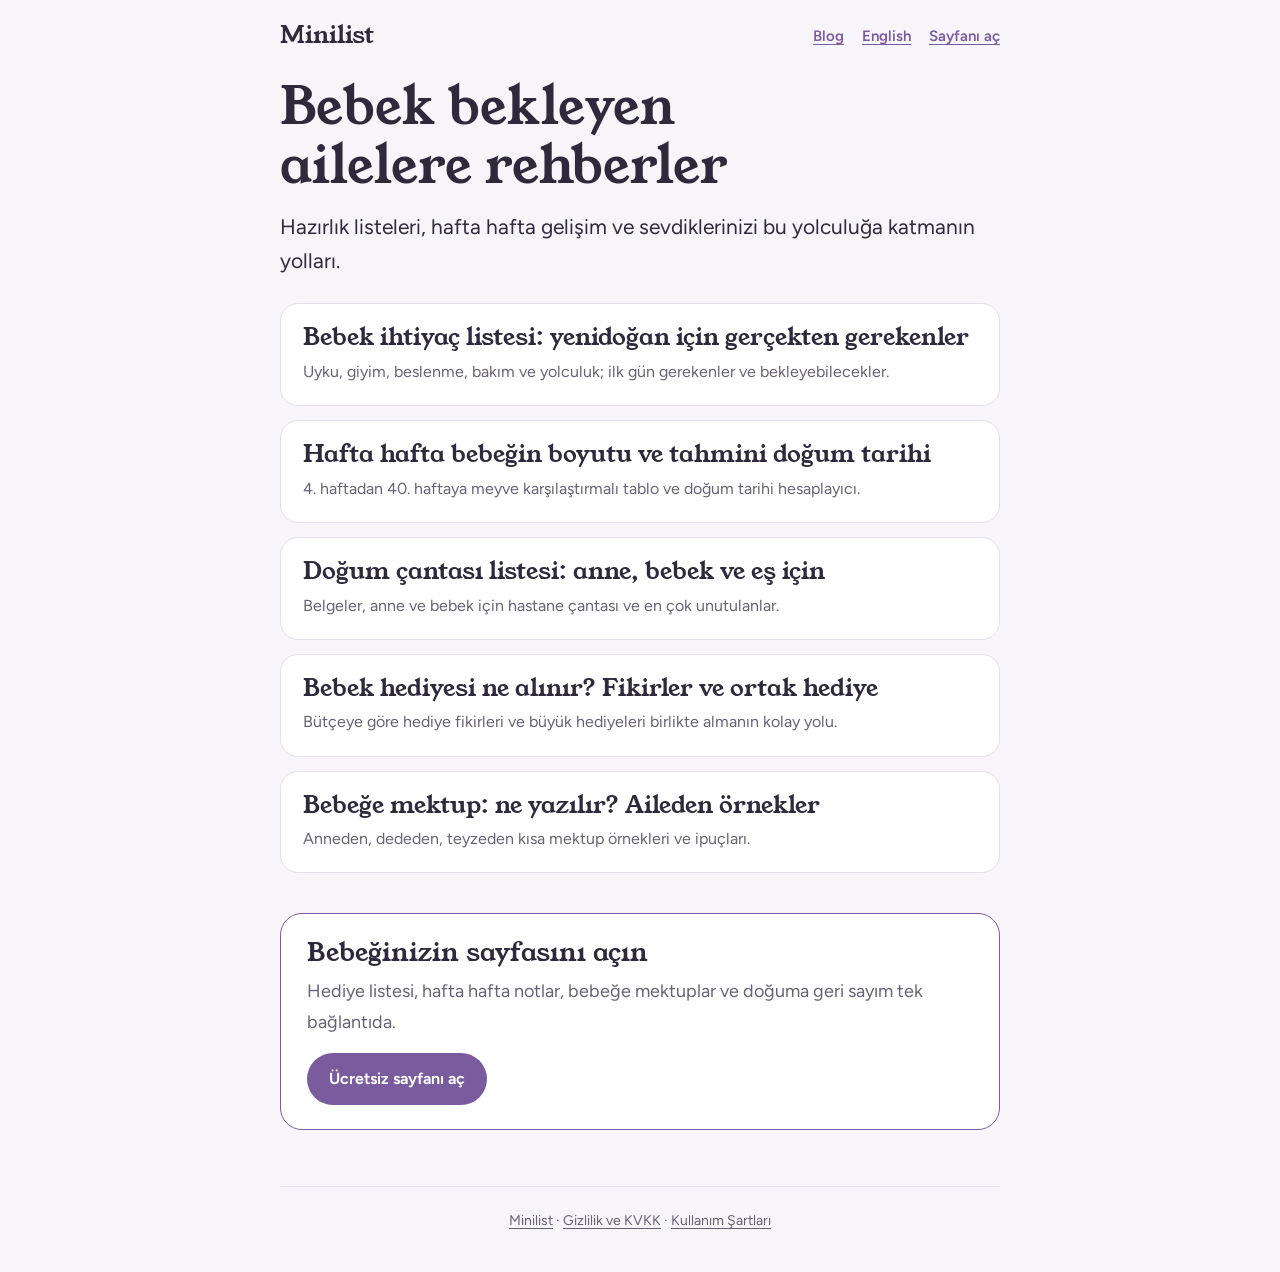
<file: blog/index.html>
<!DOCTYPE html>
<html lang="tr"><head><meta charset="UTF-8"><meta name="viewport" content="width=device-width,initial-scale=1">
<title>Blog: Hamilelik, Bebek Hazırlığı ve Aile Rehberleri | Minilist</title>
<meta name="description" content="Bebek ihtiyaç listesi, doğum çantası, hafta hafta bebeğin boyutu, bebek hediyesi fikirleri ve bebeğe mektup örnekleri. Bebek bekleyen ailelere pratik rehberler.">
<link rel="canonical" href="https://minilist-flame.vercel.app/blog">
<link rel="alternate" hreflang="tr" href="https://minilist-flame.vercel.app/blog"><link rel="alternate" hreflang="en" href="https://minilist-flame.vercel.app/en/blog"><link rel="alternate" hreflang="x-default" href="https://minilist-flame.vercel.app/blog">
<meta property="og:type" content="website"><meta property="og:title" content="Minilist Blog: Bebek bekleyen ailelere rehberler"><meta property="og:url" content="https://minilist-flame.vercel.app/blog"><meta property="og:locale" content="tr_TR">
<meta name="theme-color" content="#F7F5F9">
<link rel="stylesheet" href="/blog/blog.css">
</head><body>
<header class="top"><a class="logo" href="/">Minilist</a><nav><a href="/blog">Blog</a><a href="/en/blog" hreflang="en" lang="en">English</a><a href="/#/">Sayfanı aç</a></nav></header>
<main>
<h1>Bebek bekleyen ailelere rehberler</h1>
<p class="lead">Hazırlık listeleri, hafta hafta gelişim ve sevdiklerinizi bu yolculuğa katmanın yolları.</p>
<ul class="cards">
<li><a href="/blog/bebek-ihtiyac-listesi"><h2>Bebek ihtiyaç listesi: yenidoğan için gerçekten gerekenler</h2><p>Uyku, giyim, beslenme, bakım ve yolculuk; ilk gün gerekenler ve bekleyebilecekler.</p></a></li>
<li><a href="/blog/hafta-hafta-bebek-boyutu"><h2>Hafta hafta bebeğin boyutu ve tahmini doğum tarihi</h2><p>4. haftadan 40. haftaya meyve karşılaştırmalı tablo ve doğum tarihi hesaplayıcı.</p></a></li>
<li><a href="/blog/dogum-cantasi-listesi"><h2>Doğum çantası listesi: anne, bebek ve eş için</h2><p>Belgeler, anne ve bebek için hastane çantası ve en çok unutulanlar.</p></a></li>
<li><a href="/blog/bebek-hediyesi-ne-alinir"><h2>Bebek hediyesi ne alınır? Fikirler ve ortak hediye</h2><p>Bütçeye göre hediye fikirleri ve büyük hediyeleri birlikte almanın kolay yolu.</p></a></li>
<li><a href="/blog/bebege-mektup-ornekleri"><h2>Bebeğe mektup: ne yazılır? Aileden örnekler</h2><p>Anneden, dededen, teyzeden kısa mektup örnekleri ve ipuçları.</p></a></li>
</ul>
<section class="cta"><h2>Bebeğinizin sayfasını açın</h2><p>Hediye listesi, hafta hafta notlar, bebeğe mektuplar ve doğuma geri sayım tek bağlantıda.</p><a class="btn" href="/#/">Ücretsiz sayfanı aç</a></section>
</main>
<footer class="foot"><a href="/">Minilist</a> · <a href="/#/privacy">Gizlilik ve KVKK</a> · <a href="/#/terms">Kullanım Şartları</a></footer>
</body></html>
</file>
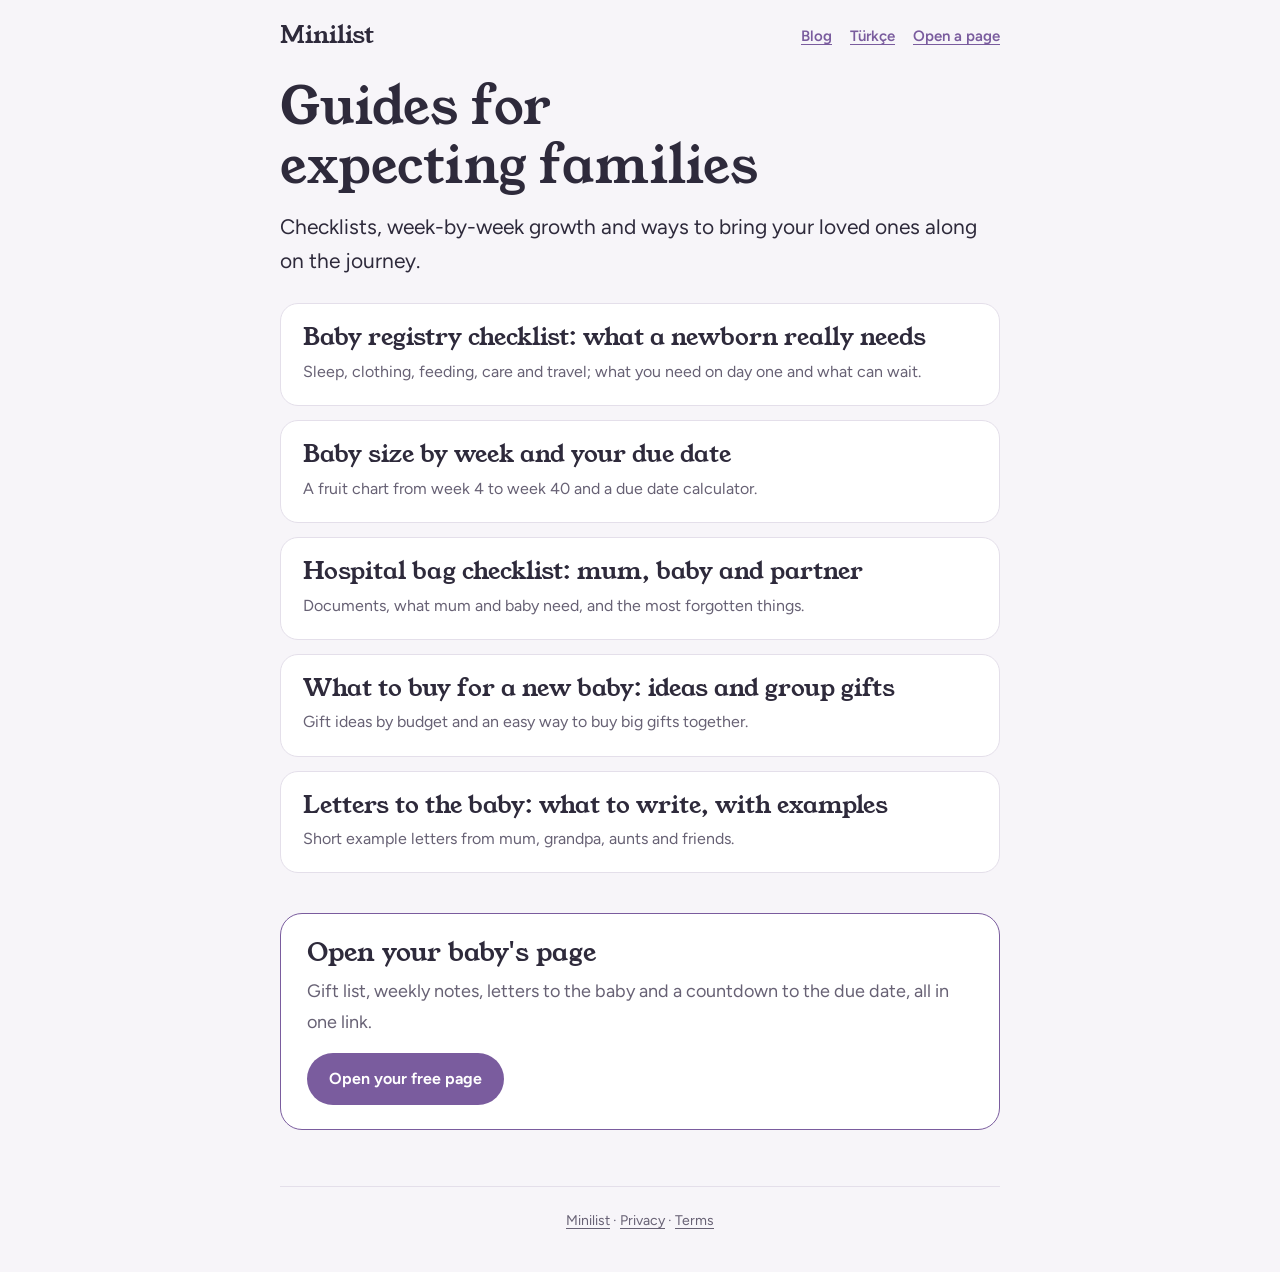
<file: en/blog/index.html>
<!DOCTYPE html>
<html lang="en"><head><meta charset="UTF-8"><meta name="viewport" content="width=device-width,initial-scale=1">
<title>Blog: Pregnancy, Getting Ready for Baby and Family Guides | Minilist</title>
<meta name="description" content="Baby registry checklist, hospital bag list, baby size by week, baby gift ideas and letters to baby. Practical guides for expecting families.">
<link rel="canonical" href="https://minilist-flame.vercel.app/en/blog">
<link rel="alternate" hreflang="en" href="https://minilist-flame.vercel.app/en/blog"><link rel="alternate" hreflang="tr" href="https://minilist-flame.vercel.app/blog"><link rel="alternate" hreflang="x-default" href="https://minilist-flame.vercel.app/blog">
<meta property="og:type" content="website"><meta property="og:title" content="Minilist Blog: Guides for expecting families"><meta property="og:url" content="https://minilist-flame.vercel.app/en/blog"><meta property="og:locale" content="en_US">
<meta name="theme-color" content="#F7F5F9">
<link rel="stylesheet" href="/blog/blog.css">
</head><body>
<header class="top"><a class="logo" href="/">Minilist</a><nav><a href="/en/blog">Blog</a><a href="/blog" hreflang="tr" lang="tr">Türkçe</a><a href="/#/">Open a page</a></nav></header>
<main>
<h1>Guides for expecting families</h1>
<p class="lead">Checklists, week-by-week growth and ways to bring your loved ones along on the journey.</p>
<ul class="cards">
<li><a href="/en/blog/baby-registry-checklist"><h2>Baby registry checklist: what a newborn really needs</h2><p>Sleep, clothing, feeding, care and travel; what you need on day one and what can wait.</p></a></li>
<li><a href="/en/blog/baby-size-by-week"><h2>Baby size by week and your due date</h2><p>A fruit chart from week 4 to week 40 and a due date calculator.</p></a></li>
<li><a href="/en/blog/hospital-bag-checklist"><h2>Hospital bag checklist: mum, baby and partner</h2><p>Documents, what mum and baby need, and the most forgotten things.</p></a></li>
<li><a href="/en/blog/baby-gift-ideas"><h2>What to buy for a new baby: ideas and group gifts</h2><p>Gift ideas by budget and an easy way to buy big gifts together.</p></a></li>
<li><a href="/en/blog/letters-to-baby"><h2>Letters to the baby: what to write, with examples</h2><p>Short example letters from mum, grandpa, aunts and friends.</p></a></li>
</ul>
<section class="cta"><h2>Open your baby's page</h2><p>Gift list, weekly notes, letters to the baby and a countdown to the due date, all in one link.</p><a class="btn" href="/#/">Open your free page</a></section>
</main>
<footer class="foot"><a href="/">Minilist</a> · <a href="/#/privacy">Privacy</a> · <a href="/#/terms">Terms</a></footer>
</body></html>
</file>
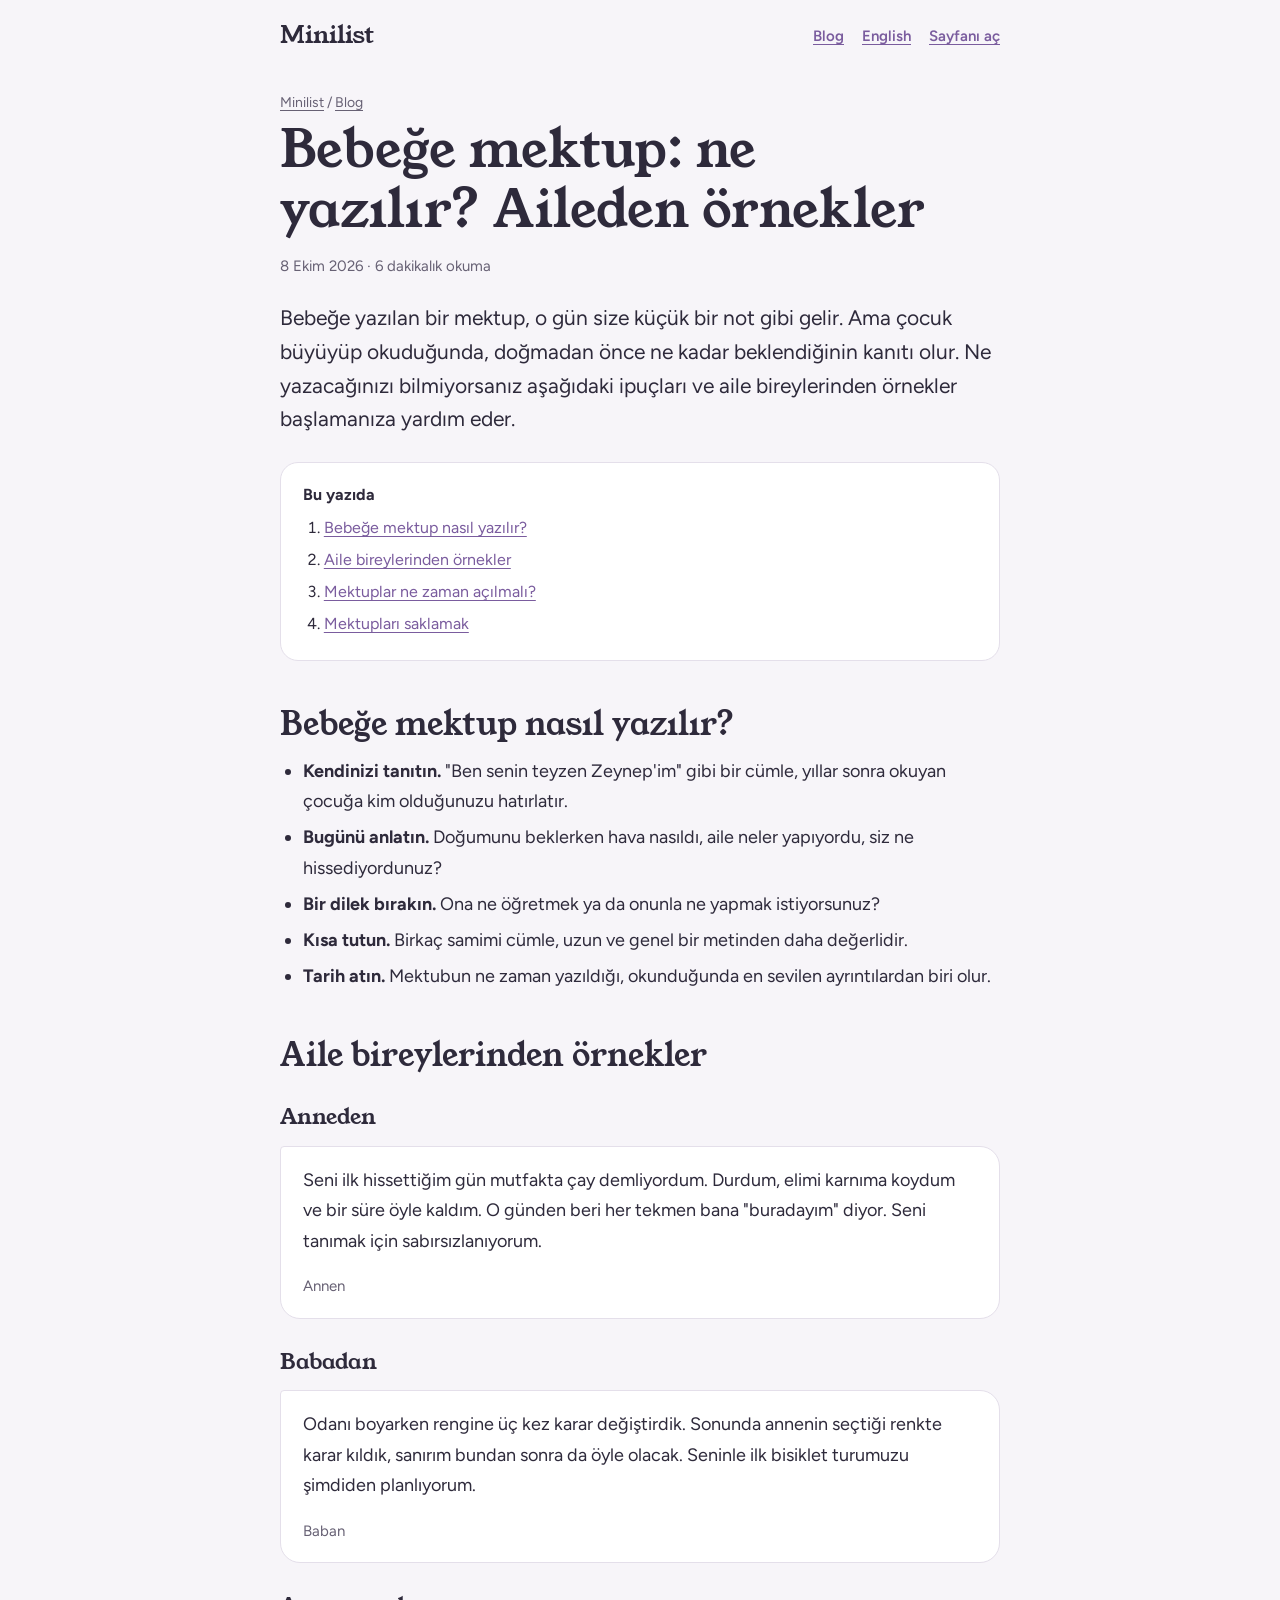
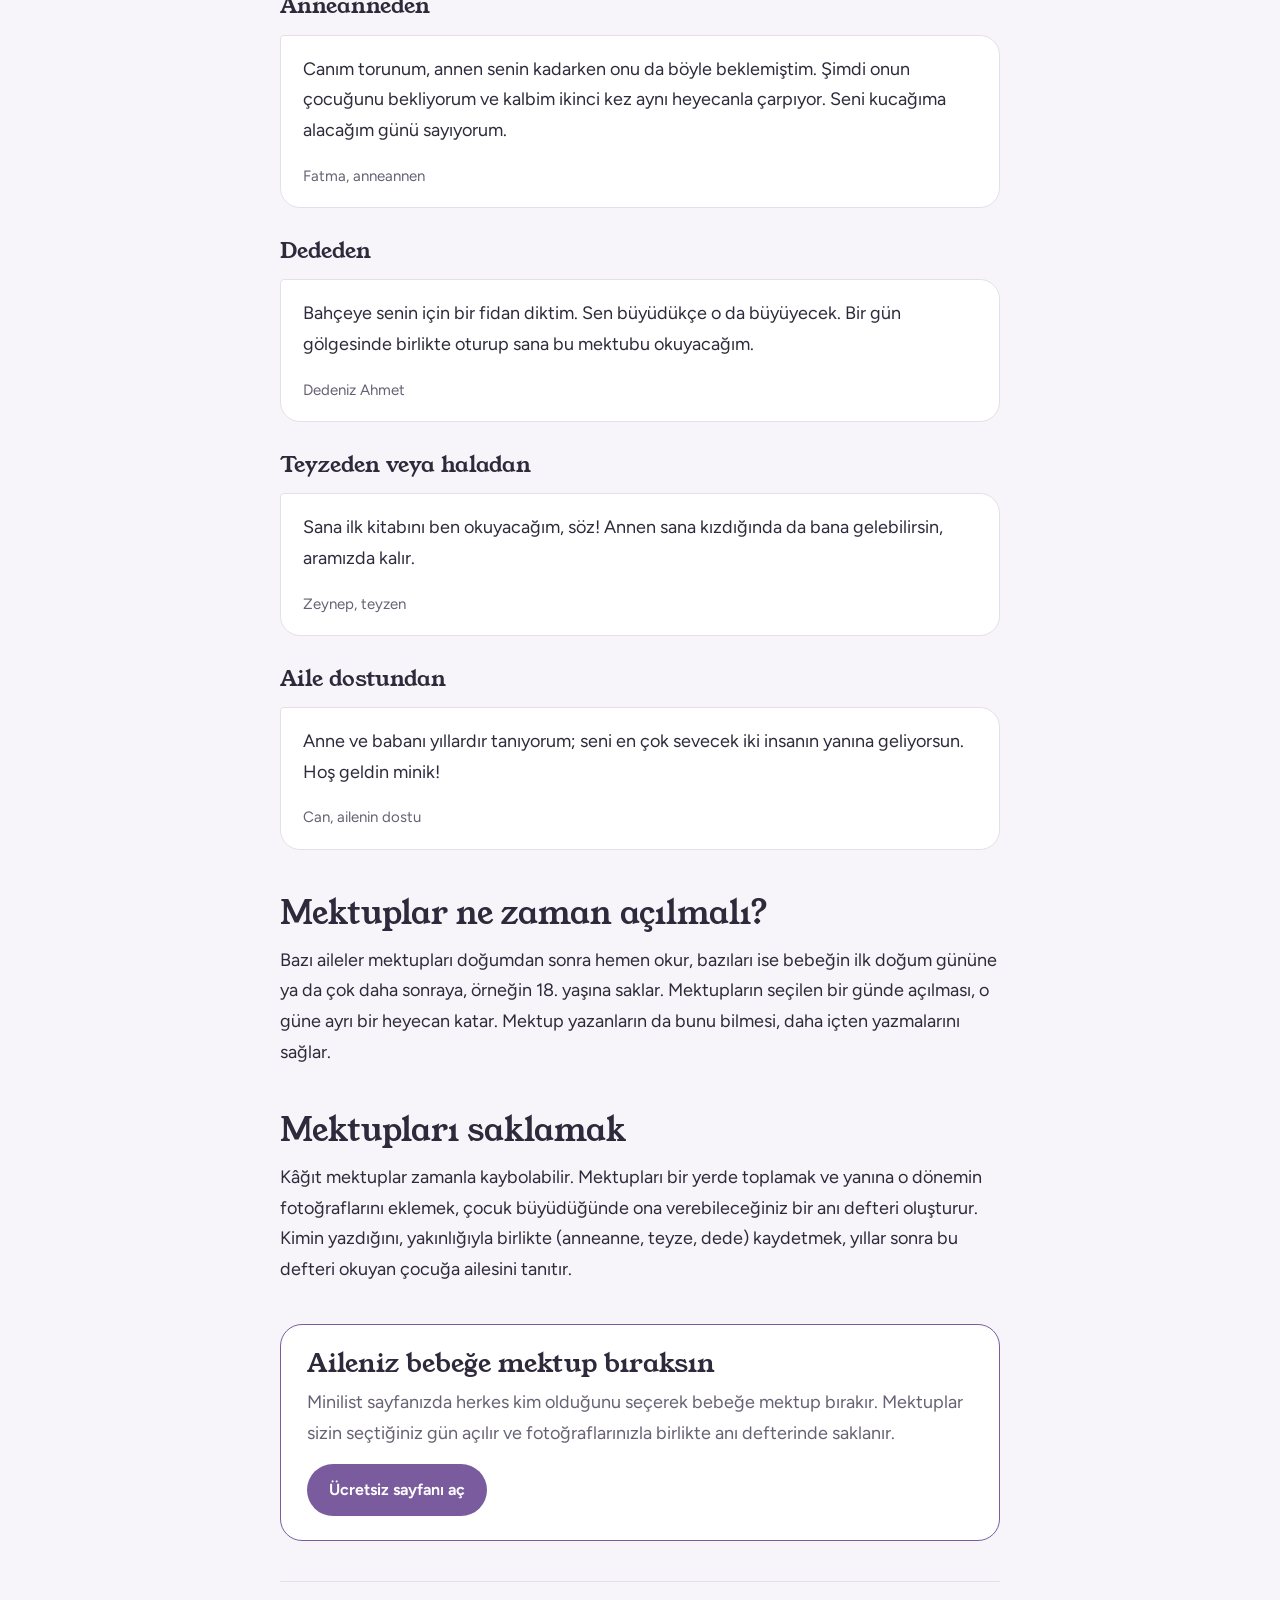
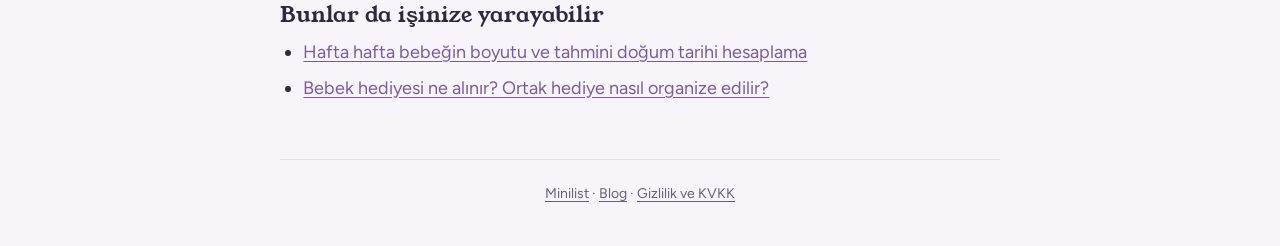
<file: blog/bebege-mektup-ornekleri.html>
<!DOCTYPE html>
<html lang="tr"><head><meta charset="UTF-8"><meta name="viewport" content="width=device-width,initial-scale=1">
<title>Bebeğe Mektup Örnekleri: Anneden, Anneanneden, Teyzeden Ne Yazılır? | Minilist</title>
<meta name="description" content="Doğmamış ya da yeni doğan bebeğe mektup nasıl yazılır? Anne, baba, anneanne, dede, teyze ve aile dostları için kısa bebeğe mektup örnekleri ve ipuçları.">
<link rel="canonical" href="https://minilist-flame.vercel.app/blog/bebege-mektup-ornekleri">
<link rel="alternate" hreflang="tr" href="https://minilist-flame.vercel.app/blog/bebege-mektup-ornekleri"><link rel="alternate" hreflang="en" href="https://minilist-flame.vercel.app/en/blog/letters-to-baby"><link rel="alternate" hreflang="x-default" href="https://minilist-flame.vercel.app/blog/bebege-mektup-ornekleri">
<meta property="og:type" content="article"><meta property="og:title" content="Bebeğe Mektup Örnekleri ve Ne Yazılır?"><meta property="og:description" content="Anneden, anneanneden, teyzeden bebeğe kısa mektup örnekleri."><meta property="og:url" content="https://minilist-flame.vercel.app/blog/bebege-mektup-ornekleri"><meta property="og:locale" content="tr_TR">
<meta name="theme-color" content="#F7F5F9">
<link rel="stylesheet" href="/blog/blog.css">
<script type="application/ld+json">{"@context":"https://schema.org","@graph":[{"@type":"Article","headline":"Bebeğe Mektup Örnekleri: Anneden, Anneanneden, Teyzeden Ne Yazılır?","description":"Bebeğe mektup nasıl yazılır? Aile bireyleri için kısa mektup örnekleri.","datePublished":"2026-10-08","dateModified":"2026-10-08","inLanguage":"tr","author":{"@type":"Organization","name":"Minilist"},"publisher":{"@type":"Organization","name":"Minilist","url":"https://minilist-flame.vercel.app/"},"mainEntityOfPage":"https://minilist-flame.vercel.app/blog/bebege-mektup-ornekleri"},{"@type":"BreadcrumbList","itemListElement":[{"@type":"ListItem","position":1,"name":"Minilist","item":"https://minilist-flame.vercel.app/"},{"@type":"ListItem","position":2,"name":"Blog","item":"https://minilist-flame.vercel.app/blog"},{"@type":"ListItem","position":3,"name":"Bebeğe mektup örnekleri"}]}]}</script>
</head><body>
<header class="top"><a class="logo" href="/">Minilist</a><nav><a href="/blog">Blog</a><a href="/en/blog/letters-to-baby" hreflang="en" lang="en">English</a><a href="/#/">Sayfanı aç</a></nav></header>
<main>
<p class="crumb"><a href="/">Minilist</a> / <a href="/blog">Blog</a></p>
<article>
<h1>Bebeğe mektup: ne yazılır? Aileden örnekler</h1>
<p class="meta">8 Ekim 2026 · 6 dakikalık okuma</p>
<p class="lead">Bebeğe yazılan bir mektup, o gün size küçük bir not gibi gelir. Ama çocuk büyüyüp okuduğunda, doğmadan önce ne kadar beklendiğinin kanıtı olur. Ne yazacağınızı bilmiyorsanız aşağıdaki ipuçları ve aile bireylerinden örnekler başlamanıza yardım eder.</p>
<nav class="toc" aria-label="İçindekiler"><b>Bu yazıda</b><ol><li><a href="#nasil">Bebeğe mektup nasıl yazılır?</a></li><li><a href="#ornekler">Aile bireylerinden örnekler</a></li><li><a href="#acilis">Mektuplar ne zaman açılmalı?</a></li><li><a href="#saklama">Mektupları saklamak</a></li></ol></nav>

<h2 id="nasil">Bebeğe mektup nasıl yazılır?</h2>
<ul>
<li><b>Kendinizi tanıtın.</b> "Ben senin teyzen Zeynep'im" gibi bir cümle, yıllar sonra okuyan çocuğa kim olduğunuzu hatırlatır.</li>
<li><b>Bugünü anlatın.</b> Doğumunu beklerken hava nasıldı, aile neler yapıyordu, siz ne hissediyordunuz?</li>
<li><b>Bir dilek bırakın.</b> Ona ne öğretmek ya da onunla ne yapmak istiyorsunuz?</li>
<li><b>Kısa tutun.</b> Birkaç samimi cümle, uzun ve genel bir metinden daha değerlidir.</li>
<li><b>Tarih atın.</b> Mektubun ne zaman yazıldığı, okunduğunda en sevilen ayrıntılardan biri olur.</li>
</ul>

<h2 id="ornekler">Aile bireylerinden örnekler</h2>
<h3>Anneden</h3>
<div class="letter"><p>Seni ilk hissettiğim gün mutfakta çay demliyordum. Durdum, elimi karnıma koydum ve bir süre öyle kaldım. O günden beri her tekmen bana "buradayım" diyor. Seni tanımak için sabırsızlanıyorum.</p><p>Annen</p></div>
<h3>Babadan</h3>
<div class="letter"><p>Odanı boyarken rengine üç kez karar değiştirdik. Sonunda annenin seçtiği renkte karar kıldık, sanırım bundan sonra da öyle olacak. Seninle ilk bisiklet turumuzu şimdiden planlıyorum.</p><p>Baban</p></div>
<h3>Anneanneden</h3>
<div class="letter"><p>Canım torunum, annen senin kadarken onu da böyle beklemiştim. Şimdi onun çocuğunu bekliyorum ve kalbim ikinci kez aynı heyecanla çarpıyor. Seni kucağıma alacağım günü sayıyorum.</p><p>Fatma, anneannen</p></div>
<h3>Dededen</h3>
<div class="letter"><p>Bahçeye senin için bir fidan diktim. Sen büyüdükçe o da büyüyecek. Bir gün gölgesinde birlikte oturup sana bu mektubu okuyacağım.</p><p>Dedeniz Ahmet</p></div>
<h3>Teyzeden veya haladan</h3>
<div class="letter"><p>Sana ilk kitabını ben okuyacağım, söz! Annen sana kızdığında da bana gelebilirsin, aramızda kalır.</p><p>Zeynep, teyzen</p></div>
<h3>Aile dostundan</h3>
<div class="letter"><p>Anne ve babanı yıllardır tanıyorum; seni en çok sevecek iki insanın yanına geliyorsun. Hoş geldin minik!</p><p>Can, ailenin dostu</p></div>

<h2 id="acilis">Mektuplar ne zaman açılmalı?</h2>
<p>Bazı aileler mektupları doğumdan sonra hemen okur, bazıları ise bebeğin ilk doğum gününe ya da çok daha sonraya, örneğin 18. yaşına saklar. Mektupların seçilen bir günde açılması, o güne ayrı bir heyecan katar. Mektup yazanların da bunu bilmesi, daha içten yazmalarını sağlar.</p>

<h2 id="saklama">Mektupları saklamak</h2>
<p>Kâğıt mektuplar zamanla kaybolabilir. Mektupları bir yerde toplamak ve yanına o dönemin fotoğraflarını eklemek, çocuk büyüdüğünde ona verebileceğiniz bir anı defteri oluşturur. Kimin yazdığını, yakınlığıyla birlikte (anneanne, teyze, dede) kaydetmek, yıllar sonra bu defteri okuyan çocuğa ailesini tanıtır.</p>
</article>

<section class="cta"><h2>Aileniz bebeğe mektup bıraksın</h2><p>Minilist sayfanızda herkes kim olduğunu seçerek bebeğe mektup bırakır. Mektuplar sizin seçtiğiniz gün açılır ve fotoğraflarınızla birlikte anı defterinde saklanır.</p><a class="btn" href="/#/">Ücretsiz sayfanı aç</a></section>

<section class="rel"><h2>Bunlar da işinize yarayabilir</h2><ul><li><a href="/blog/hafta-hafta-bebek-boyutu">Hafta hafta bebeğin boyutu ve tahmini doğum tarihi hesaplama</a></li><li><a href="/blog/bebek-hediyesi-ne-alinir">Bebek hediyesi ne alınır? Ortak hediye nasıl organize edilir?</a></li></ul></section>
</main>
<footer class="foot"><a href="/">Minilist</a> · <a href="/blog">Blog</a> · <a href="/#/privacy">Gizlilik ve KVKK</a></footer>
</body></html>
</file>
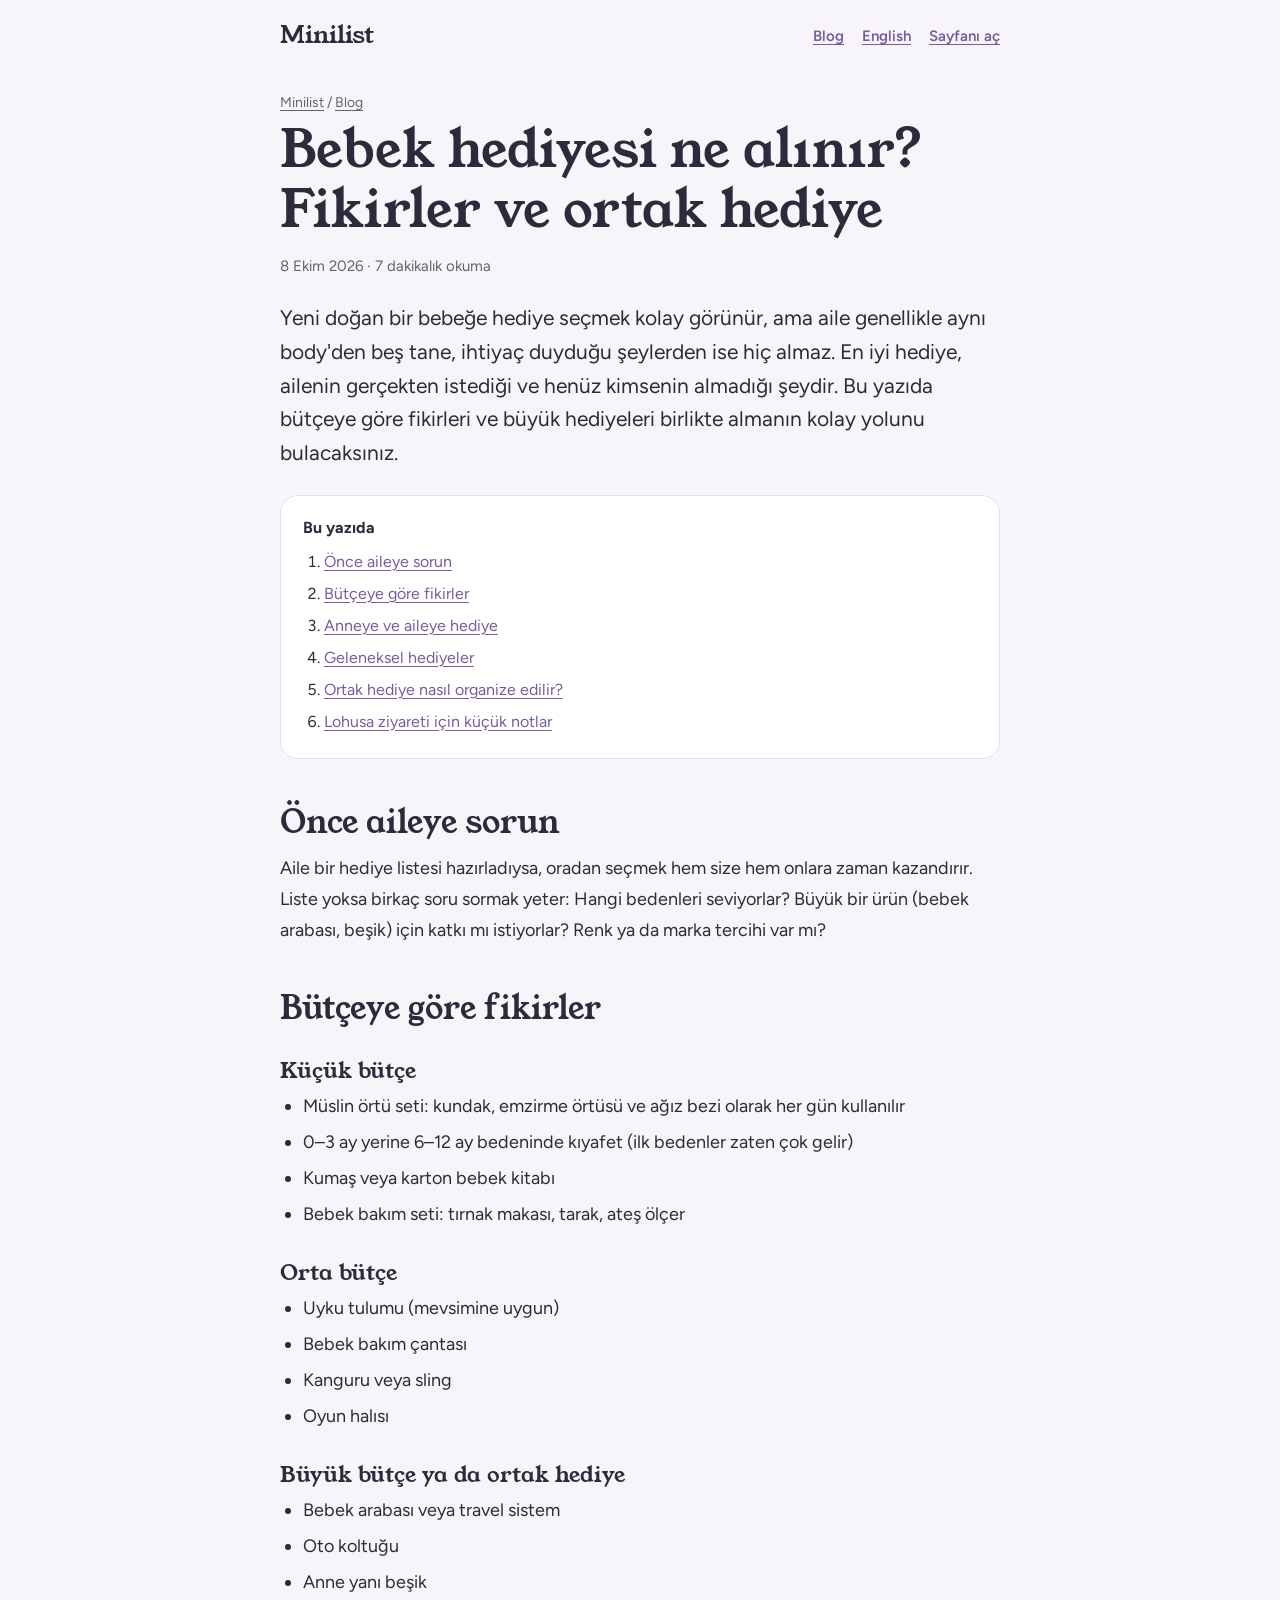
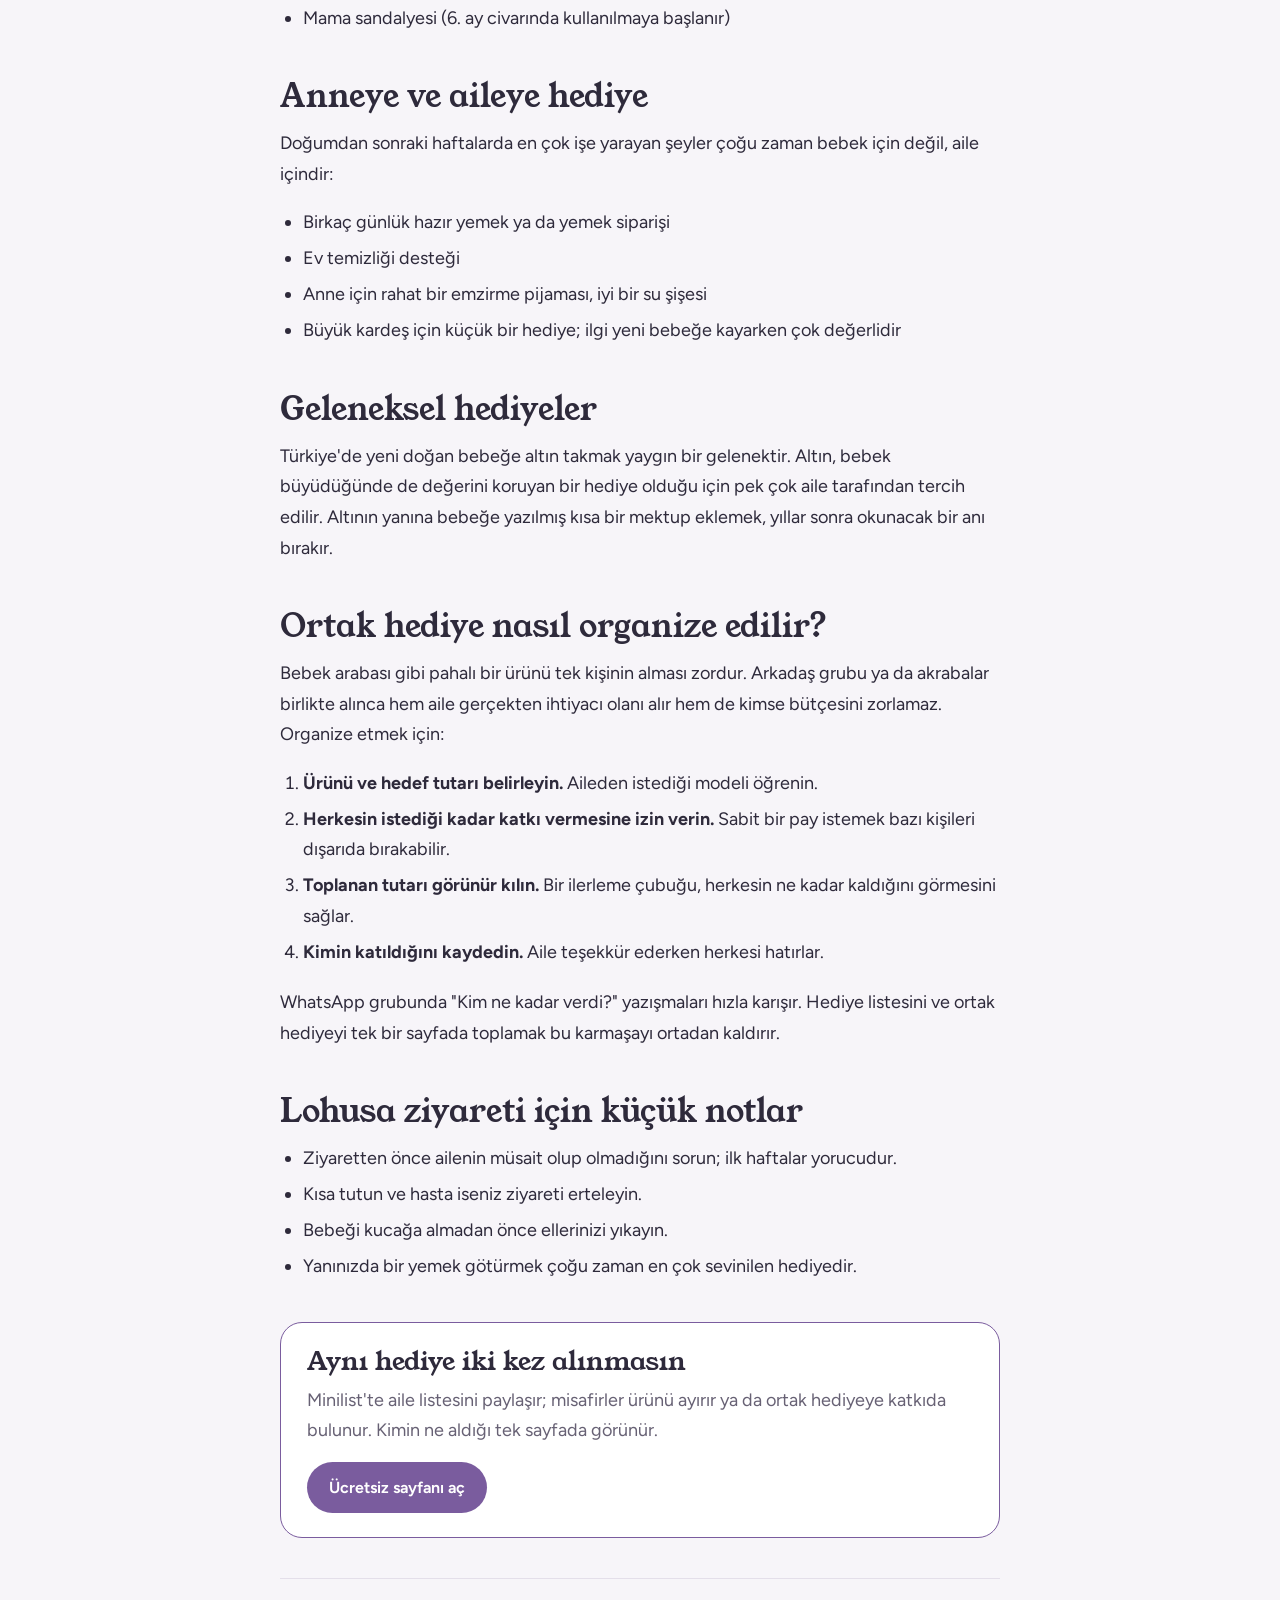
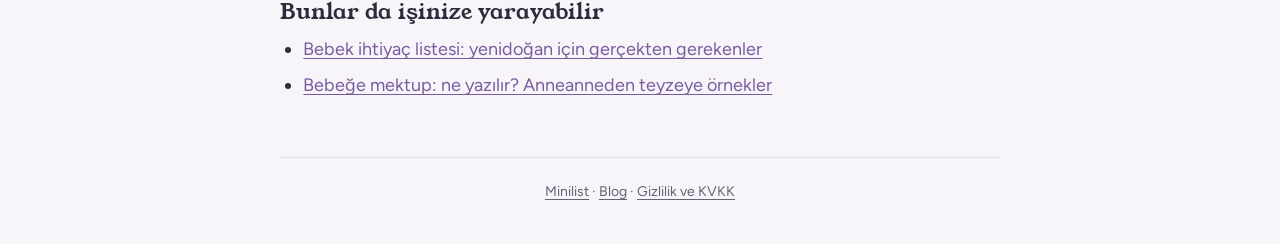
<file: blog/bebek-hediyesi-ne-alinir.html>
<!DOCTYPE html>
<html lang="tr"><head><meta charset="UTF-8"><meta name="viewport" content="width=device-width,initial-scale=1">
<title>Bebek Hediyesi Ne Alınır? Yeni Doğan Hediye Fikirleri ve Ortak Hediye | Minilist</title>
<meta name="description" content="Yeni doğan bebeğe ve aileye ne hediye alınır? Bütçeye göre fikirler, baby shower ve lohusa ziyareti için öneriler, ortak hediye organize etmenin kolay yolu.">
<link rel="canonical" href="https://minilist-flame.vercel.app/blog/bebek-hediyesi-ne-alinir">
<link rel="alternate" hreflang="tr" href="https://minilist-flame.vercel.app/blog/bebek-hediyesi-ne-alinir"><link rel="alternate" hreflang="en" href="https://minilist-flame.vercel.app/en/blog/baby-gift-ideas"><link rel="alternate" hreflang="x-default" href="https://minilist-flame.vercel.app/blog/bebek-hediyesi-ne-alinir">
<meta property="og:type" content="article"><meta property="og:title" content="Bebek Hediyesi Ne Alınır? Fikirler ve Ortak Hediye"><meta property="og:description" content="Bütçeye göre bebek hediyesi fikirleri ve aynı hediyenin iki kez alınmasını önlemenin yolu."><meta property="og:url" content="https://minilist-flame.vercel.app/blog/bebek-hediyesi-ne-alinir"><meta property="og:locale" content="tr_TR">
<meta name="theme-color" content="#F7F5F9">
<link rel="stylesheet" href="/blog/blog.css">
<script type="application/ld+json">{"@context":"https://schema.org","@graph":[{"@type":"Article","headline":"Bebek Hediyesi Ne Alınır? Yeni Doğan Hediye Fikirleri ve Ortak Hediye","description":"Yeni doğan bebeğe ve aileye ne hediye alınır? Bütçeye göre fikirler ve ortak hediye.","datePublished":"2026-10-08","dateModified":"2026-10-08","inLanguage":"tr","author":{"@type":"Organization","name":"Minilist"},"publisher":{"@type":"Organization","name":"Minilist","url":"https://minilist-flame.vercel.app/"},"mainEntityOfPage":"https://minilist-flame.vercel.app/blog/bebek-hediyesi-ne-alinir"},{"@type":"BreadcrumbList","itemListElement":[{"@type":"ListItem","position":1,"name":"Minilist","item":"https://minilist-flame.vercel.app/"},{"@type":"ListItem","position":2,"name":"Blog","item":"https://minilist-flame.vercel.app/blog"},{"@type":"ListItem","position":3,"name":"Bebek hediyesi ne alınır"}]}]}</script>
</head><body>
<header class="top"><a class="logo" href="/">Minilist</a><nav><a href="/blog">Blog</a><a href="/en/blog/baby-gift-ideas" hreflang="en" lang="en">English</a><a href="/#/">Sayfanı aç</a></nav></header>
<main>
<p class="crumb"><a href="/">Minilist</a> / <a href="/blog">Blog</a></p>
<article>
<h1>Bebek hediyesi ne alınır? Fikirler ve ortak hediye</h1>
<p class="meta">8 Ekim 2026 · 7 dakikalık okuma</p>
<p class="lead">Yeni doğan bir bebeğe hediye seçmek kolay görünür, ama aile genellikle aynı body'den beş tane, ihtiyaç duyduğu şeylerden ise hiç almaz. En iyi hediye, ailenin gerçekten istediği ve henüz kimsenin almadığı şeydir. Bu yazıda bütçeye göre fikirleri ve büyük hediyeleri birlikte almanın kolay yolunu bulacaksınız.</p>
<nav class="toc" aria-label="İçindekiler"><b>Bu yazıda</b><ol><li><a href="#once-sor">Önce aileye sorun</a></li><li><a href="#butce">Bütçeye göre fikirler</a></li><li><a href="#anneye">Anneye ve aileye hediye</a></li><li><a href="#gelenek">Geleneksel hediyeler</a></li><li><a href="#ortak">Ortak hediye nasıl organize edilir?</a></li><li><a href="#ziyaret">Lohusa ziyareti için küçük notlar</a></li></ol></nav>

<h2 id="once-sor">Önce aileye sorun</h2>
<p>Aile bir hediye listesi hazırladıysa, oradan seçmek hem size hem onlara zaman kazandırır. Liste yoksa birkaç soru sormak yeter: Hangi bedenleri seviyorlar? Büyük bir ürün (bebek arabası, beşik) için katkı mı istiyorlar? Renk ya da marka tercihi var mı?</p>

<h2 id="butce">Bütçeye göre fikirler</h2>
<h3>Küçük bütçe</h3>
<ul>
<li>Müslin örtü seti: kundak, emzirme örtüsü ve ağız bezi olarak her gün kullanılır</li>
<li>0–3 ay yerine 6–12 ay bedeninde kıyafet (ilk bedenler zaten çok gelir)</li>
<li>Kumaş veya karton bebek kitabı</li>
<li>Bebek bakım seti: tırnak makası, tarak, ateş ölçer</li>
</ul>
<h3>Orta bütçe</h3>
<ul>
<li>Uyku tulumu (mevsimine uygun)</li>
<li>Bebek bakım çantası</li>
<li>Kanguru veya sling</li>
<li>Oyun halısı</li>
</ul>
<h3>Büyük bütçe ya da ortak hediye</h3>
<ul>
<li>Bebek arabası veya travel sistem</li>
<li>Oto koltuğu</li>
<li>Anne yanı beşik</li>
<li>Mama sandalyesi (6. ay civarında kullanılmaya başlanır)</li>
</ul>

<h2 id="anneye">Anneye ve aileye hediye</h2>
<p>Doğumdan sonraki haftalarda en çok işe yarayan şeyler çoğu zaman bebek için değil, aile içindir:</p>
<ul>
<li>Birkaç günlük hazır yemek ya da yemek siparişi</li>
<li>Ev temizliği desteği</li>
<li>Anne için rahat bir emzirme pijaması, iyi bir su şişesi</li>
<li>Büyük kardeş için küçük bir hediye; ilgi yeni bebeğe kayarken çok değerlidir</li>
</ul>

<h2 id="gelenek">Geleneksel hediyeler</h2>
<p>Türkiye'de yeni doğan bebeğe altın takmak yaygın bir gelenektir. Altın, bebek büyüdüğünde de değerini koruyan bir hediye olduğu için pek çok aile tarafından tercih edilir. Altının yanına bebeğe yazılmış kısa bir mektup eklemek, yıllar sonra okunacak bir anı bırakır.</p>

<h2 id="ortak">Ortak hediye nasıl organize edilir?</h2>
<p>Bebek arabası gibi pahalı bir ürünü tek kişinin alması zordur. Arkadaş grubu ya da akrabalar birlikte alınca hem aile gerçekten ihtiyacı olanı alır hem de kimse bütçesini zorlamaz. Organize etmek için:</p>
<ol>
<li><b>Ürünü ve hedef tutarı belirleyin.</b> Aileden istediği modeli öğrenin.</li>
<li><b>Herkesin istediği kadar katkı vermesine izin verin.</b> Sabit bir pay istemek bazı kişileri dışarıda bırakabilir.</li>
<li><b>Toplanan tutarı görünür kılın.</b> Bir ilerleme çubuğu, herkesin ne kadar kaldığını görmesini sağlar.</li>
<li><b>Kimin katıldığını kaydedin.</b> Aile teşekkür ederken herkesi hatırlar.</li>
</ol>
<p>WhatsApp grubunda "Kim ne kadar verdi?" yazışmaları hızla karışır. Hediye listesini ve ortak hediyeyi tek bir sayfada toplamak bu karmaşayı ortadan kaldırır.</p>

<h2 id="ziyaret">Lohusa ziyareti için küçük notlar</h2>
<ul>
<li>Ziyaretten önce ailenin müsait olup olmadığını sorun; ilk haftalar yorucudur.</li>
<li>Kısa tutun ve hasta iseniz ziyareti erteleyin.</li>
<li>Bebeği kucağa almadan önce ellerinizi yıkayın.</li>
<li>Yanınızda bir yemek götürmek çoğu zaman en çok sevinilen hediyedir.</li>
</ul>
</article>

<section class="cta"><h2>Aynı hediye iki kez alınmasın</h2><p>Minilist'te aile listesini paylaşır; misafirler ürünü ayırır ya da ortak hediyeye katkıda bulunur. Kimin ne aldığı tek sayfada görünür.</p><a class="btn" href="/#/">Ücretsiz sayfanı aç</a></section>

<section class="rel"><h2>Bunlar da işinize yarayabilir</h2><ul><li><a href="/blog/bebek-ihtiyac-listesi">Bebek ihtiyaç listesi: yenidoğan için gerçekten gerekenler</a></li><li><a href="/blog/bebege-mektup-ornekleri">Bebeğe mektup: ne yazılır? Anneanneden teyzeye örnekler</a></li></ul></section>
</main>
<footer class="foot"><a href="/">Minilist</a> · <a href="/blog">Blog</a> · <a href="/#/privacy">Gizlilik ve KVKK</a></footer>
</body></html>
</file>
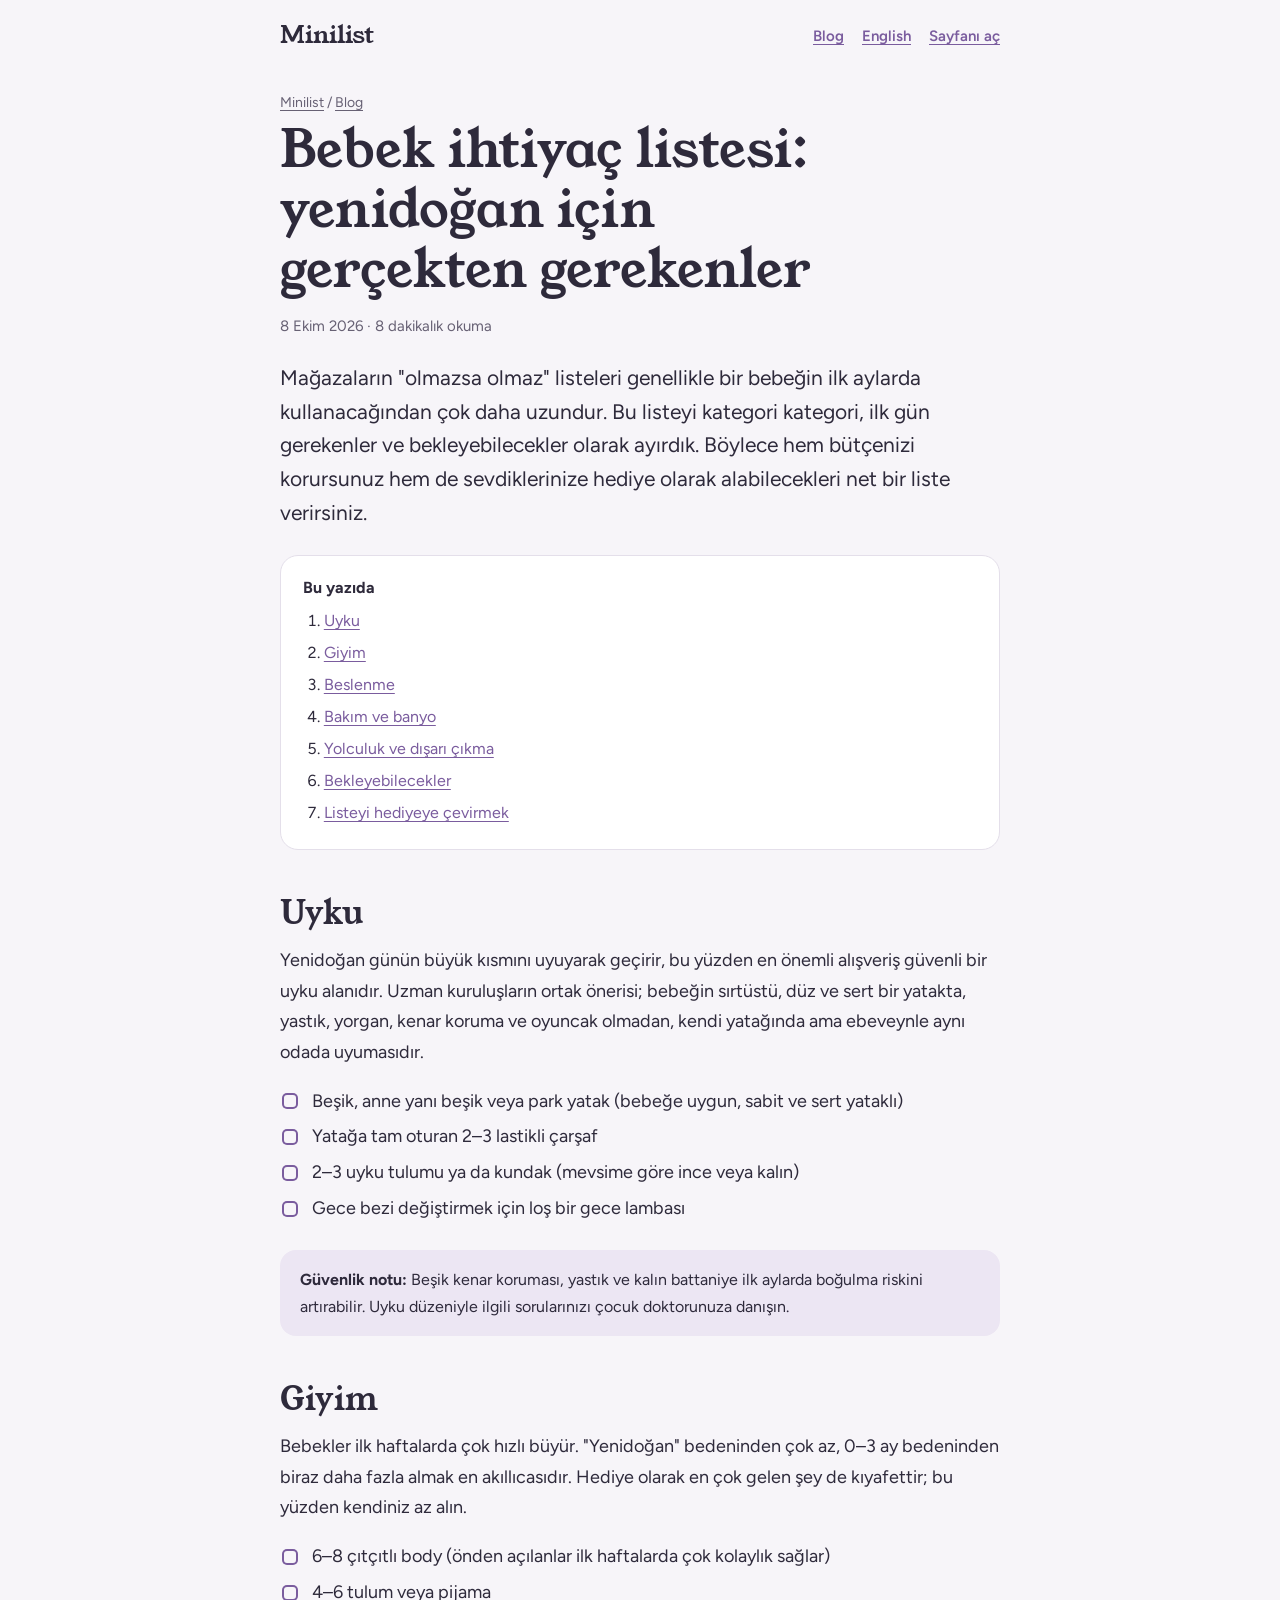
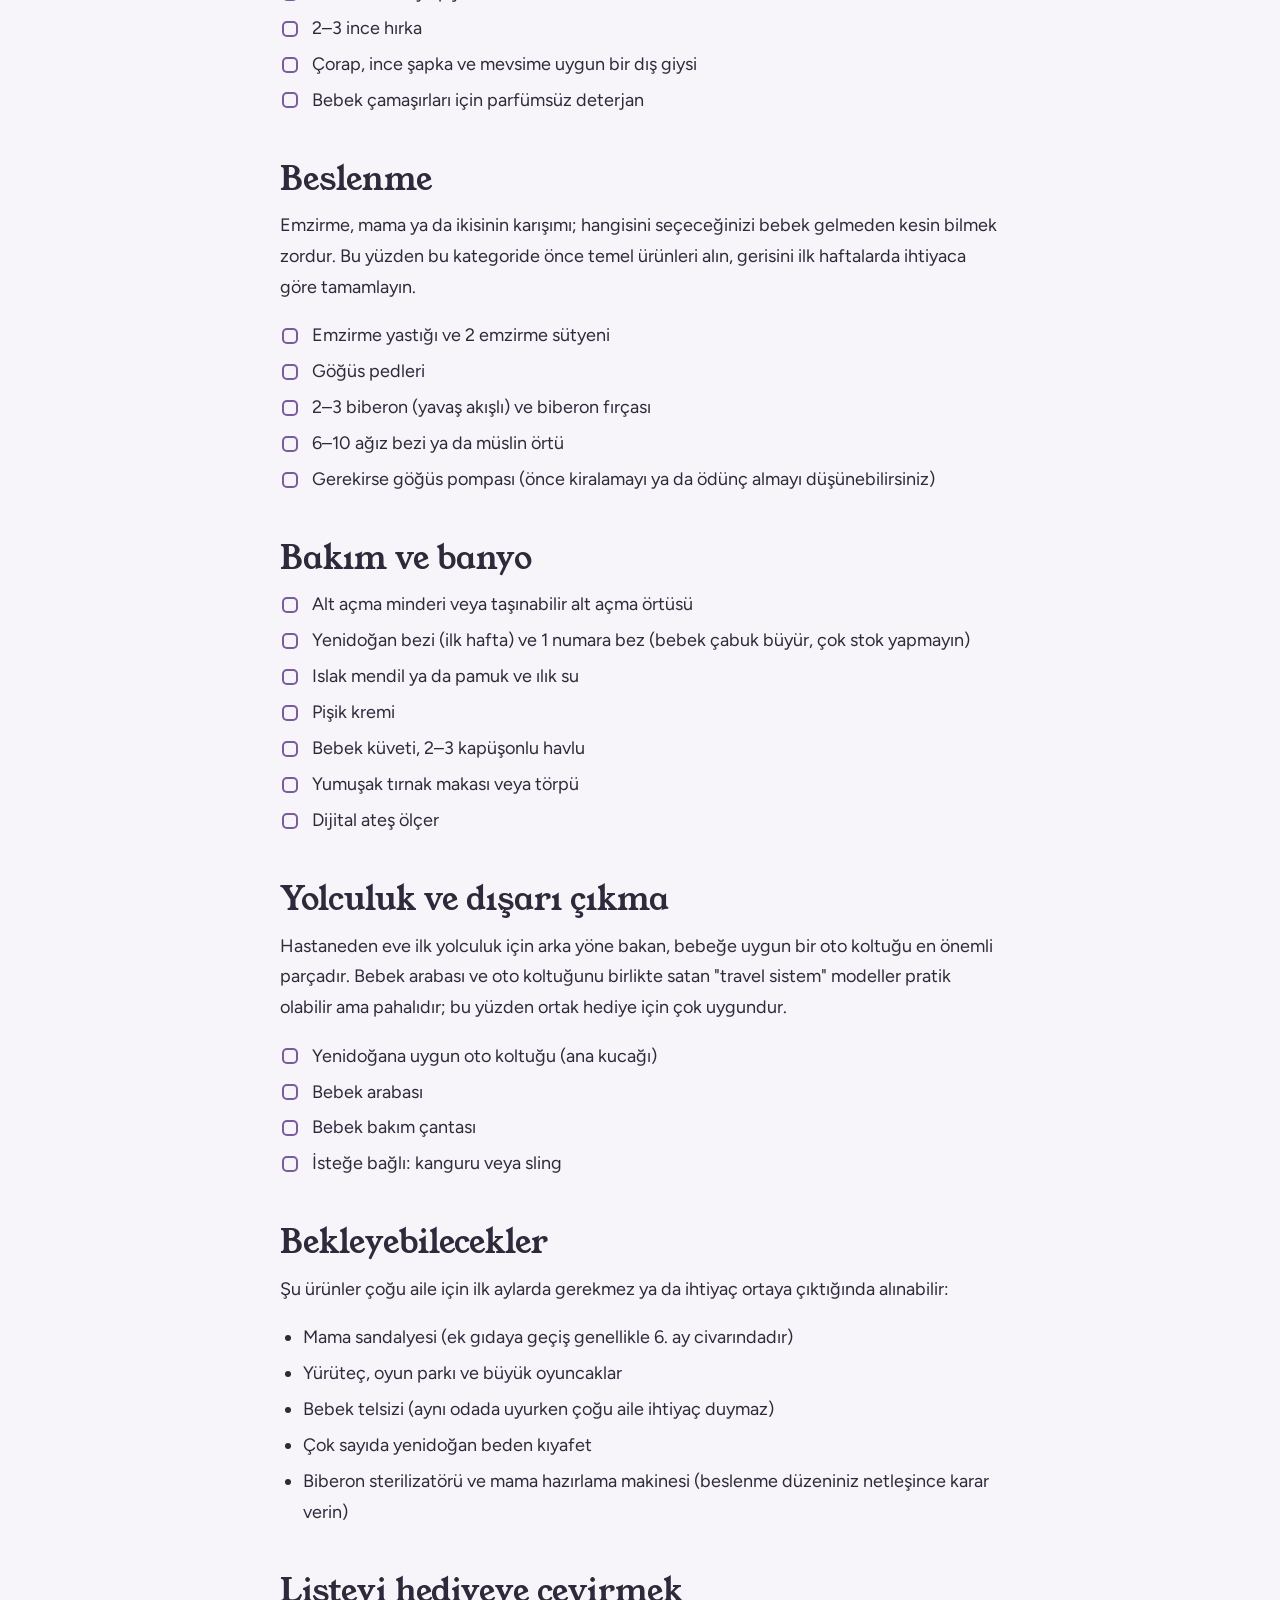
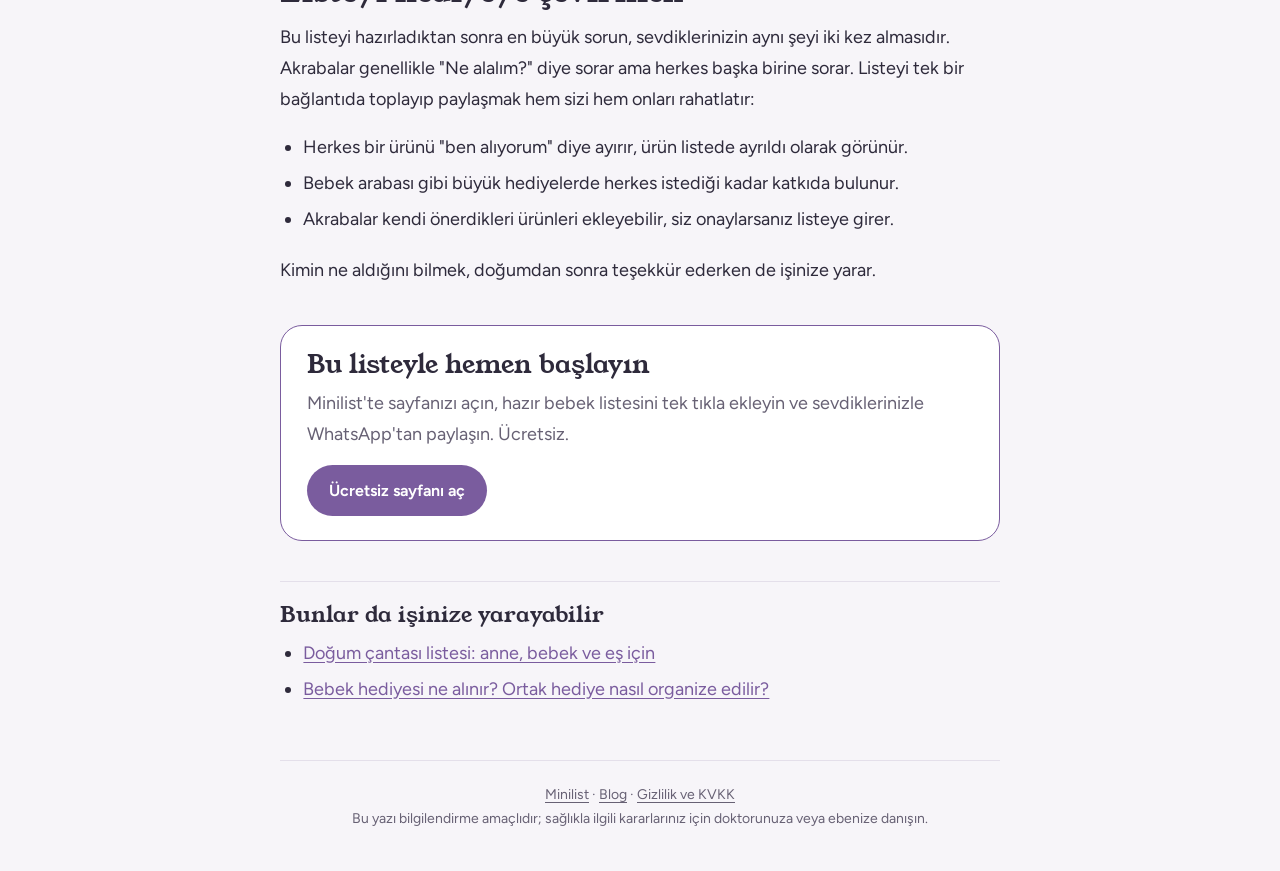
<file: blog/bebek-ihtiyac-listesi.html>
<!DOCTYPE html>
<html lang="tr"><head><meta charset="UTF-8"><meta name="viewport" content="width=device-width,initial-scale=1">
<title>Bebek İhtiyaç Listesi 2026: Yenidoğan İçin Gerçekten Gerekenler | Minilist</title>
<meta name="description" content="Yenidoğan bebek ihtiyaç listesi: uyku, giyim, beslenme, bakım ve yolculuk için gerçekten gerekenler, ilk aylarda beklenebilecekler ve ailenin alabileceği hediyeler.">
<link rel="canonical" href="https://minilist-flame.vercel.app/blog/bebek-ihtiyac-listesi">
<link rel="alternate" hreflang="tr" href="https://minilist-flame.vercel.app/blog/bebek-ihtiyac-listesi"><link rel="alternate" hreflang="en" href="https://minilist-flame.vercel.app/en/blog/baby-registry-checklist"><link rel="alternate" hreflang="x-default" href="https://minilist-flame.vercel.app/blog/bebek-ihtiyac-listesi">
<meta property="og:type" content="article"><meta property="og:title" content="Bebek İhtiyaç Listesi: Yenidoğan İçin Gerçekten Gerekenler"><meta property="og:description" content="Kategori kategori yenidoğan ihtiyaç listesi ve neyi ertelemeniz gerektiği."><meta property="og:url" content="https://minilist-flame.vercel.app/blog/bebek-ihtiyac-listesi"><meta property="og:locale" content="tr_TR">
<meta name="theme-color" content="#F7F5F9">
<link rel="stylesheet" href="/blog/blog.css">
<script type="application/ld+json">{"@context":"https://schema.org","@graph":[{"@type":"Article","headline":"Bebek İhtiyaç Listesi 2026: Yenidoğan İçin Gerçekten Gerekenler","description":"Yenidoğan bebek ihtiyaç listesi: uyku, giyim, beslenme, bakım ve yolculuk için gerçekten gerekenler.","datePublished":"2026-10-08","dateModified":"2026-10-08","inLanguage":"tr","author":{"@type":"Organization","name":"Minilist"},"publisher":{"@type":"Organization","name":"Minilist","url":"https://minilist-flame.vercel.app/"},"mainEntityOfPage":"https://minilist-flame.vercel.app/blog/bebek-ihtiyac-listesi"},{"@type":"BreadcrumbList","itemListElement":[{"@type":"ListItem","position":1,"name":"Minilist","item":"https://minilist-flame.vercel.app/"},{"@type":"ListItem","position":2,"name":"Blog","item":"https://minilist-flame.vercel.app/blog"},{"@type":"ListItem","position":3,"name":"Bebek ihtiyaç listesi"}]}]}</script>
</head><body>
<header class="top"><a class="logo" href="/">Minilist</a><nav><a href="/blog">Blog</a><a href="/en/blog/baby-registry-checklist" hreflang="en" lang="en">English</a><a href="/#/">Sayfanı aç</a></nav></header>
<main>
<p class="crumb"><a href="/">Minilist</a> / <a href="/blog">Blog</a></p>
<article>
<h1>Bebek ihtiyaç listesi: yenidoğan için gerçekten gerekenler</h1>
<p class="meta">8 Ekim 2026 · 8 dakikalık okuma</p>
<p class="lead">Mağazaların "olmazsa olmaz" listeleri genellikle bir bebeğin ilk aylarda kullanacağından çok daha uzundur. Bu listeyi kategori kategori, ilk gün gerekenler ve bekleyebilecekler olarak ayırdık. Böylece hem bütçenizi korursunuz hem de sevdiklerinize hediye olarak alabilecekleri net bir liste verirsiniz.</p>
<nav class="toc" aria-label="İçindekiler"><b>Bu yazıda</b><ol><li><a href="#uyku">Uyku</a></li><li><a href="#giyim">Giyim</a></li><li><a href="#beslenme">Beslenme</a></li><li><a href="#bakim">Bakım ve banyo</a></li><li><a href="#yolculuk">Yolculuk ve dışarı çıkma</a></li><li><a href="#bekleyebilir">Bekleyebilecekler</a></li><li><a href="#hediye">Listeyi hediyeye çevirmek</a></li></ol></nav>

<h2 id="uyku">Uyku</h2>
<p>Yenidoğan günün büyük kısmını uyuyarak geçirir, bu yüzden en önemli alışveriş güvenli bir uyku alanıdır. Uzman kuruluşların ortak önerisi; bebeğin sırtüstü, düz ve sert bir yatakta, yastık, yorgan, kenar koruma ve oyuncak olmadan, kendi yatağında ama ebeveynle aynı odada uyumasıdır.</p>
<ul class="check">
<li>Beşik, anne yanı beşik veya park yatak (bebeğe uygun, sabit ve sert yataklı)</li>
<li>Yatağa tam oturan 2–3 lastikli çarşaf</li>
<li>2–3 uyku tulumu ya da kundak (mevsime göre ince veya kalın)</li>
<li>Gece bezi değiştirmek için loş bir gece lambası</li>
</ul>
<div class="note"><b>Güvenlik notu:</b> Beşik kenar koruması, yastık ve kalın battaniye ilk aylarda boğulma riskini artırabilir. Uyku düzeniyle ilgili sorularınızı çocuk doktorunuza danışın.</div>

<h2 id="giyim">Giyim</h2>
<p>Bebekler ilk haftalarda çok hızlı büyür. "Yenidoğan" bedeninden çok az, 0–3 ay bedeninden biraz daha fazla almak en akıllıcasıdır. Hediye olarak en çok gelen şey de kıyafettir; bu yüzden kendiniz az alın.</p>
<ul class="check">
<li>6–8 çıtçıtlı body (önden açılanlar ilk haftalarda çok kolaylık sağlar)</li>
<li>4–6 tulum veya pijama</li>
<li>2–3 ince hırka</li>
<li>Çorap, ince şapka ve mevsime uygun bir dış giysi</li>
<li>Bebek çamaşırları için parfümsüz deterjan</li>
</ul>

<h2 id="beslenme">Beslenme</h2>
<p>Emzirme, mama ya da ikisinin karışımı; hangisini seçeceğinizi bebek gelmeden kesin bilmek zordur. Bu yüzden bu kategoride önce temel ürünleri alın, gerisini ilk haftalarda ihtiyaca göre tamamlayın.</p>
<ul class="check">
<li>Emzirme yastığı ve 2 emzirme sütyeni</li>
<li>Göğüs pedleri</li>
<li>2–3 biberon (yavaş akışlı) ve biberon fırçası</li>
<li>6–10 ağız bezi ya da müslin örtü</li>
<li>Gerekirse göğüs pompası (önce kiralamayı ya da ödünç almayı düşünebilirsiniz)</li>
</ul>

<h2 id="bakim">Bakım ve banyo</h2>
<ul class="check">
<li>Alt açma minderi veya taşınabilir alt açma örtüsü</li>
<li>Yenidoğan bezi (ilk hafta) ve 1 numara bez (bebek çabuk büyür, çok stok yapmayın)</li>
<li>Islak mendil ya da pamuk ve ılık su</li>
<li>Pişik kremi</li>
<li>Bebek küveti, 2–3 kapüşonlu havlu</li>
<li>Yumuşak tırnak makası veya törpü</li>
<li>Dijital ateş ölçer</li>
</ul>

<h2 id="yolculuk">Yolculuk ve dışarı çıkma</h2>
<p>Hastaneden eve ilk yolculuk için arka yöne bakan, bebeğe uygun bir oto koltuğu en önemli parçadır. Bebek arabası ve oto koltuğunu birlikte satan "travel sistem" modeller pratik olabilir ama pahalıdır; bu yüzden ortak hediye için çok uygundur.</p>
<ul class="check">
<li>Yenidoğana uygun oto koltuğu (ana kucağı)</li>
<li>Bebek arabası</li>
<li>Bebek bakım çantası</li>
<li>İsteğe bağlı: kanguru veya sling</li>
</ul>

<h2 id="bekleyebilir">Bekleyebilecekler</h2>
<p>Şu ürünler çoğu aile için ilk aylarda gerekmez ya da ihtiyaç ortaya çıktığında alınabilir:</p>
<ul>
<li>Mama sandalyesi (ek gıdaya geçiş genellikle 6. ay civarındadır)</li>
<li>Yürüteç, oyun parkı ve büyük oyuncaklar</li>
<li>Bebek telsizi (aynı odada uyurken çoğu aile ihtiyaç duymaz)</li>
<li>Çok sayıda yenidoğan beden kıyafet</li>
<li>Biberon sterilizatörü ve mama hazırlama makinesi (beslenme düzeniniz netleşince karar verin)</li>
</ul>

<h2 id="hediye">Listeyi hediyeye çevirmek</h2>
<p>Bu listeyi hazırladıktan sonra en büyük sorun, sevdiklerinizin aynı şeyi iki kez almasıdır. Akrabalar genellikle "Ne alalım?" diye sorar ama herkes başka birine sorar. Listeyi tek bir bağlantıda toplayıp paylaşmak hem sizi hem onları rahatlatır:</p>
<ul>
<li>Herkes bir ürünü "ben alıyorum" diye ayırır, ürün listede ayrıldı olarak görünür.</li>
<li>Bebek arabası gibi büyük hediyelerde herkes istediği kadar katkıda bulunur.</li>
<li>Akrabalar kendi önerdikleri ürünleri ekleyebilir, siz onaylarsanız listeye girer.</li>
</ul>
<p>Kimin ne aldığını bilmek, doğumdan sonra teşekkür ederken de işinize yarar.</p>
</article>

<section class="cta"><h2>Bu listeyle hemen başlayın</h2><p>Minilist'te sayfanızı açın, hazır bebek listesini tek tıkla ekleyin ve sevdiklerinizle WhatsApp'tan paylaşın. Ücretsiz.</p><a class="btn" href="/#/">Ücretsiz sayfanı aç</a></section>

<section class="rel"><h2>Bunlar da işinize yarayabilir</h2><ul><li><a href="/blog/dogum-cantasi-listesi">Doğum çantası listesi: anne, bebek ve eş için</a></li><li><a href="/blog/bebek-hediyesi-ne-alinir">Bebek hediyesi ne alınır? Ortak hediye nasıl organize edilir?</a></li></ul></section>
</main>
<footer class="foot"><a href="/">Minilist</a> · <a href="/blog">Blog</a> · <a href="/#/privacy">Gizlilik ve KVKK</a><br>Bu yazı bilgilendirme amaçlıdır; sağlıkla ilgili kararlarınız için doktorunuza veya ebenize danışın.</footer>
</body></html>
</file>
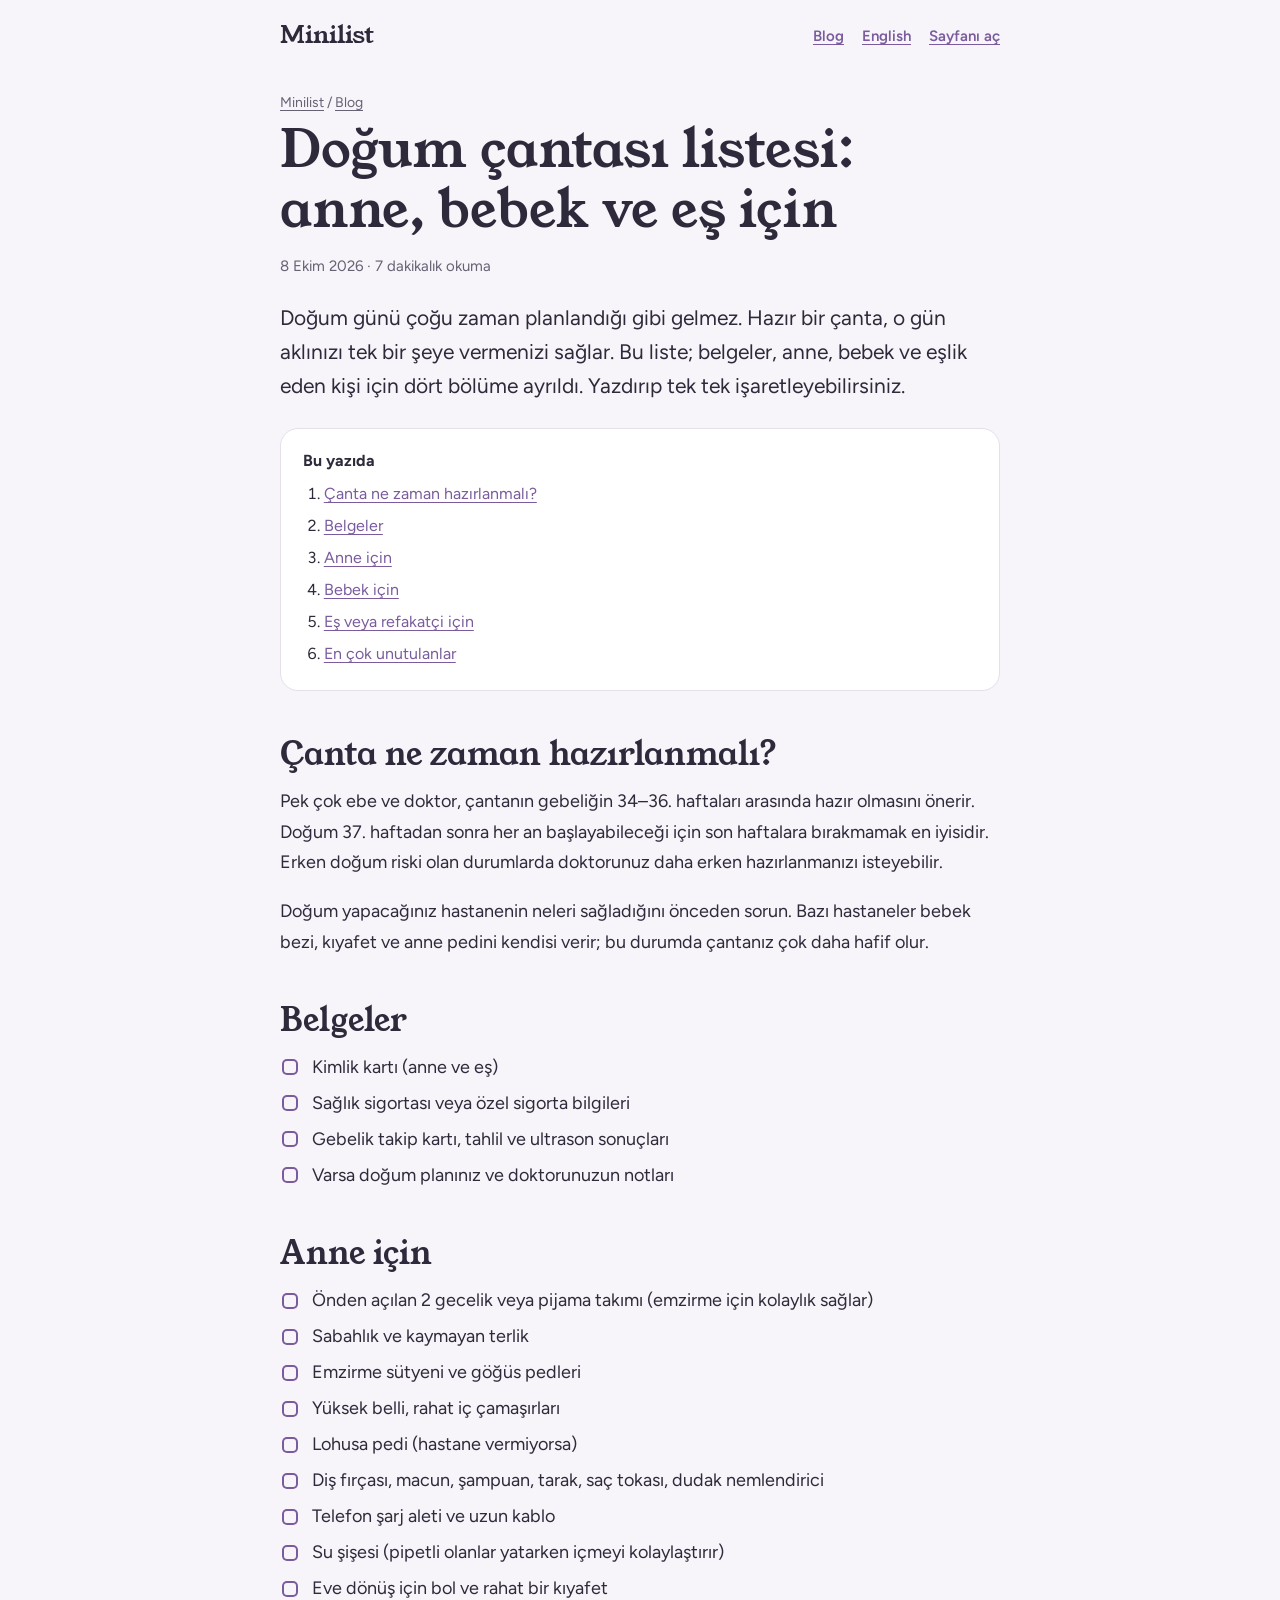
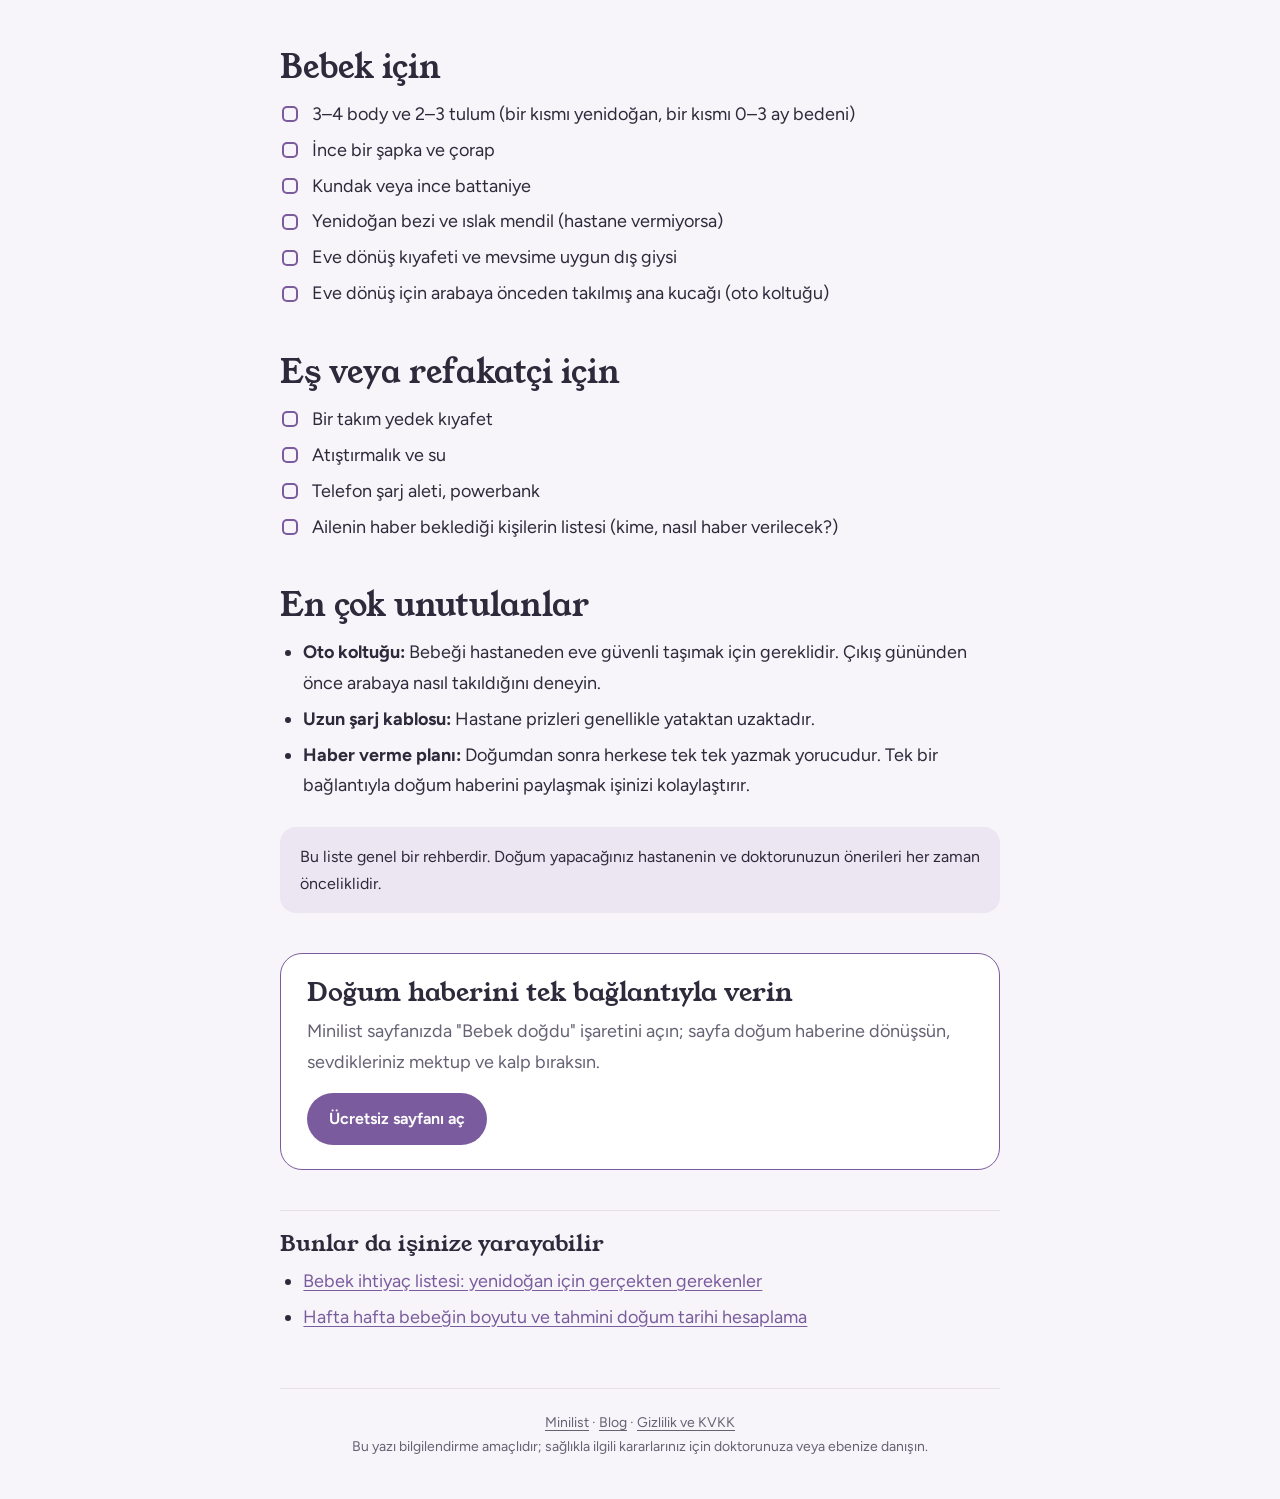
<file: blog/dogum-cantasi-listesi.html>
<!DOCTYPE html>
<html lang="tr"><head><meta charset="UTF-8"><meta name="viewport" content="width=device-width,initial-scale=1">
<title>Doğum Çantası Listesi: Anne, Bebek ve Eş İçin Hastane Çantası | Minilist</title>
<meta name="description" content="Doğum çantası ne zaman hazırlanır, içine neler konur? Anne, bebek ve eş için hastane çantası listesi, belgeler ve unutulan küçük ama önemli şeyler.">
<link rel="canonical" href="https://minilist-flame.vercel.app/blog/dogum-cantasi-listesi">
<link rel="alternate" hreflang="tr" href="https://minilist-flame.vercel.app/blog/dogum-cantasi-listesi"><link rel="alternate" hreflang="en" href="https://minilist-flame.vercel.app/en/blog/hospital-bag-checklist"><link rel="alternate" hreflang="x-default" href="https://minilist-flame.vercel.app/blog/dogum-cantasi-listesi">
<meta property="og:type" content="article"><meta property="og:title" content="Doğum Çantası Listesi: Anne, Bebek ve Eş İçin"><meta property="og:description" content="Hastane çantası için eksiksiz ve sade bir liste."><meta property="og:url" content="https://minilist-flame.vercel.app/blog/dogum-cantasi-listesi"><meta property="og:locale" content="tr_TR">
<meta name="theme-color" content="#F7F5F9">
<link rel="stylesheet" href="/blog/blog.css">
<script type="application/ld+json">{"@context":"https://schema.org","@graph":[{"@type":"Article","headline":"Doğum Çantası Listesi: Anne, Bebek ve Eş İçin Hastane Çantası","description":"Doğum çantası ne zaman hazırlanır, içine neler konur?","datePublished":"2026-10-08","dateModified":"2026-10-08","inLanguage":"tr","author":{"@type":"Organization","name":"Minilist"},"publisher":{"@type":"Organization","name":"Minilist","url":"https://minilist-flame.vercel.app/"},"mainEntityOfPage":"https://minilist-flame.vercel.app/blog/dogum-cantasi-listesi"},{"@type":"BreadcrumbList","itemListElement":[{"@type":"ListItem","position":1,"name":"Minilist","item":"https://minilist-flame.vercel.app/"},{"@type":"ListItem","position":2,"name":"Blog","item":"https://minilist-flame.vercel.app/blog"},{"@type":"ListItem","position":3,"name":"Doğum çantası listesi"}]}]}</script>
</head><body>
<header class="top"><a class="logo" href="/">Minilist</a><nav><a href="/blog">Blog</a><a href="/en/blog/hospital-bag-checklist" hreflang="en" lang="en">English</a><a href="/#/">Sayfanı aç</a></nav></header>
<main>
<p class="crumb"><a href="/">Minilist</a> / <a href="/blog">Blog</a></p>
<article>
<h1>Doğum çantası listesi: anne, bebek ve eş için</h1>
<p class="meta">8 Ekim 2026 · 7 dakikalık okuma</p>
<p class="lead">Doğum günü çoğu zaman planlandığı gibi gelmez. Hazır bir çanta, o gün aklınızı tek bir şeye vermenizi sağlar. Bu liste; belgeler, anne, bebek ve eşlik eden kişi için dört bölüme ayrıldı. Yazdırıp tek tek işaretleyebilirsiniz.</p>
<nav class="toc" aria-label="İçindekiler"><b>Bu yazıda</b><ol><li><a href="#ne-zaman">Çanta ne zaman hazırlanmalı?</a></li><li><a href="#belgeler">Belgeler</a></li><li><a href="#anne">Anne için</a></li><li><a href="#bebek">Bebek için</a></li><li><a href="#es">Eş veya refakatçi için</a></li><li><a href="#unutulan">En çok unutulanlar</a></li></ol></nav>

<h2 id="ne-zaman">Çanta ne zaman hazırlanmalı?</h2>
<p>Pek çok ebe ve doktor, çantanın gebeliğin 34–36. haftaları arasında hazır olmasını önerir. Doğum 37. haftadan sonra her an başlayabileceği için son haftalara bırakmamak en iyisidir. Erken doğum riski olan durumlarda doktorunuz daha erken hazırlanmanızı isteyebilir.</p>
<p>Doğum yapacağınız hastanenin neleri sağladığını önceden sorun. Bazı hastaneler bebek bezi, kıyafet ve anne pedini kendisi verir; bu durumda çantanız çok daha hafif olur.</p>

<h2 id="belgeler">Belgeler</h2>
<ul class="check">
<li>Kimlik kartı (anne ve eş)</li>
<li>Sağlık sigortası veya özel sigorta bilgileri</li>
<li>Gebelik takip kartı, tahlil ve ultrason sonuçları</li>
<li>Varsa doğum planınız ve doktorunuzun notları</li>
</ul>

<h2 id="anne">Anne için</h2>
<ul class="check">
<li>Önden açılan 2 gecelik veya pijama takımı (emzirme için kolaylık sağlar)</li>
<li>Sabahlık ve kaymayan terlik</li>
<li>Emzirme sütyeni ve göğüs pedleri</li>
<li>Yüksek belli, rahat iç çamaşırları</li>
<li>Lohusa pedi (hastane vermiyorsa)</li>
<li>Diş fırçası, macun, şampuan, tarak, saç tokası, dudak nemlendirici</li>
<li>Telefon şarj aleti ve uzun kablo</li>
<li>Su şişesi (pipetli olanlar yatarken içmeyi kolaylaştırır)</li>
<li>Eve dönüş için bol ve rahat bir kıyafet</li>
</ul>

<h2 id="bebek">Bebek için</h2>
<ul class="check">
<li>3–4 body ve 2–3 tulum (bir kısmı yenidoğan, bir kısmı 0–3 ay bedeni)</li>
<li>İnce bir şapka ve çorap</li>
<li>Kundak veya ince battaniye</li>
<li>Yenidoğan bezi ve ıslak mendil (hastane vermiyorsa)</li>
<li>Eve dönüş kıyafeti ve mevsime uygun dış giysi</li>
<li>Eve dönüş için arabaya önceden takılmış ana kucağı (oto koltuğu)</li>
</ul>

<h2 id="es">Eş veya refakatçi için</h2>
<ul class="check">
<li>Bir takım yedek kıyafet</li>
<li>Atıştırmalık ve su</li>
<li>Telefon şarj aleti, powerbank</li>
<li>Ailenin haber beklediği kişilerin listesi (kime, nasıl haber verilecek?)</li>
</ul>

<h2 id="unutulan">En çok unutulanlar</h2>
<ul>
<li><b>Oto koltuğu:</b> Bebeği hastaneden eve güvenli taşımak için gereklidir. Çıkış gününden önce arabaya nasıl takıldığını deneyin.</li>
<li><b>Uzun şarj kablosu:</b> Hastane prizleri genellikle yataktan uzaktadır.</li>
<li><b>Haber verme planı:</b> Doğumdan sonra herkese tek tek yazmak yorucudur. Tek bir bağlantıyla doğum haberini paylaşmak işinizi kolaylaştırır.</li>
</ul>
<div class="note">Bu liste genel bir rehberdir. Doğum yapacağınız hastanenin ve doktorunuzun önerileri her zaman önceliklidir.</div>
</article>

<section class="cta"><h2>Doğum haberini tek bağlantıyla verin</h2><p>Minilist sayfanızda "Bebek doğdu" işaretini açın; sayfa doğum haberine dönüşsün, sevdikleriniz mektup ve kalp bıraksın.</p><a class="btn" href="/#/">Ücretsiz sayfanı aç</a></section>

<section class="rel"><h2>Bunlar da işinize yarayabilir</h2><ul><li><a href="/blog/bebek-ihtiyac-listesi">Bebek ihtiyaç listesi: yenidoğan için gerçekten gerekenler</a></li><li><a href="/blog/hafta-hafta-bebek-boyutu">Hafta hafta bebeğin boyutu ve tahmini doğum tarihi hesaplama</a></li></ul></section>
</main>
<footer class="foot"><a href="/">Minilist</a> · <a href="/blog">Blog</a> · <a href="/#/privacy">Gizlilik ve KVKK</a><br>Bu yazı bilgilendirme amaçlıdır; sağlıkla ilgili kararlarınız için doktorunuza veya ebenize danışın.</footer>
</body></html>
</file>
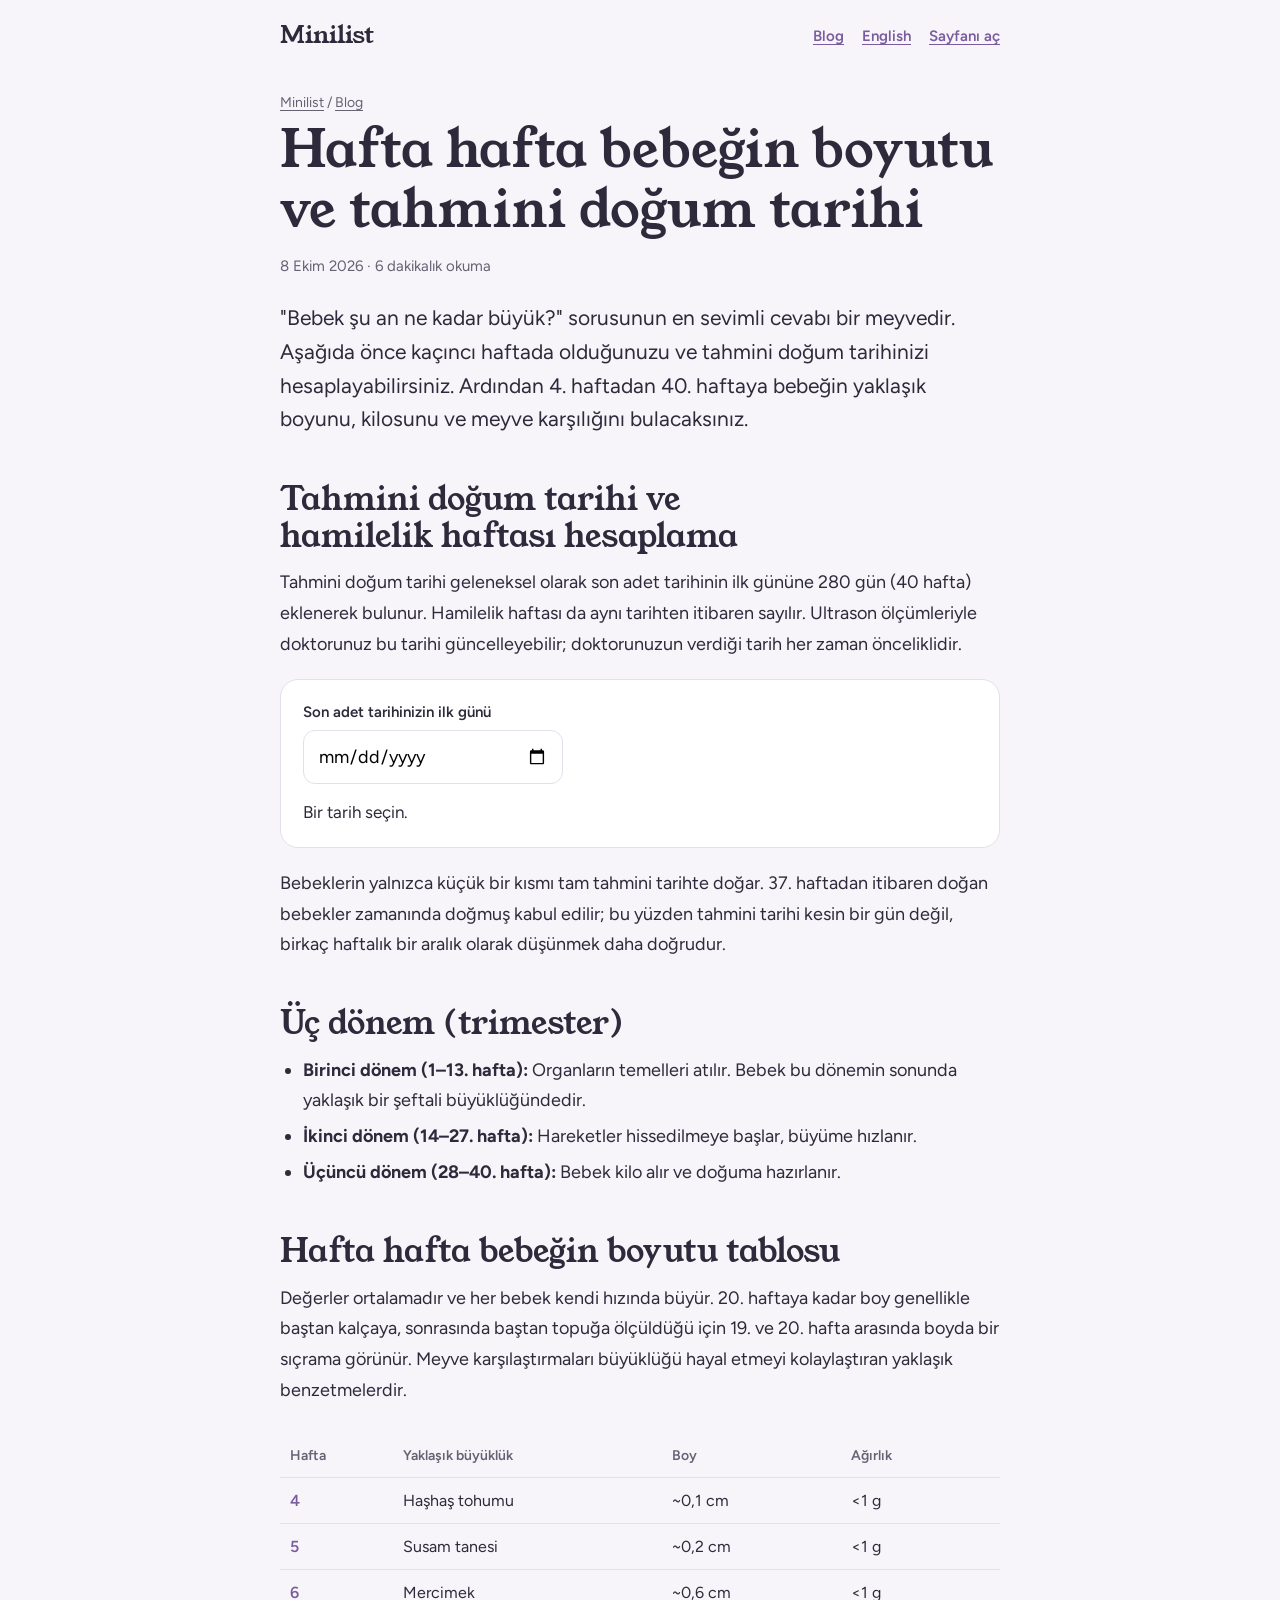
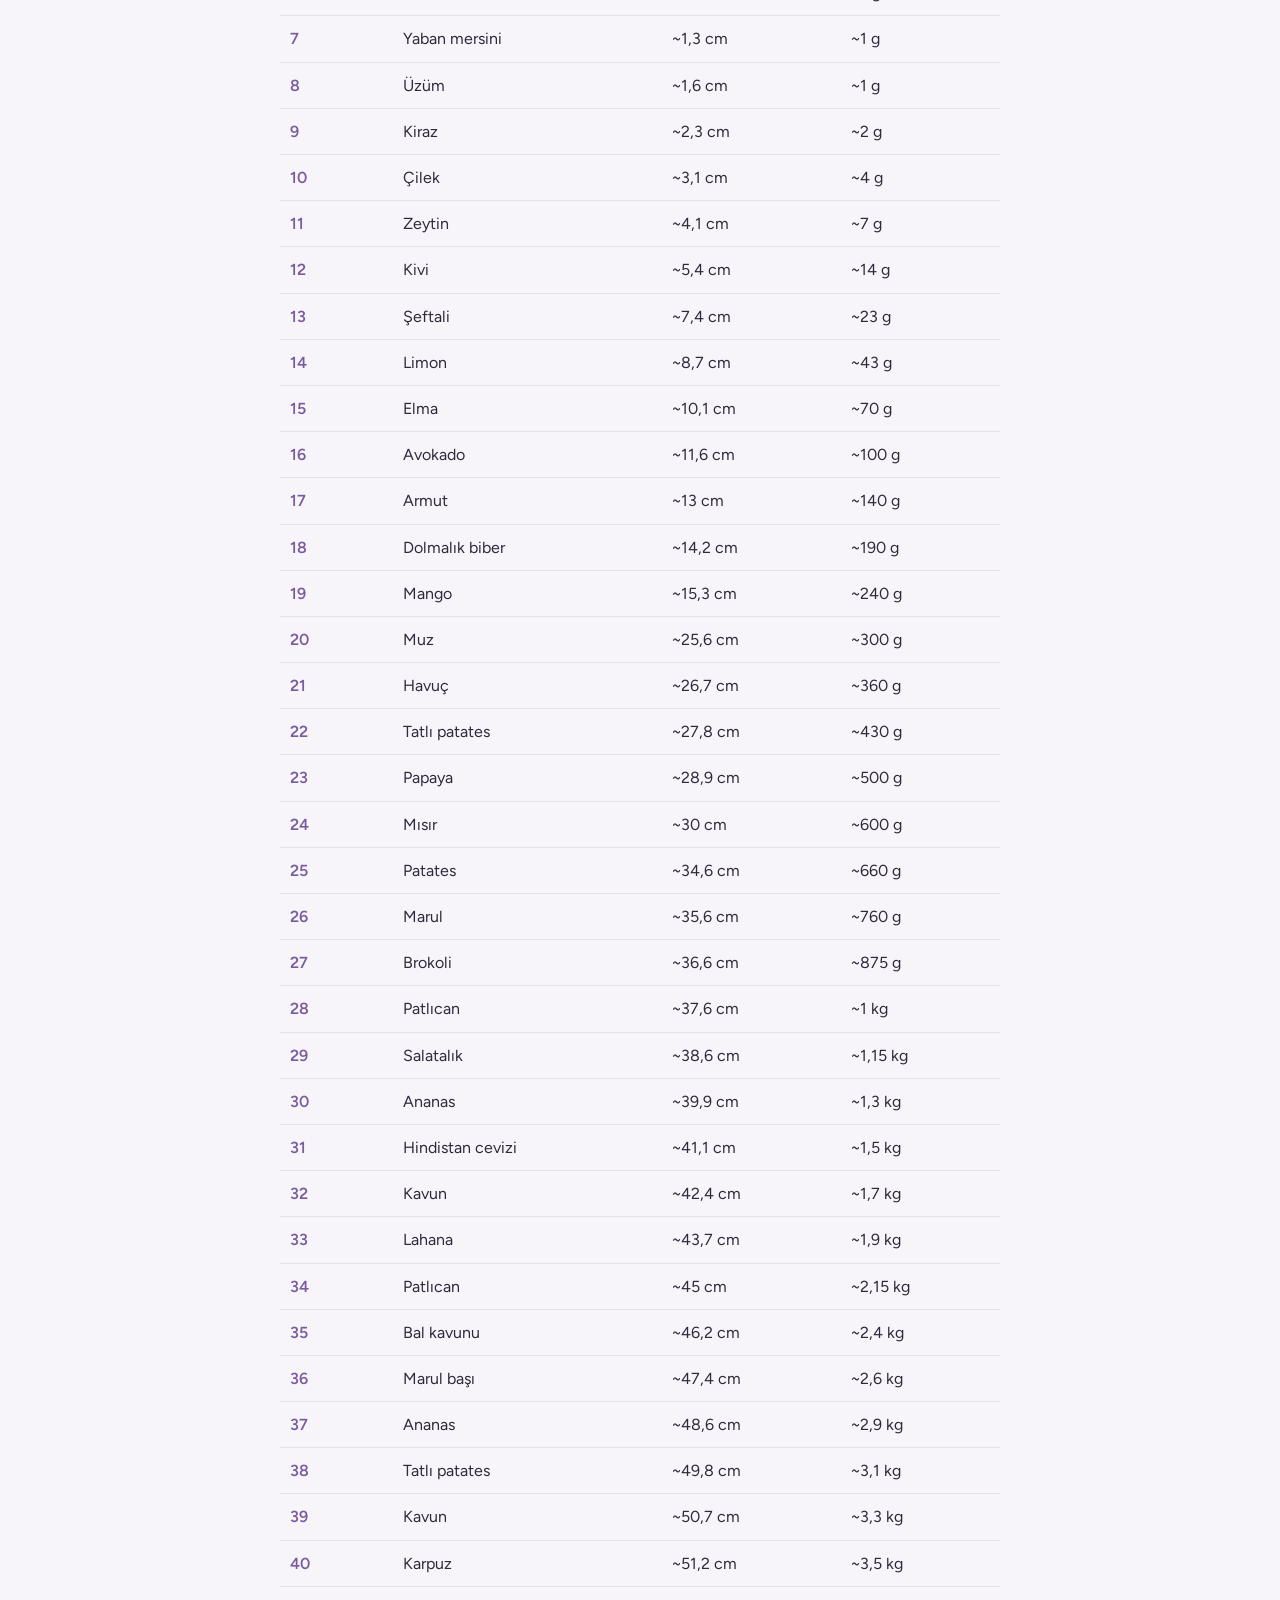
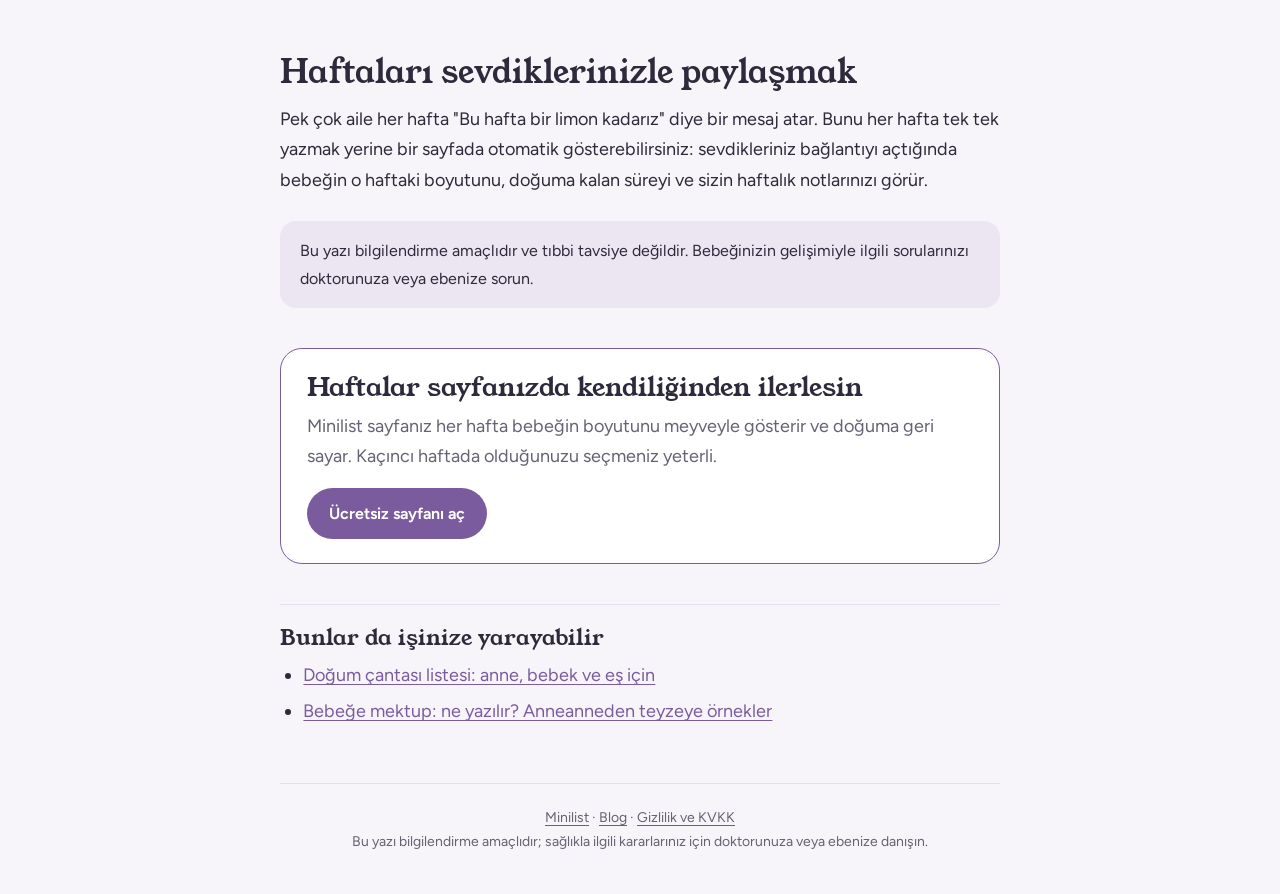
<file: blog/hafta-hafta-bebek-boyutu.html>
<!DOCTYPE html>
<html lang="tr"><head><meta charset="UTF-8"><meta name="viewport" content="width=device-width,initial-scale=1">
<title>Hafta Hafta Bebeğin Boyutu (Meyve Tablosu) ve Doğum Tarihi Hesaplama | Minilist</title>
<meta name="description" content="Hamilelikte hafta hafta bebeğin boyu ve kilosu, meyve karşılaştırmalı tablo. Son adet tarihinden tahmini doğum tarihi ve kaçıncı haftada olduğunuzu hesaplayın.">
<link rel="canonical" href="https://minilist-flame.vercel.app/blog/hafta-hafta-bebek-boyutu">
<link rel="alternate" hreflang="tr" href="https://minilist-flame.vercel.app/blog/hafta-hafta-bebek-boyutu"><link rel="alternate" hreflang="en" href="https://minilist-flame.vercel.app/en/blog/baby-size-by-week"><link rel="alternate" hreflang="x-default" href="https://minilist-flame.vercel.app/blog/hafta-hafta-bebek-boyutu">
<meta property="og:type" content="article"><meta property="og:title" content="Hafta Hafta Bebeğin Boyutu ve Doğum Tarihi Hesaplama"><meta property="og:description" content="4. haftadan 40. haftaya meyve karşılaştırmalı tablo ve hesaplayıcı."><meta property="og:url" content="https://minilist-flame.vercel.app/blog/hafta-hafta-bebek-boyutu"><meta property="og:locale" content="tr_TR">
<meta name="theme-color" content="#F7F5F9">
<link rel="stylesheet" href="/blog/blog.css">
<script type="application/ld+json">{"@context":"https://schema.org","@graph":[{"@type":"Article","headline":"Hafta Hafta Bebeğin Boyutu (Meyve Tablosu) ve Doğum Tarihi Hesaplama","description":"Hamilelikte hafta hafta bebeğin boyu ve kilosu, meyve karşılaştırmalı tablo ve tahmini doğum tarihi hesaplama.","datePublished":"2026-10-08","dateModified":"2026-10-08","inLanguage":"tr","author":{"@type":"Organization","name":"Minilist"},"publisher":{"@type":"Organization","name":"Minilist","url":"https://minilist-flame.vercel.app/"},"mainEntityOfPage":"https://minilist-flame.vercel.app/blog/hafta-hafta-bebek-boyutu"},{"@type":"BreadcrumbList","itemListElement":[{"@type":"ListItem","position":1,"name":"Minilist","item":"https://minilist-flame.vercel.app/"},{"@type":"ListItem","position":2,"name":"Blog","item":"https://minilist-flame.vercel.app/blog"},{"@type":"ListItem","position":3,"name":"Hafta hafta bebeğin boyutu"}]}]}</script>
</head><body>
<header class="top"><a class="logo" href="/">Minilist</a><nav><a href="/blog">Blog</a><a href="/en/blog/baby-size-by-week" hreflang="en" lang="en">English</a><a href="/#/">Sayfanı aç</a></nav></header>
<main>
<p class="crumb"><a href="/">Minilist</a> / <a href="/blog">Blog</a></p>
<article>
<h1>Hafta hafta bebeğin boyutu ve tahmini doğum tarihi</h1>
<p class="meta">8 Ekim 2026 · 6 dakikalık okuma</p>
<p class="lead">"Bebek şu an ne kadar büyük?" sorusunun en sevimli cevabı bir meyvedir. Aşağıda önce kaçıncı haftada olduğunuzu ve tahmini doğum tarihinizi hesaplayabilirsiniz. Ardından 4. haftadan 40. haftaya bebeğin yaklaşık boyunu, kilosunu ve meyve karşılığını bulacaksınız.</p>

<h2 id="hesapla">Tahmini doğum tarihi ve hamilelik haftası hesaplama</h2>
<p>Tahmini doğum tarihi geleneksel olarak son adet tarihinin ilk gününe 280 gün (40 hafta) eklenerek bulunur. Hamilelik haftası da aynı tarihten itibaren sayılır. Ultrason ölçümleriyle doktorunuz bu tarihi güncelleyebilir; doktorunuzun verdiği tarih her zaman önceliklidir.</p>
<div class="calc"><label for="lmp">Son adet tarihinizin ilk günü</label><input id="lmp" type="date"><output id="out" for="lmp" aria-live="polite">Bir tarih seçin.</output></div>
<script>
(function(){var i=document.getElementById('lmp'),o=document.getElementById('out');
i.addEventListener('input',function(){if(!i.value){o.textContent='Bir tarih seçin.';return}
var p=i.value.split('-').map(Number),l=Date.UTC(p[0],p[1]-1,p[2]),n=new Date(),t=Date.UTC(n.getFullYear(),n.getMonth(),n.getDate()),d=Math.floor((t-l)/864e5);
var due=new Date(l+280*864e5).toLocaleDateString('tr-TR',{day:'numeric',month:'long',year:'numeric',timeZone:'UTC'});
o.textContent='';var b=document.createElement('b');b.textContent=due;o.append('Tahmini doğum tarihiniz: ',b);
var s=document.createElement('span');s.style.display='block';
if(d<0)s.textContent='Seçtiğiniz tarih gelecekte görünüyor.';else if(d>300)s.textContent='Bu tarih 42 haftadan daha eski görünüyor.';else s.textContent='Bugün '+Math.floor(d/7)+'. haftanın '+(d%7)+'. günündesiniz.';
o.append(s)})})();
</script>
<p>Bebeklerin yalnızca küçük bir kısmı tam tahmini tarihte doğar. 37. haftadan itibaren doğan bebekler zamanında doğmuş kabul edilir; bu yüzden tahmini tarihi kesin bir gün değil, birkaç haftalık bir aralık olarak düşünmek daha doğrudur.</p>

<h2 id="trimester">Üç dönem (trimester)</h2>
<ul>
<li><b>Birinci dönem (1–13. hafta):</b> Organların temelleri atılır. Bebek bu dönemin sonunda yaklaşık bir şeftali büyüklüğündedir.</li>
<li><b>İkinci dönem (14–27. hafta):</b> Hareketler hissedilmeye başlar, büyüme hızlanır.</li>
<li><b>Üçüncü dönem (28–40. hafta):</b> Bebek kilo alır ve doğuma hazırlanır.</li>
</ul>

<h2 id="tablo">Hafta hafta bebeğin boyutu tablosu</h2>
<p>Değerler ortalamadır ve her bebek kendi hızında büyür. 20. haftaya kadar boy genellikle baştan kalçaya, sonrasında baştan topuğa ölçüldüğü için 19. ve 20. hafta arasında boyda bir sıçrama görünür. Meyve karşılaştırmaları büyüklüğü hayal etmeyi kolaylaştıran yaklaşık benzetmelerdir.</p>
<div class="tw"><table>
<thead><tr><th>Hafta</th><th>Yaklaşık büyüklük</th><th>Boy</th><th>Ağırlık</th></tr></thead>
<tbody>
<tr><td>4</td><td>Haşhaş tohumu</td><td>~0,1 cm</td><td>&lt;1 g</td></tr>
<tr><td>5</td><td>Susam tanesi</td><td>~0,2 cm</td><td>&lt;1 g</td></tr>
<tr><td>6</td><td>Mercimek</td><td>~0,6 cm</td><td>&lt;1 g</td></tr>
<tr><td>7</td><td>Yaban mersini</td><td>~1,3 cm</td><td>~1 g</td></tr>
<tr><td>8</td><td>Üzüm</td><td>~1,6 cm</td><td>~1 g</td></tr>
<tr><td>9</td><td>Kiraz</td><td>~2,3 cm</td><td>~2 g</td></tr>
<tr><td>10</td><td>Çilek</td><td>~3,1 cm</td><td>~4 g</td></tr>
<tr><td>11</td><td>Zeytin</td><td>~4,1 cm</td><td>~7 g</td></tr>
<tr><td>12</td><td>Kivi</td><td>~5,4 cm</td><td>~14 g</td></tr>
<tr><td>13</td><td>Şeftali</td><td>~7,4 cm</td><td>~23 g</td></tr>
<tr><td>14</td><td>Limon</td><td>~8,7 cm</td><td>~43 g</td></tr>
<tr><td>15</td><td>Elma</td><td>~10,1 cm</td><td>~70 g</td></tr>
<tr><td>16</td><td>Avokado</td><td>~11,6 cm</td><td>~100 g</td></tr>
<tr><td>17</td><td>Armut</td><td>~13 cm</td><td>~140 g</td></tr>
<tr><td>18</td><td>Dolmalık biber</td><td>~14,2 cm</td><td>~190 g</td></tr>
<tr><td>19</td><td>Mango</td><td>~15,3 cm</td><td>~240 g</td></tr>
<tr><td>20</td><td>Muz</td><td>~25,6 cm</td><td>~300 g</td></tr>
<tr><td>21</td><td>Havuç</td><td>~26,7 cm</td><td>~360 g</td></tr>
<tr><td>22</td><td>Tatlı patates</td><td>~27,8 cm</td><td>~430 g</td></tr>
<tr><td>23</td><td>Papaya</td><td>~28,9 cm</td><td>~500 g</td></tr>
<tr><td>24</td><td>Mısır</td><td>~30 cm</td><td>~600 g</td></tr>
<tr><td>25</td><td>Patates</td><td>~34,6 cm</td><td>~660 g</td></tr>
<tr><td>26</td><td>Marul</td><td>~35,6 cm</td><td>~760 g</td></tr>
<tr><td>27</td><td>Brokoli</td><td>~36,6 cm</td><td>~875 g</td></tr>
<tr><td>28</td><td>Patlıcan</td><td>~37,6 cm</td><td>~1 kg</td></tr>
<tr><td>29</td><td>Salatalık</td><td>~38,6 cm</td><td>~1,15 kg</td></tr>
<tr><td>30</td><td>Ananas</td><td>~39,9 cm</td><td>~1,3 kg</td></tr>
<tr><td>31</td><td>Hindistan cevizi</td><td>~41,1 cm</td><td>~1,5 kg</td></tr>
<tr><td>32</td><td>Kavun</td><td>~42,4 cm</td><td>~1,7 kg</td></tr>
<tr><td>33</td><td>Lahana</td><td>~43,7 cm</td><td>~1,9 kg</td></tr>
<tr><td>34</td><td>Patlıcan</td><td>~45 cm</td><td>~2,15 kg</td></tr>
<tr><td>35</td><td>Bal kavunu</td><td>~46,2 cm</td><td>~2,4 kg</td></tr>
<tr><td>36</td><td>Marul başı</td><td>~47,4 cm</td><td>~2,6 kg</td></tr>
<tr><td>37</td><td>Ananas</td><td>~48,6 cm</td><td>~2,9 kg</td></tr>
<tr><td>38</td><td>Tatlı patates</td><td>~49,8 cm</td><td>~3,1 kg</td></tr>
<tr><td>39</td><td>Kavun</td><td>~50,7 cm</td><td>~3,3 kg</td></tr>
<tr><td>40</td><td>Karpuz</td><td>~51,2 cm</td><td>~3,5 kg</td></tr>
</tbody></table></div>

<h2 id="paylasim">Haftaları sevdiklerinizle paylaşmak</h2>
<p>Pek çok aile her hafta "Bu hafta bir limon kadarız" diye bir mesaj atar. Bunu her hafta tek tek yazmak yerine bir sayfada otomatik gösterebilirsiniz: sevdikleriniz bağlantıyı açtığında bebeğin o haftaki boyutunu, doğuma kalan süreyi ve sizin haftalık notlarınızı görür.</p>
<div class="note">Bu yazı bilgilendirme amaçlıdır ve tıbbi tavsiye değildir. Bebeğinizin gelişimiyle ilgili sorularınızı doktorunuza veya ebenize sorun.</div>
</article>

<section class="cta"><h2>Haftalar sayfanızda kendiliğinden ilerlesin</h2><p>Minilist sayfanız her hafta bebeğin boyutunu meyveyle gösterir ve doğuma geri sayar. Kaçıncı haftada olduğunuzu seçmeniz yeterli.</p><a class="btn" href="/#/">Ücretsiz sayfanı aç</a></section>

<section class="rel"><h2>Bunlar da işinize yarayabilir</h2><ul><li><a href="/blog/dogum-cantasi-listesi">Doğum çantası listesi: anne, bebek ve eş için</a></li><li><a href="/blog/bebege-mektup-ornekleri">Bebeğe mektup: ne yazılır? Anneanneden teyzeye örnekler</a></li></ul></section>
</main>
<footer class="foot"><a href="/">Minilist</a> · <a href="/blog">Blog</a> · <a href="/#/privacy">Gizlilik ve KVKK</a><br>Bu yazı bilgilendirme amaçlıdır; sağlıkla ilgili kararlarınız için doktorunuza veya ebenize danışın.</footer>
</body></html>
</file>
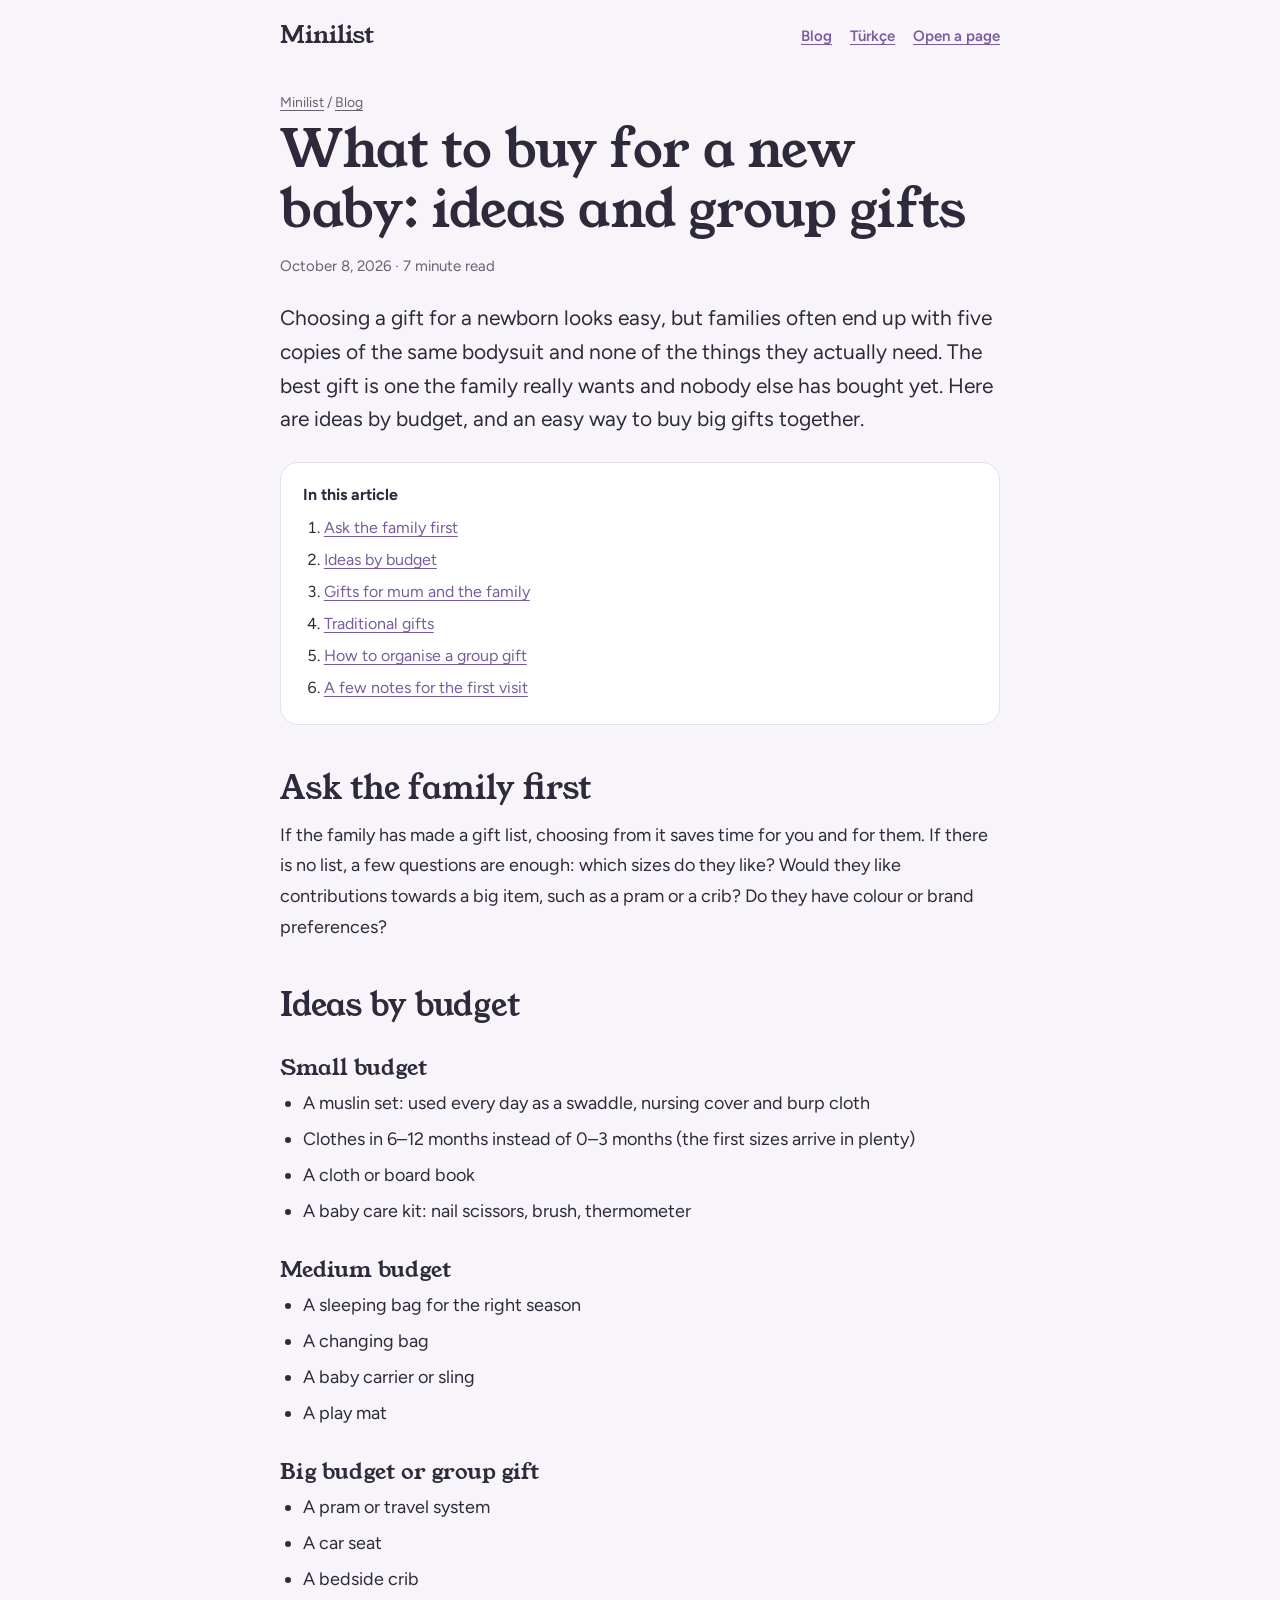
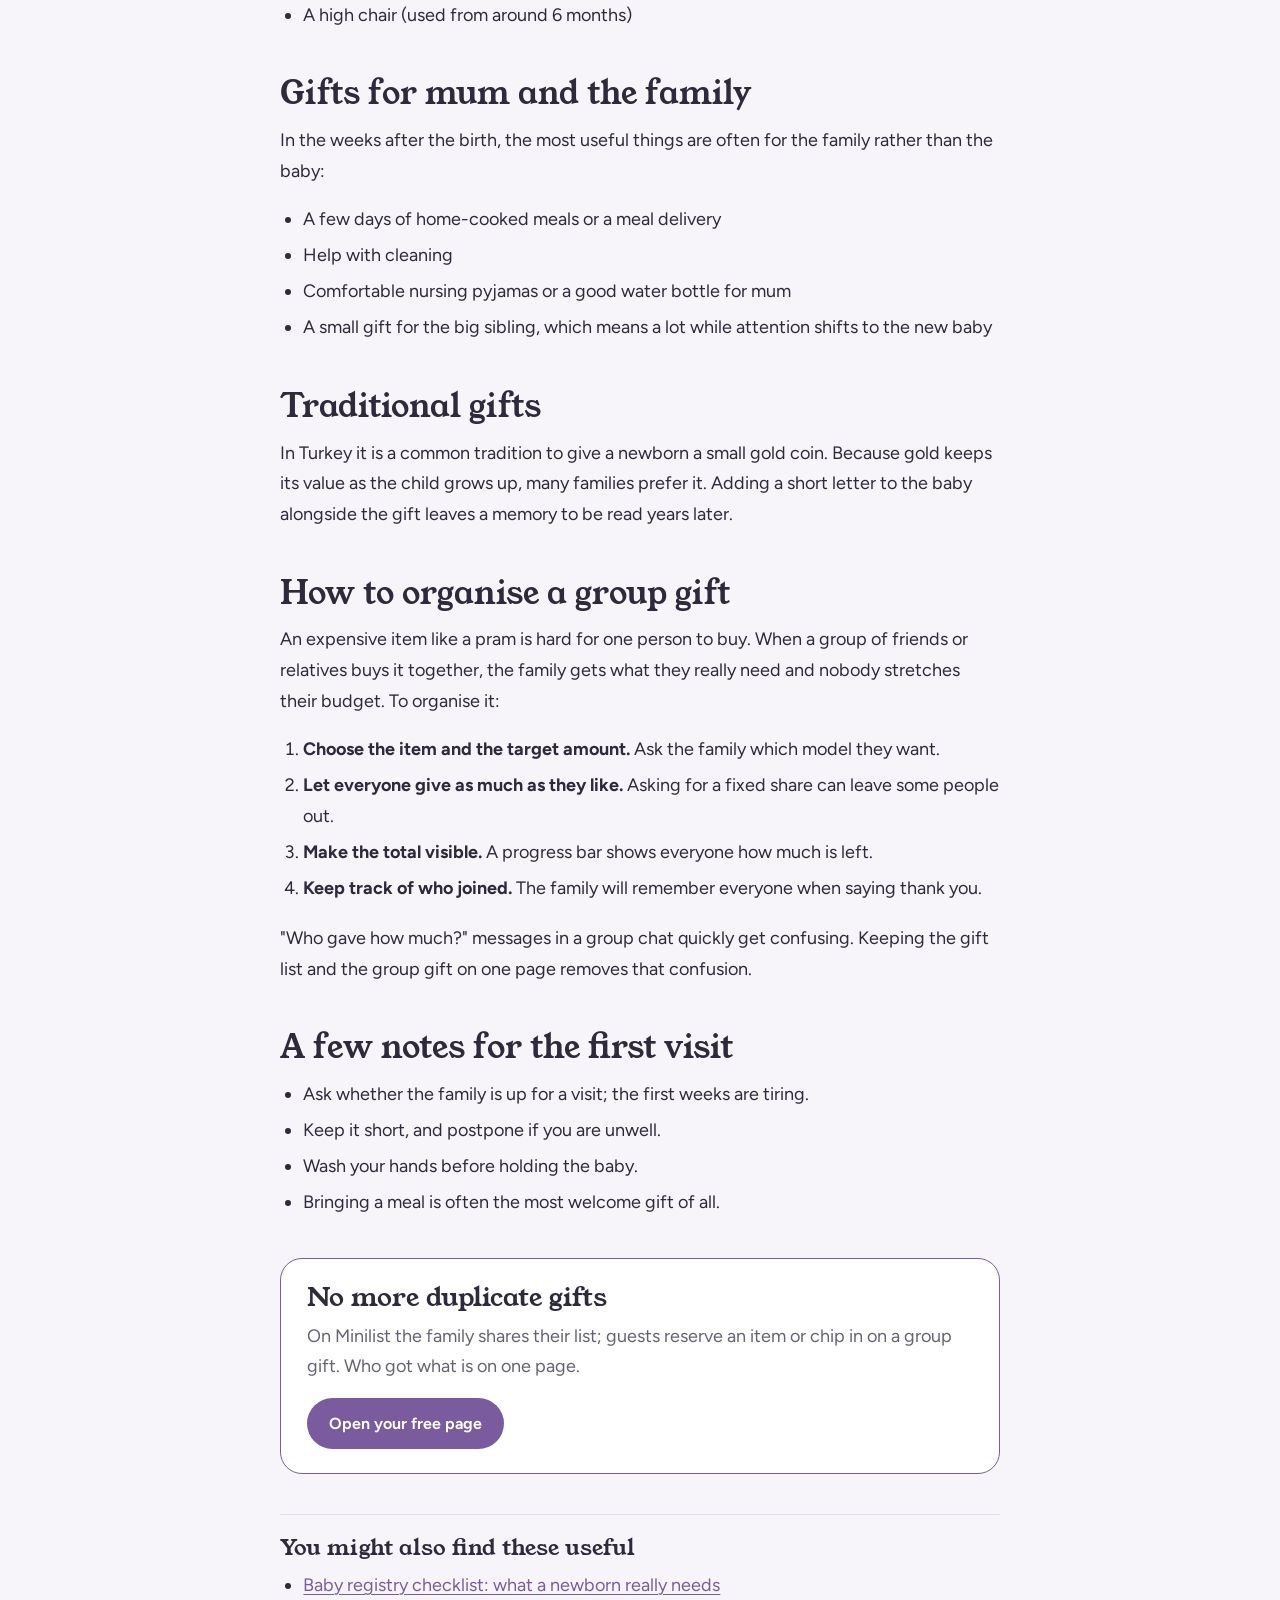
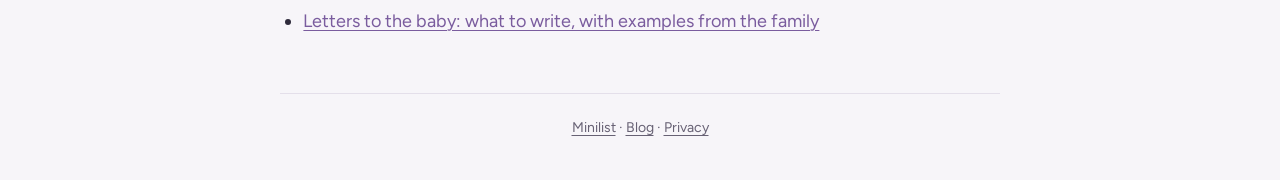
<file: en/blog/baby-gift-ideas.html>
<!DOCTYPE html>
<html lang="en"><head><meta charset="UTF-8"><meta name="viewport" content="width=device-width,initial-scale=1">
<title>What to Buy for a New Baby: Gift Ideas and Group Gifts | Minilist</title>
<meta name="description" content="What should you buy for a newborn and the family? Gift ideas by budget, tips for baby showers and first visits, and an easy way to organise a group gift.">
<link rel="canonical" href="https://minilist-flame.vercel.app/en/blog/baby-gift-ideas">
<link rel="alternate" hreflang="en" href="https://minilist-flame.vercel.app/en/blog/baby-gift-ideas"><link rel="alternate" hreflang="tr" href="https://minilist-flame.vercel.app/blog/bebek-hediyesi-ne-alinir"><link rel="alternate" hreflang="x-default" href="https://minilist-flame.vercel.app/blog/bebek-hediyesi-ne-alinir">
<meta property="og:type" content="article"><meta property="og:title" content="What to Buy for a New Baby: Ideas and Group Gifts"><meta property="og:description" content="Baby gift ideas by budget, and how to avoid the same gift twice."><meta property="og:url" content="https://minilist-flame.vercel.app/en/blog/baby-gift-ideas"><meta property="og:locale" content="en_US">
<meta name="theme-color" content="#F7F5F9">
<link rel="stylesheet" href="/blog/blog.css">
<script type="application/ld+json">{"@context":"https://schema.org","@graph":[{"@type":"Article","headline":"What to Buy for a New Baby: Gift Ideas and Group Gifts","description":"Gift ideas by budget and an easy way to organise a group gift.","datePublished":"2026-10-08","dateModified":"2026-10-08","inLanguage":"en","author":{"@type":"Organization","name":"Minilist"},"publisher":{"@type":"Organization","name":"Minilist","url":"https://minilist-flame.vercel.app/"},"mainEntityOfPage":"https://minilist-flame.vercel.app/en/blog/baby-gift-ideas"},{"@type":"BreadcrumbList","itemListElement":[{"@type":"ListItem","position":1,"name":"Minilist","item":"https://minilist-flame.vercel.app/"},{"@type":"ListItem","position":2,"name":"Blog","item":"https://minilist-flame.vercel.app/en/blog"},{"@type":"ListItem","position":3,"name":"Baby gift ideas"}]}]}</script>
</head><body>
<header class="top"><a class="logo" href="/">Minilist</a><nav><a href="/en/blog">Blog</a><a href="/blog/bebek-hediyesi-ne-alinir" hreflang="tr" lang="tr">Türkçe</a><a href="/#/">Open a page</a></nav></header>
<main>
<p class="crumb"><a href="/">Minilist</a> / <a href="/en/blog">Blog</a></p>
<article>
<h1>What to buy for a new baby: ideas and group gifts</h1>
<p class="meta">October 8, 2026 · 7 minute read</p>
<p class="lead">Choosing a gift for a newborn looks easy, but families often end up with five copies of the same bodysuit and none of the things they actually need. The best gift is one the family really wants and nobody else has bought yet. Here are ideas by budget, and an easy way to buy big gifts together.</p>
<nav class="toc" aria-label="Contents"><b>In this article</b><ol><li><a href="#ask">Ask the family first</a></li><li><a href="#budget">Ideas by budget</a></li><li><a href="#parents">Gifts for mum and the family</a></li><li><a href="#tradition">Traditional gifts</a></li><li><a href="#group">How to organise a group gift</a></li><li><a href="#visit">A few notes for the first visit</a></li></ol></nav>

<h2 id="ask">Ask the family first</h2>
<p>If the family has made a gift list, choosing from it saves time for you and for them. If there is no list, a few questions are enough: which sizes do they like? Would they like contributions towards a big item, such as a pram or a crib? Do they have colour or brand preferences?</p>

<h2 id="budget">Ideas by budget</h2>
<h3>Small budget</h3>
<ul>
<li>A muslin set: used every day as a swaddle, nursing cover and burp cloth</li>
<li>Clothes in 6–12 months instead of 0–3 months (the first sizes arrive in plenty)</li>
<li>A cloth or board book</li>
<li>A baby care kit: nail scissors, brush, thermometer</li>
</ul>
<h3>Medium budget</h3>
<ul>
<li>A sleeping bag for the right season</li>
<li>A changing bag</li>
<li>A baby carrier or sling</li>
<li>A play mat</li>
</ul>
<h3>Big budget or group gift</h3>
<ul>
<li>A pram or travel system</li>
<li>A car seat</li>
<li>A bedside crib</li>
<li>A high chair (used from around 6 months)</li>
</ul>

<h2 id="parents">Gifts for mum and the family</h2>
<p>In the weeks after the birth, the most useful things are often for the family rather than the baby:</p>
<ul>
<li>A few days of home-cooked meals or a meal delivery</li>
<li>Help with cleaning</li>
<li>Comfortable nursing pyjamas or a good water bottle for mum</li>
<li>A small gift for the big sibling, which means a lot while attention shifts to the new baby</li>
</ul>

<h2 id="tradition">Traditional gifts</h2>
<p>In Turkey it is a common tradition to give a newborn a small gold coin. Because gold keeps its value as the child grows up, many families prefer it. Adding a short letter to the baby alongside the gift leaves a memory to be read years later.</p>

<h2 id="group">How to organise a group gift</h2>
<p>An expensive item like a pram is hard for one person to buy. When a group of friends or relatives buys it together, the family gets what they really need and nobody stretches their budget. To organise it:</p>
<ol>
<li><b>Choose the item and the target amount.</b> Ask the family which model they want.</li>
<li><b>Let everyone give as much as they like.</b> Asking for a fixed share can leave some people out.</li>
<li><b>Make the total visible.</b> A progress bar shows everyone how much is left.</li>
<li><b>Keep track of who joined.</b> The family will remember everyone when saying thank you.</li>
</ol>
<p>"Who gave how much?" messages in a group chat quickly get confusing. Keeping the gift list and the group gift on one page removes that confusion.</p>

<h2 id="visit">A few notes for the first visit</h2>
<ul>
<li>Ask whether the family is up for a visit; the first weeks are tiring.</li>
<li>Keep it short, and postpone if you are unwell.</li>
<li>Wash your hands before holding the baby.</li>
<li>Bringing a meal is often the most welcome gift of all.</li>
</ul>
</article>

<section class="cta"><h2>No more duplicate gifts</h2><p>On Minilist the family shares their list; guests reserve an item or chip in on a group gift. Who got what is on one page.</p><a class="btn" href="/#/">Open your free page</a></section>

<section class="rel"><h2>You might also find these useful</h2><ul><li><a href="/en/blog/baby-registry-checklist">Baby registry checklist: what a newborn really needs</a></li><li><a href="/en/blog/letters-to-baby">Letters to the baby: what to write, with examples from the family</a></li></ul></section>
</main>
<footer class="foot"><a href="/">Minilist</a> · <a href="/en/blog">Blog</a> · <a href="/#/privacy">Privacy</a></footer>
</body></html>
</file>
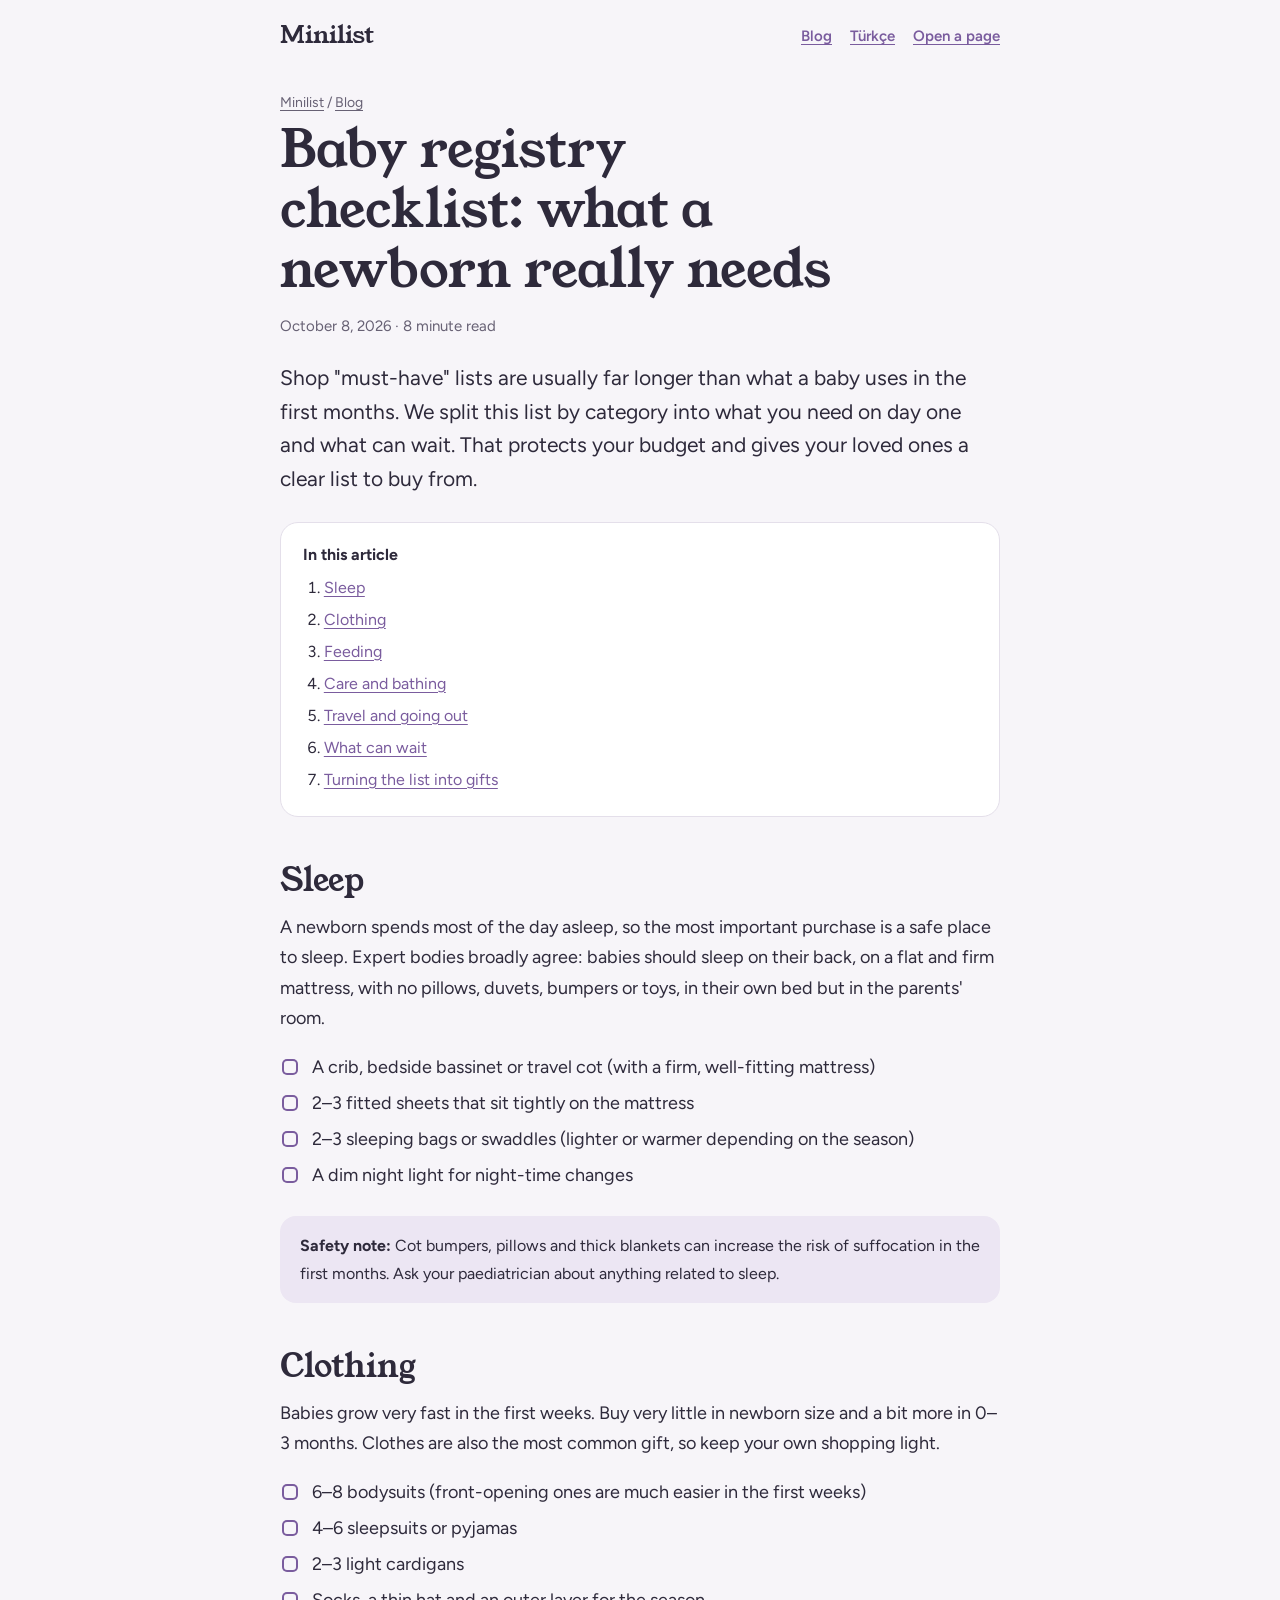
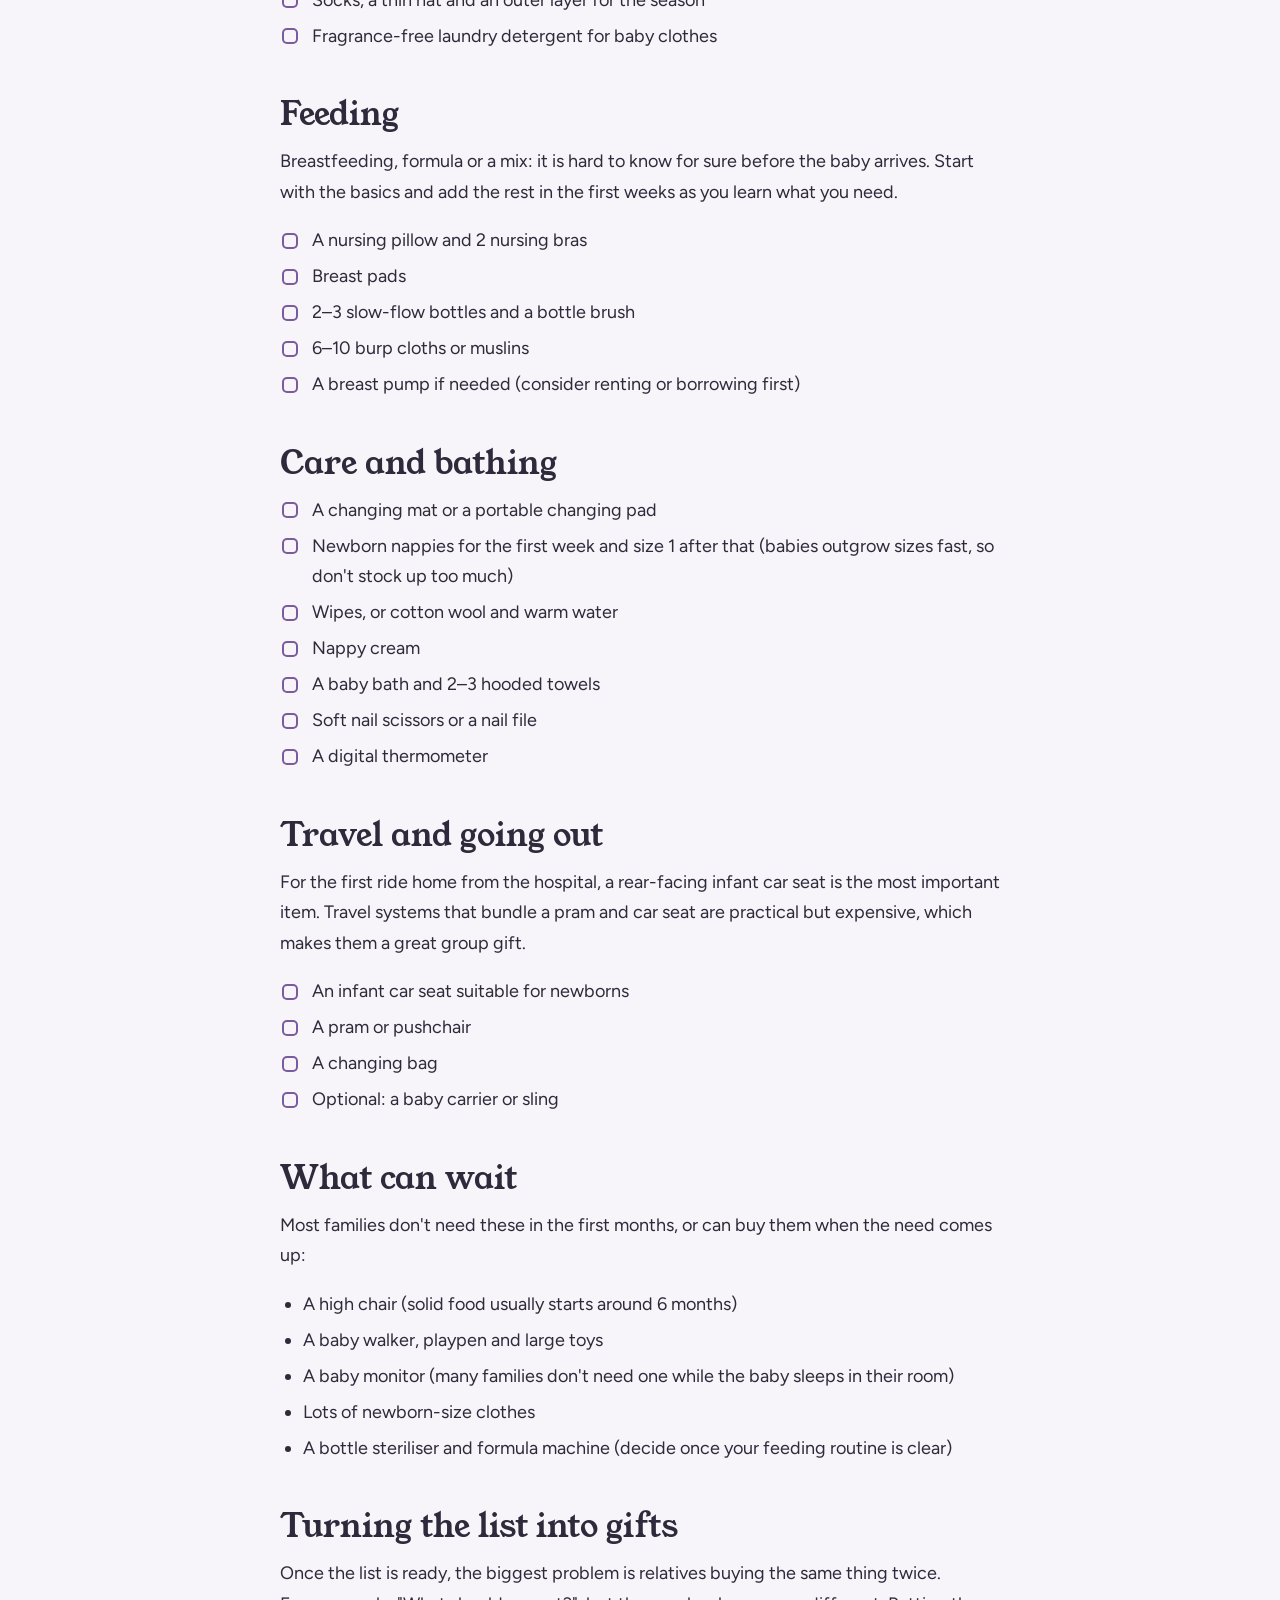
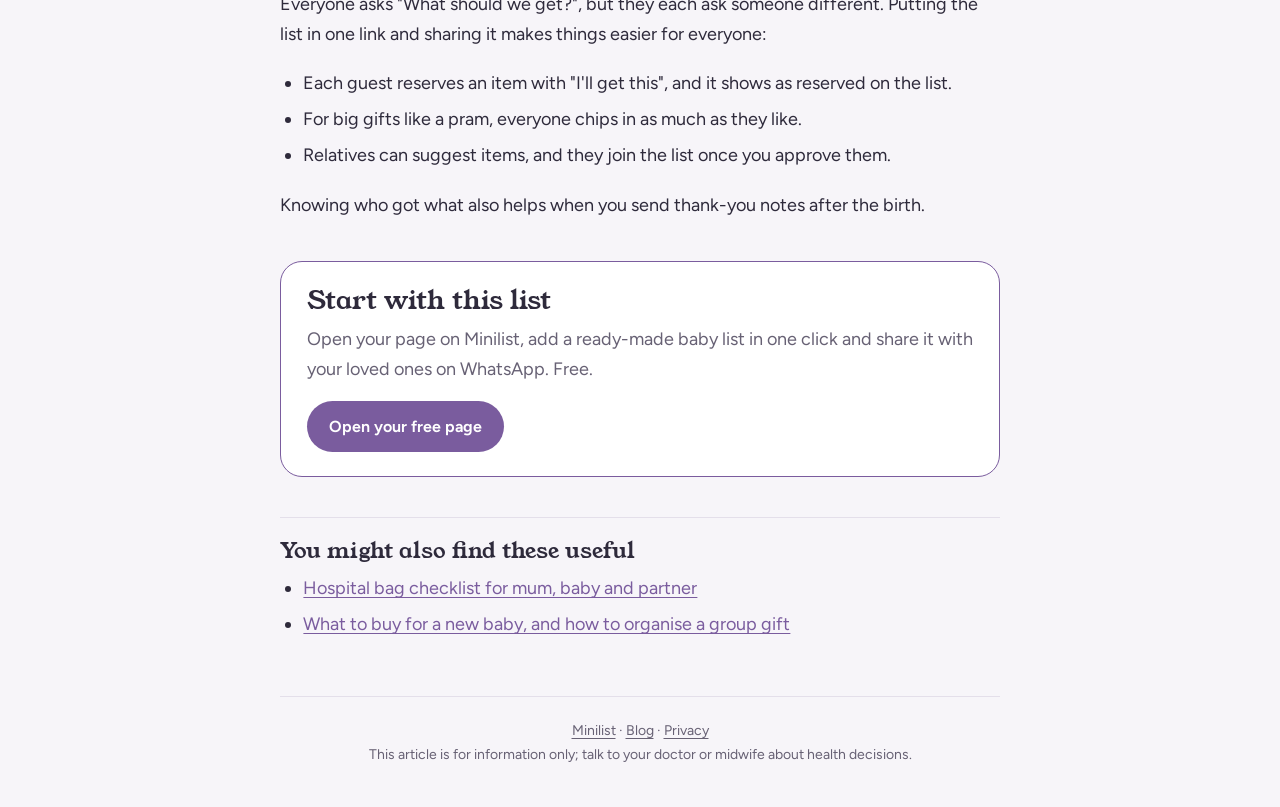
<file: en/blog/baby-registry-checklist.html>
<!DOCTYPE html>
<html lang="en"><head><meta charset="UTF-8"><meta name="viewport" content="width=device-width,initial-scale=1">
<title>Baby Registry Checklist 2026: What a Newborn Really Needs | Minilist</title>
<meta name="description" content="A newborn essentials checklist by category: sleep, clothing, feeding, care and travel. What you need on day one, what can wait, and how to turn it into a gift list.">
<link rel="canonical" href="https://minilist-flame.vercel.app/en/blog/baby-registry-checklist">
<link rel="alternate" hreflang="en" href="https://minilist-flame.vercel.app/en/blog/baby-registry-checklist"><link rel="alternate" hreflang="tr" href="https://minilist-flame.vercel.app/blog/bebek-ihtiyac-listesi"><link rel="alternate" hreflang="x-default" href="https://minilist-flame.vercel.app/blog/bebek-ihtiyac-listesi">
<meta property="og:type" content="article"><meta property="og:title" content="Baby Registry Checklist: What a Newborn Really Needs"><meta property="og:description" content="Newborn essentials by category, and what you can skip for now."><meta property="og:url" content="https://minilist-flame.vercel.app/en/blog/baby-registry-checklist"><meta property="og:locale" content="en_US">
<meta name="theme-color" content="#F7F5F9">
<link rel="stylesheet" href="/blog/blog.css">
<script type="application/ld+json">{"@context":"https://schema.org","@graph":[{"@type":"Article","headline":"Baby Registry Checklist 2026: What a Newborn Really Needs","description":"A newborn essentials checklist by category: sleep, clothing, feeding, care and travel.","datePublished":"2026-10-08","dateModified":"2026-10-08","inLanguage":"en","author":{"@type":"Organization","name":"Minilist"},"publisher":{"@type":"Organization","name":"Minilist","url":"https://minilist-flame.vercel.app/"},"mainEntityOfPage":"https://minilist-flame.vercel.app/en/blog/baby-registry-checklist"},{"@type":"BreadcrumbList","itemListElement":[{"@type":"ListItem","position":1,"name":"Minilist","item":"https://minilist-flame.vercel.app/"},{"@type":"ListItem","position":2,"name":"Blog","item":"https://minilist-flame.vercel.app/en/blog"},{"@type":"ListItem","position":3,"name":"Baby registry checklist"}]}]}</script>
</head><body>
<header class="top"><a class="logo" href="/">Minilist</a><nav><a href="/en/blog">Blog</a><a href="/blog/bebek-ihtiyac-listesi" hreflang="tr" lang="tr">Türkçe</a><a href="/#/">Open a page</a></nav></header>
<main>
<p class="crumb"><a href="/">Minilist</a> / <a href="/en/blog">Blog</a></p>
<article>
<h1>Baby registry checklist: what a newborn really needs</h1>
<p class="meta">October 8, 2026 · 8 minute read</p>
<p class="lead">Shop "must-have" lists are usually far longer than what a baby uses in the first months. We split this list by category into what you need on day one and what can wait. That protects your budget and gives your loved ones a clear list to buy from.</p>
<nav class="toc" aria-label="Contents"><b>In this article</b><ol><li><a href="#sleep">Sleep</a></li><li><a href="#clothing">Clothing</a></li><li><a href="#feeding">Feeding</a></li><li><a href="#care">Care and bathing</a></li><li><a href="#travel">Travel and going out</a></li><li><a href="#wait">What can wait</a></li><li><a href="#gifts">Turning the list into gifts</a></li></ol></nav>

<h2 id="sleep">Sleep</h2>
<p>A newborn spends most of the day asleep, so the most important purchase is a safe place to sleep. Expert bodies broadly agree: babies should sleep on their back, on a flat and firm mattress, with no pillows, duvets, bumpers or toys, in their own bed but in the parents' room.</p>
<ul class="check">
<li>A crib, bedside bassinet or travel cot (with a firm, well-fitting mattress)</li>
<li>2–3 fitted sheets that sit tightly on the mattress</li>
<li>2–3 sleeping bags or swaddles (lighter or warmer depending on the season)</li>
<li>A dim night light for night-time changes</li>
</ul>
<div class="note"><b>Safety note:</b> Cot bumpers, pillows and thick blankets can increase the risk of suffocation in the first months. Ask your paediatrician about anything related to sleep.</div>

<h2 id="clothing">Clothing</h2>
<p>Babies grow very fast in the first weeks. Buy very little in newborn size and a bit more in 0–3 months. Clothes are also the most common gift, so keep your own shopping light.</p>
<ul class="check">
<li>6–8 bodysuits (front-opening ones are much easier in the first weeks)</li>
<li>4–6 sleepsuits or pyjamas</li>
<li>2–3 light cardigans</li>
<li>Socks, a thin hat and an outer layer for the season</li>
<li>Fragrance-free laundry detergent for baby clothes</li>
</ul>

<h2 id="feeding">Feeding</h2>
<p>Breastfeeding, formula or a mix: it is hard to know for sure before the baby arrives. Start with the basics and add the rest in the first weeks as you learn what you need.</p>
<ul class="check">
<li>A nursing pillow and 2 nursing bras</li>
<li>Breast pads</li>
<li>2–3 slow-flow bottles and a bottle brush</li>
<li>6–10 burp cloths or muslins</li>
<li>A breast pump if needed (consider renting or borrowing first)</li>
</ul>

<h2 id="care">Care and bathing</h2>
<ul class="check">
<li>A changing mat or a portable changing pad</li>
<li>Newborn nappies for the first week and size 1 after that (babies outgrow sizes fast, so don't stock up too much)</li>
<li>Wipes, or cotton wool and warm water</li>
<li>Nappy cream</li>
<li>A baby bath and 2–3 hooded towels</li>
<li>Soft nail scissors or a nail file</li>
<li>A digital thermometer</li>
</ul>

<h2 id="travel">Travel and going out</h2>
<p>For the first ride home from the hospital, a rear-facing infant car seat is the most important item. Travel systems that bundle a pram and car seat are practical but expensive, which makes them a great group gift.</p>
<ul class="check">
<li>An infant car seat suitable for newborns</li>
<li>A pram or pushchair</li>
<li>A changing bag</li>
<li>Optional: a baby carrier or sling</li>
</ul>

<h2 id="wait">What can wait</h2>
<p>Most families don't need these in the first months, or can buy them when the need comes up:</p>
<ul>
<li>A high chair (solid food usually starts around 6 months)</li>
<li>A baby walker, playpen and large toys</li>
<li>A baby monitor (many families don't need one while the baby sleeps in their room)</li>
<li>Lots of newborn-size clothes</li>
<li>A bottle steriliser and formula machine (decide once your feeding routine is clear)</li>
</ul>

<h2 id="gifts">Turning the list into gifts</h2>
<p>Once the list is ready, the biggest problem is relatives buying the same thing twice. Everyone asks "What should we get?", but they each ask someone different. Putting the list in one link and sharing it makes things easier for everyone:</p>
<ul>
<li>Each guest reserves an item with "I'll get this", and it shows as reserved on the list.</li>
<li>For big gifts like a pram, everyone chips in as much as they like.</li>
<li>Relatives can suggest items, and they join the list once you approve them.</li>
</ul>
<p>Knowing who got what also helps when you send thank-you notes after the birth.</p>
</article>

<section class="cta"><h2>Start with this list</h2><p>Open your page on Minilist, add a ready-made baby list in one click and share it with your loved ones on WhatsApp. Free.</p><a class="btn" href="/#/">Open your free page</a></section>

<section class="rel"><h2>You might also find these useful</h2><ul><li><a href="/en/blog/hospital-bag-checklist">Hospital bag checklist for mum, baby and partner</a></li><li><a href="/en/blog/baby-gift-ideas">What to buy for a new baby, and how to organise a group gift</a></li></ul></section>
</main>
<footer class="foot"><a href="/">Minilist</a> · <a href="/en/blog">Blog</a> · <a href="/#/privacy">Privacy</a><br>This article is for information only; talk to your doctor or midwife about health decisions.</footer>
</body></html>
</file>
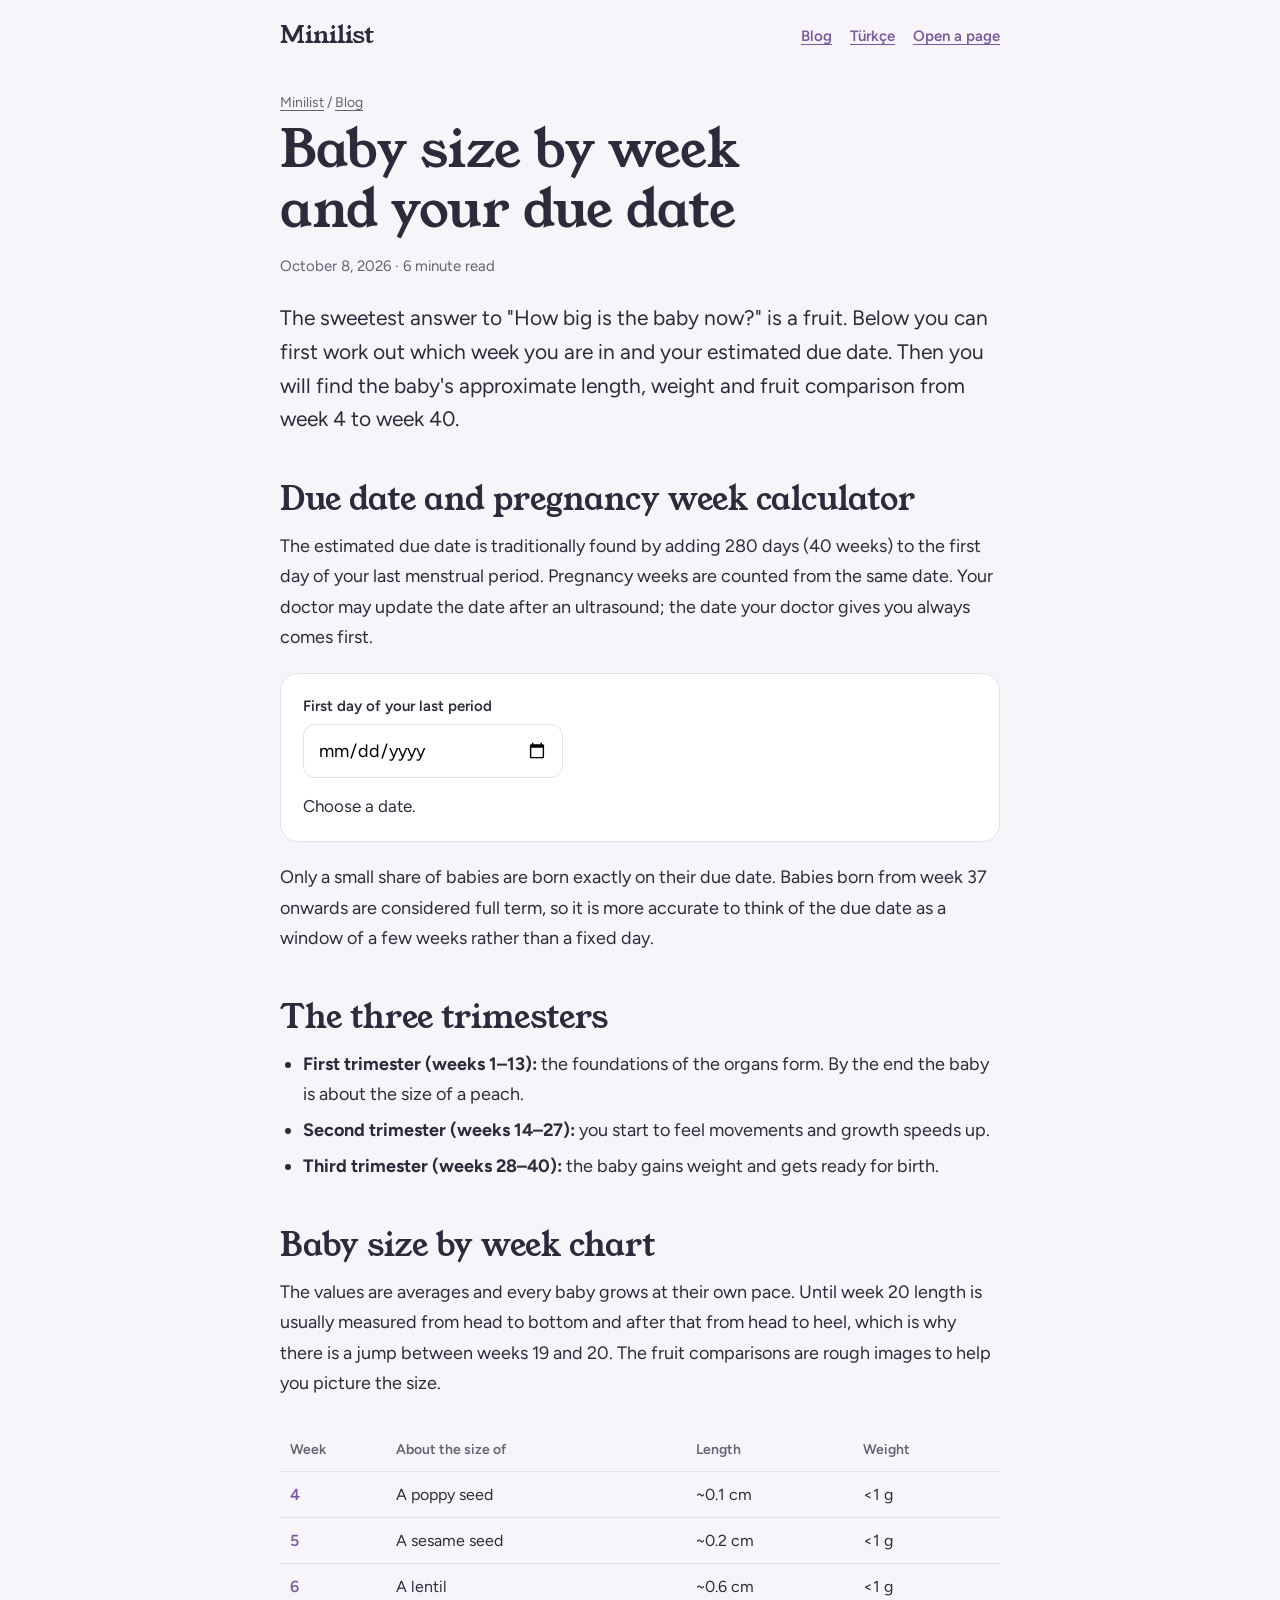
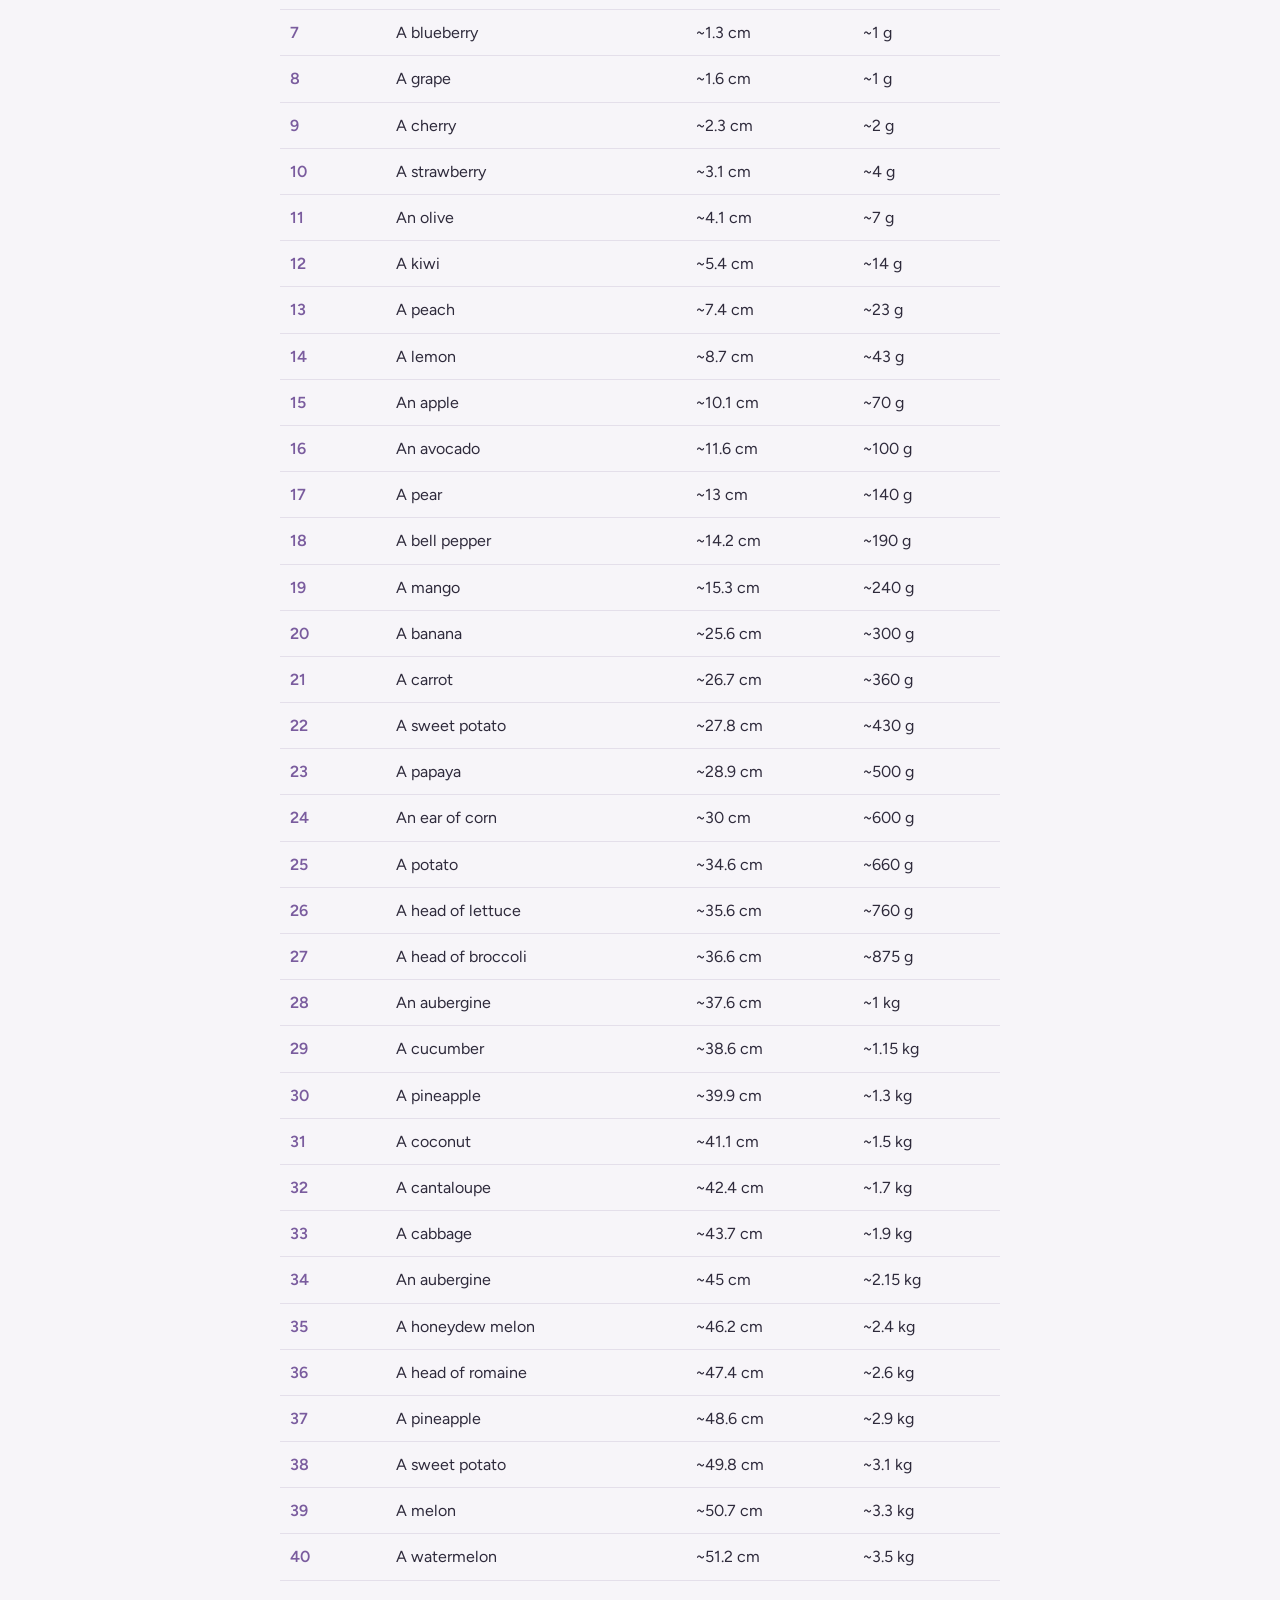
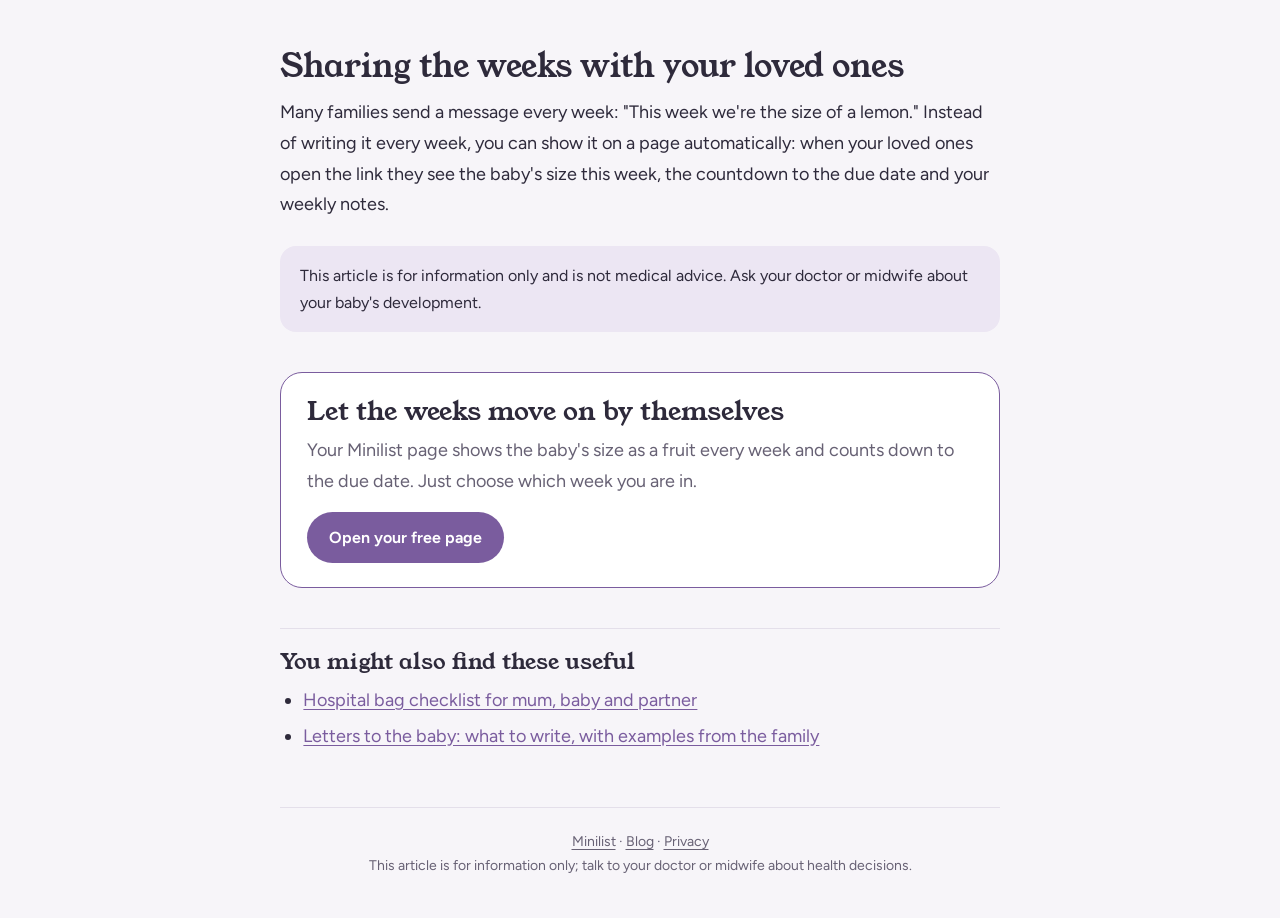
<file: en/blog/baby-size-by-week.html>
<!DOCTYPE html>
<html lang="en"><head><meta charset="UTF-8"><meta name="viewport" content="width=device-width,initial-scale=1">
<title>Baby Size by Week (Fruit Chart) and Due Date Calculator | Minilist</title>
<meta name="description" content="How big is your baby this week? A week-by-week fruit chart with approximate length and weight, plus a due date and pregnancy week calculator from your last period.">
<link rel="canonical" href="https://minilist-flame.vercel.app/en/blog/baby-size-by-week">
<link rel="alternate" hreflang="en" href="https://minilist-flame.vercel.app/en/blog/baby-size-by-week"><link rel="alternate" hreflang="tr" href="https://minilist-flame.vercel.app/blog/hafta-hafta-bebek-boyutu"><link rel="alternate" hreflang="x-default" href="https://minilist-flame.vercel.app/blog/hafta-hafta-bebek-boyutu">
<meta property="og:type" content="article"><meta property="og:title" content="Baby Size by Week and Due Date Calculator"><meta property="og:description" content="A fruit chart from week 4 to week 40, and a calculator."><meta property="og:url" content="https://minilist-flame.vercel.app/en/blog/baby-size-by-week"><meta property="og:locale" content="en_US">
<meta name="theme-color" content="#F7F5F9">
<link rel="stylesheet" href="/blog/blog.css">
<script type="application/ld+json">{"@context":"https://schema.org","@graph":[{"@type":"Article","headline":"Baby Size by Week (Fruit Chart) and Due Date Calculator","description":"A week-by-week fruit chart with approximate length and weight, plus a due date calculator.","datePublished":"2026-10-08","dateModified":"2026-10-08","inLanguage":"en","author":{"@type":"Organization","name":"Minilist"},"publisher":{"@type":"Organization","name":"Minilist","url":"https://minilist-flame.vercel.app/"},"mainEntityOfPage":"https://minilist-flame.vercel.app/en/blog/baby-size-by-week"},{"@type":"BreadcrumbList","itemListElement":[{"@type":"ListItem","position":1,"name":"Minilist","item":"https://minilist-flame.vercel.app/"},{"@type":"ListItem","position":2,"name":"Blog","item":"https://minilist-flame.vercel.app/en/blog"},{"@type":"ListItem","position":3,"name":"Baby size by week"}]}]}</script>
</head><body>
<header class="top"><a class="logo" href="/">Minilist</a><nav><a href="/en/blog">Blog</a><a href="/blog/hafta-hafta-bebek-boyutu" hreflang="tr" lang="tr">Türkçe</a><a href="/#/">Open a page</a></nav></header>
<main>
<p class="crumb"><a href="/">Minilist</a> / <a href="/en/blog">Blog</a></p>
<article>
<h1>Baby size by week and your due date</h1>
<p class="meta">October 8, 2026 · 6 minute read</p>
<p class="lead">The sweetest answer to "How big is the baby now?" is a fruit. Below you can first work out which week you are in and your estimated due date. Then you will find the baby's approximate length, weight and fruit comparison from week 4 to week 40.</p>

<h2 id="calculate">Due date and pregnancy week calculator</h2>
<p>The estimated due date is traditionally found by adding 280 days (40 weeks) to the first day of your last menstrual period. Pregnancy weeks are counted from the same date. Your doctor may update the date after an ultrasound; the date your doctor gives you always comes first.</p>
<div class="calc"><label for="lmp">First day of your last period</label><input id="lmp" type="date"><output id="out" for="lmp" aria-live="polite">Choose a date.</output></div>
<script>
(function(){var i=document.getElementById('lmp'),o=document.getElementById('out');
i.addEventListener('input',function(){if(!i.value){o.textContent='Choose a date.';return}
var p=i.value.split('-').map(Number),l=Date.UTC(p[0],p[1]-1,p[2]),n=new Date(),t=Date.UTC(n.getFullYear(),n.getMonth(),n.getDate()),d=Math.floor((t-l)/864e5);
var due=new Date(l+280*864e5).toLocaleDateString('en-US',{day:'numeric',month:'long',year:'numeric',timeZone:'UTC'});
o.textContent='';var b=document.createElement('b');b.textContent=due;o.append('Your estimated due date: ',b);
var s=document.createElement('span');s.style.display='block';
if(d<0)s.textContent='The date you chose seems to be in the future.';else if(d>300)s.textContent='This date looks more than 42 weeks ago.';else s.textContent='Today you are '+Math.floor(d/7)+' weeks and '+(d%7)+' days pregnant.';
o.append(s)})})();
</script>
<p>Only a small share of babies are born exactly on their due date. Babies born from week 37 onwards are considered full term, so it is more accurate to think of the due date as a window of a few weeks rather than a fixed day.</p>

<h2 id="trimesters">The three trimesters</h2>
<ul>
<li><b>First trimester (weeks 1–13):</b> the foundations of the organs form. By the end the baby is about the size of a peach.</li>
<li><b>Second trimester (weeks 14–27):</b> you start to feel movements and growth speeds up.</li>
<li><b>Third trimester (weeks 28–40):</b> the baby gains weight and gets ready for birth.</li>
</ul>

<h2 id="chart">Baby size by week chart</h2>
<p>The values are averages and every baby grows at their own pace. Until week 20 length is usually measured from head to bottom and after that from head to heel, which is why there is a jump between weeks 19 and 20. The fruit comparisons are rough images to help you picture the size.</p>
<div class="tw"><table>
<thead><tr><th>Week</th><th>About the size of</th><th>Length</th><th>Weight</th></tr></thead>
<tbody>
<tr><td>4</td><td>A poppy seed</td><td>~0.1 cm</td><td>&lt;1 g</td></tr>
<tr><td>5</td><td>A sesame seed</td><td>~0.2 cm</td><td>&lt;1 g</td></tr>
<tr><td>6</td><td>A lentil</td><td>~0.6 cm</td><td>&lt;1 g</td></tr>
<tr><td>7</td><td>A blueberry</td><td>~1.3 cm</td><td>~1 g</td></tr>
<tr><td>8</td><td>A grape</td><td>~1.6 cm</td><td>~1 g</td></tr>
<tr><td>9</td><td>A cherry</td><td>~2.3 cm</td><td>~2 g</td></tr>
<tr><td>10</td><td>A strawberry</td><td>~3.1 cm</td><td>~4 g</td></tr>
<tr><td>11</td><td>An olive</td><td>~4.1 cm</td><td>~7 g</td></tr>
<tr><td>12</td><td>A kiwi</td><td>~5.4 cm</td><td>~14 g</td></tr>
<tr><td>13</td><td>A peach</td><td>~7.4 cm</td><td>~23 g</td></tr>
<tr><td>14</td><td>A lemon</td><td>~8.7 cm</td><td>~43 g</td></tr>
<tr><td>15</td><td>An apple</td><td>~10.1 cm</td><td>~70 g</td></tr>
<tr><td>16</td><td>An avocado</td><td>~11.6 cm</td><td>~100 g</td></tr>
<tr><td>17</td><td>A pear</td><td>~13 cm</td><td>~140 g</td></tr>
<tr><td>18</td><td>A bell pepper</td><td>~14.2 cm</td><td>~190 g</td></tr>
<tr><td>19</td><td>A mango</td><td>~15.3 cm</td><td>~240 g</td></tr>
<tr><td>20</td><td>A banana</td><td>~25.6 cm</td><td>~300 g</td></tr>
<tr><td>21</td><td>A carrot</td><td>~26.7 cm</td><td>~360 g</td></tr>
<tr><td>22</td><td>A sweet potato</td><td>~27.8 cm</td><td>~430 g</td></tr>
<tr><td>23</td><td>A papaya</td><td>~28.9 cm</td><td>~500 g</td></tr>
<tr><td>24</td><td>An ear of corn</td><td>~30 cm</td><td>~600 g</td></tr>
<tr><td>25</td><td>A potato</td><td>~34.6 cm</td><td>~660 g</td></tr>
<tr><td>26</td><td>A head of lettuce</td><td>~35.6 cm</td><td>~760 g</td></tr>
<tr><td>27</td><td>A head of broccoli</td><td>~36.6 cm</td><td>~875 g</td></tr>
<tr><td>28</td><td>An aubergine</td><td>~37.6 cm</td><td>~1 kg</td></tr>
<tr><td>29</td><td>A cucumber</td><td>~38.6 cm</td><td>~1.15 kg</td></tr>
<tr><td>30</td><td>A pineapple</td><td>~39.9 cm</td><td>~1.3 kg</td></tr>
<tr><td>31</td><td>A coconut</td><td>~41.1 cm</td><td>~1.5 kg</td></tr>
<tr><td>32</td><td>A cantaloupe</td><td>~42.4 cm</td><td>~1.7 kg</td></tr>
<tr><td>33</td><td>A cabbage</td><td>~43.7 cm</td><td>~1.9 kg</td></tr>
<tr><td>34</td><td>An aubergine</td><td>~45 cm</td><td>~2.15 kg</td></tr>
<tr><td>35</td><td>A honeydew melon</td><td>~46.2 cm</td><td>~2.4 kg</td></tr>
<tr><td>36</td><td>A head of romaine</td><td>~47.4 cm</td><td>~2.6 kg</td></tr>
<tr><td>37</td><td>A pineapple</td><td>~48.6 cm</td><td>~2.9 kg</td></tr>
<tr><td>38</td><td>A sweet potato</td><td>~49.8 cm</td><td>~3.1 kg</td></tr>
<tr><td>39</td><td>A melon</td><td>~50.7 cm</td><td>~3.3 kg</td></tr>
<tr><td>40</td><td>A watermelon</td><td>~51.2 cm</td><td>~3.5 kg</td></tr>
</tbody></table></div>

<h2 id="sharing">Sharing the weeks with your loved ones</h2>
<p>Many families send a message every week: "This week we're the size of a lemon." Instead of writing it every week, you can show it on a page automatically: when your loved ones open the link they see the baby's size this week, the countdown to the due date and your weekly notes.</p>
<div class="note">This article is for information only and is not medical advice. Ask your doctor or midwife about your baby's development.</div>
</article>

<section class="cta"><h2>Let the weeks move on by themselves</h2><p>Your Minilist page shows the baby's size as a fruit every week and counts down to the due date. Just choose which week you are in.</p><a class="btn" href="/#/">Open your free page</a></section>

<section class="rel"><h2>You might also find these useful</h2><ul><li><a href="/en/blog/hospital-bag-checklist">Hospital bag checklist for mum, baby and partner</a></li><li><a href="/en/blog/letters-to-baby">Letters to the baby: what to write, with examples from the family</a></li></ul></section>
</main>
<footer class="foot"><a href="/">Minilist</a> · <a href="/en/blog">Blog</a> · <a href="/#/privacy">Privacy</a><br>This article is for information only; talk to your doctor or midwife about health decisions.</footer>
</body></html>
</file>
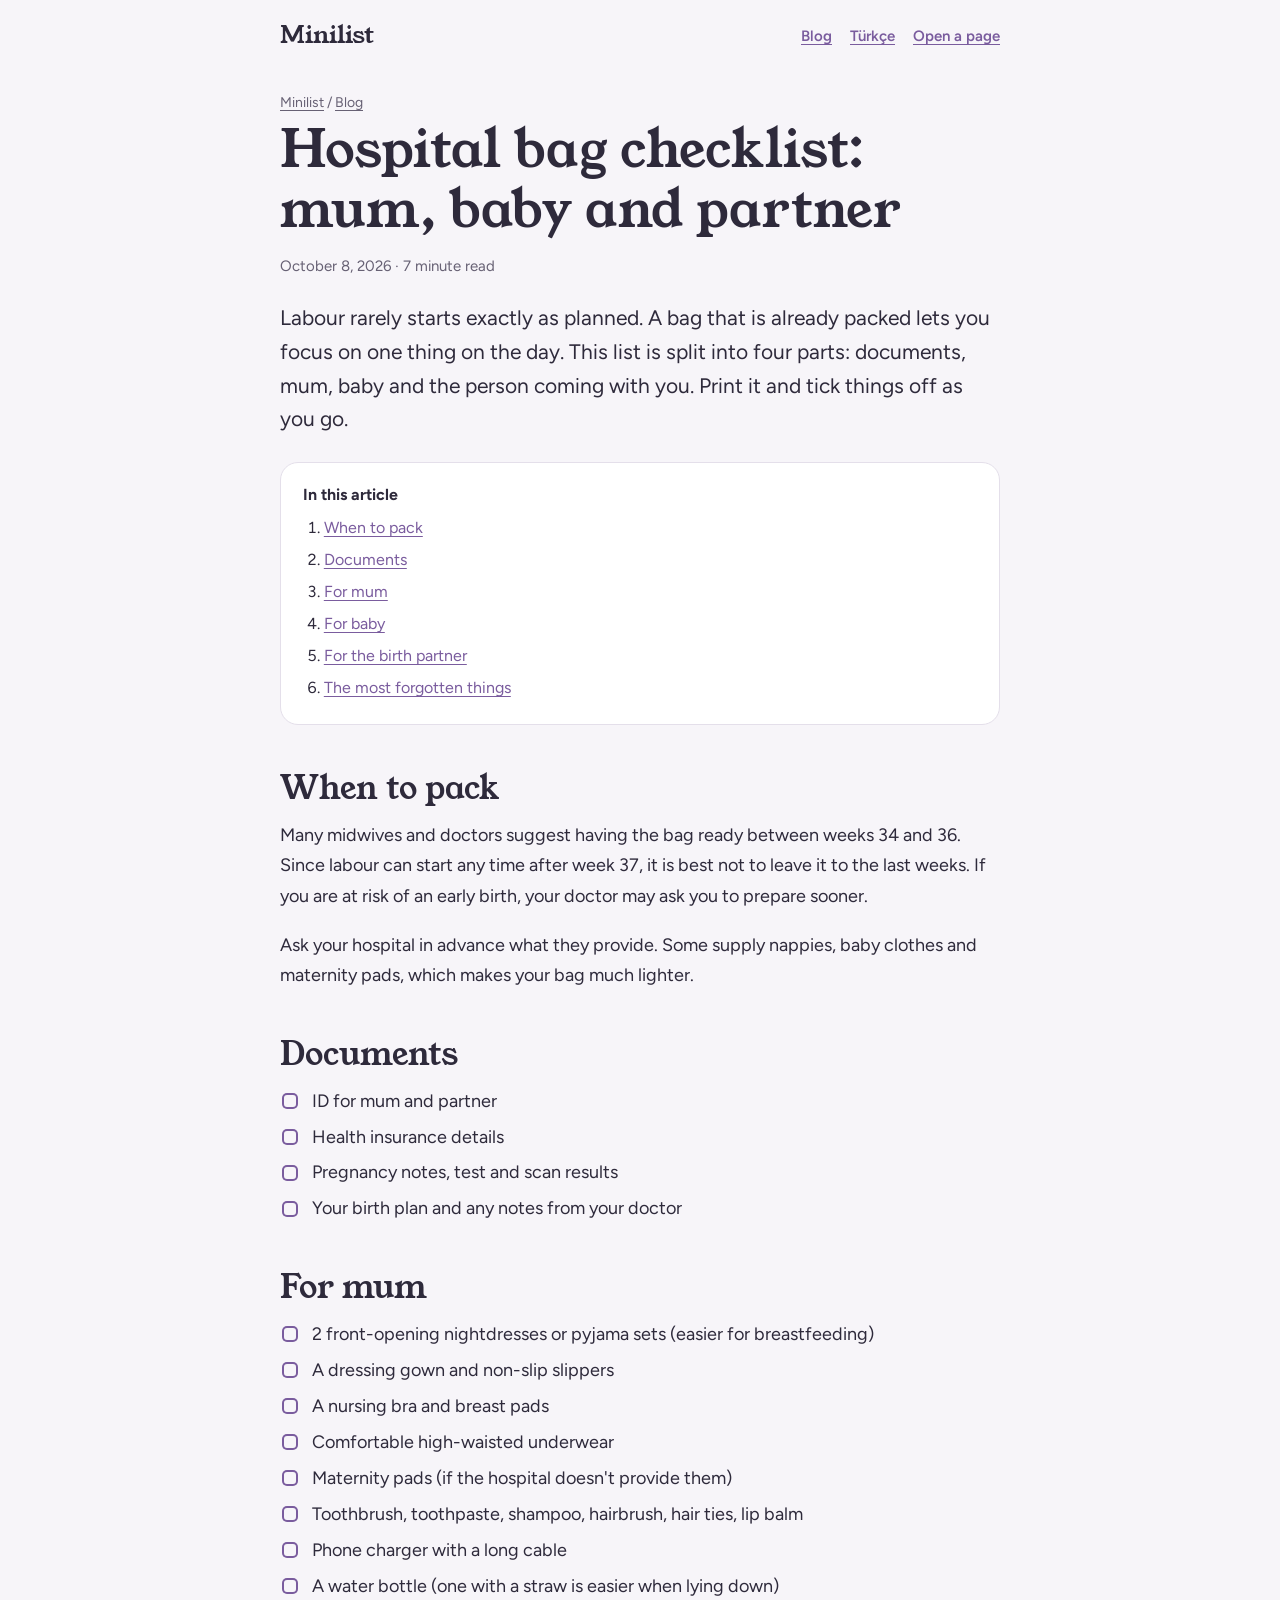
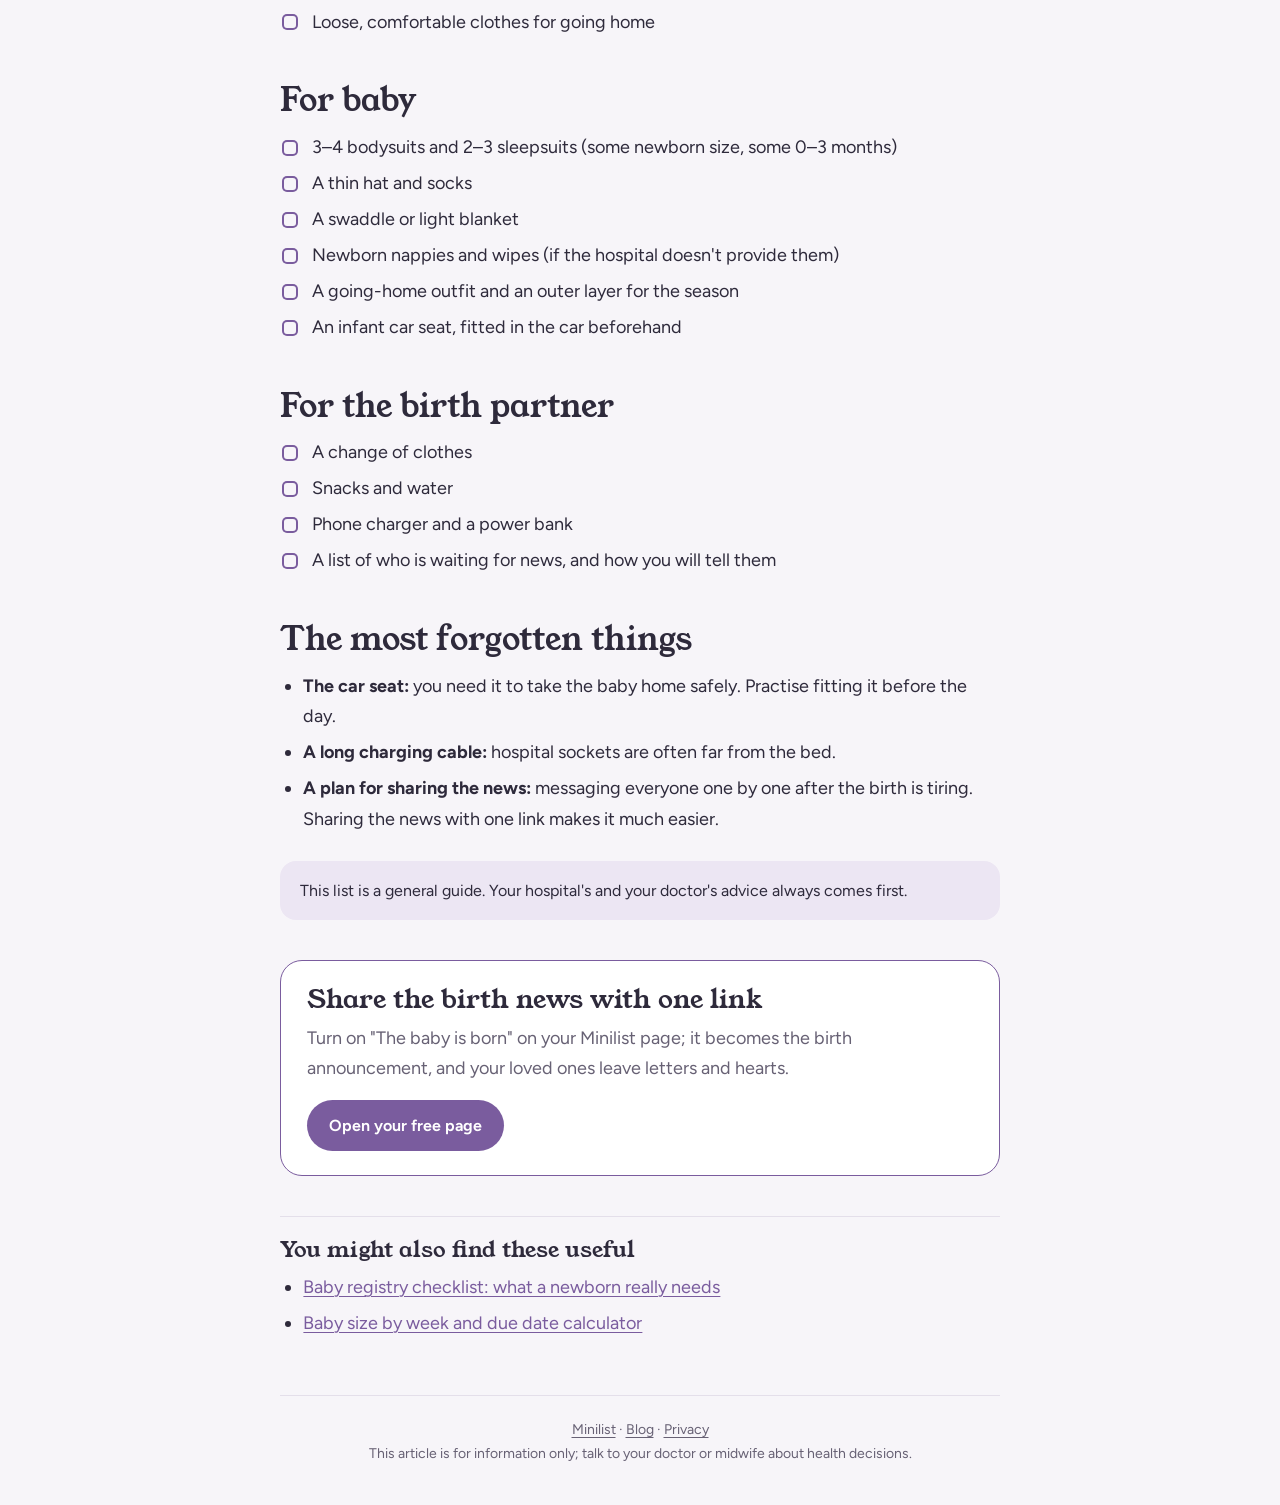
<file: en/blog/hospital-bag-checklist.html>
<!DOCTYPE html>
<html lang="en"><head><meta charset="UTF-8"><meta name="viewport" content="width=device-width,initial-scale=1">
<title>Hospital Bag Checklist: What to Pack for Mum, Baby and Partner | Minilist</title>
<meta name="description" content="When should you pack your hospital bag and what goes in it? A simple checklist for documents, mum, baby and the birth partner, plus the things people forget most.">
<link rel="canonical" href="https://minilist-flame.vercel.app/en/blog/hospital-bag-checklist">
<link rel="alternate" hreflang="en" href="https://minilist-flame.vercel.app/en/blog/hospital-bag-checklist"><link rel="alternate" hreflang="tr" href="https://minilist-flame.vercel.app/blog/dogum-cantasi-listesi"><link rel="alternate" hreflang="x-default" href="https://minilist-flame.vercel.app/blog/dogum-cantasi-listesi">
<meta property="og:type" content="article"><meta property="og:title" content="Hospital Bag Checklist for Mum, Baby and Partner"><meta property="og:description" content="A complete, simple list for your hospital bag."><meta property="og:url" content="https://minilist-flame.vercel.app/en/blog/hospital-bag-checklist"><meta property="og:locale" content="en_US">
<meta name="theme-color" content="#F7F5F9">
<link rel="stylesheet" href="/blog/blog.css">
<script type="application/ld+json">{"@context":"https://schema.org","@graph":[{"@type":"Article","headline":"Hospital Bag Checklist: What to Pack for Mum, Baby and Partner","description":"When should you pack your hospital bag and what goes in it?","datePublished":"2026-10-08","dateModified":"2026-10-08","inLanguage":"en","author":{"@type":"Organization","name":"Minilist"},"publisher":{"@type":"Organization","name":"Minilist","url":"https://minilist-flame.vercel.app/"},"mainEntityOfPage":"https://minilist-flame.vercel.app/en/blog/hospital-bag-checklist"},{"@type":"BreadcrumbList","itemListElement":[{"@type":"ListItem","position":1,"name":"Minilist","item":"https://minilist-flame.vercel.app/"},{"@type":"ListItem","position":2,"name":"Blog","item":"https://minilist-flame.vercel.app/en/blog"},{"@type":"ListItem","position":3,"name":"Hospital bag checklist"}]}]}</script>
</head><body>
<header class="top"><a class="logo" href="/">Minilist</a><nav><a href="/en/blog">Blog</a><a href="/blog/dogum-cantasi-listesi" hreflang="tr" lang="tr">Türkçe</a><a href="/#/">Open a page</a></nav></header>
<main>
<p class="crumb"><a href="/">Minilist</a> / <a href="/en/blog">Blog</a></p>
<article>
<h1>Hospital bag checklist: mum, baby and partner</h1>
<p class="meta">October 8, 2026 · 7 minute read</p>
<p class="lead">Labour rarely starts exactly as planned. A bag that is already packed lets you focus on one thing on the day. This list is split into four parts: documents, mum, baby and the person coming with you. Print it and tick things off as you go.</p>
<nav class="toc" aria-label="Contents"><b>In this article</b><ol><li><a href="#when">When to pack</a></li><li><a href="#documents">Documents</a></li><li><a href="#mum">For mum</a></li><li><a href="#baby">For baby</a></li><li><a href="#partner">For the birth partner</a></li><li><a href="#forgotten">The most forgotten things</a></li></ol></nav>

<h2 id="when">When to pack</h2>
<p>Many midwives and doctors suggest having the bag ready between weeks 34 and 36. Since labour can start any time after week 37, it is best not to leave it to the last weeks. If you are at risk of an early birth, your doctor may ask you to prepare sooner.</p>
<p>Ask your hospital in advance what they provide. Some supply nappies, baby clothes and maternity pads, which makes your bag much lighter.</p>

<h2 id="documents">Documents</h2>
<ul class="check">
<li>ID for mum and partner</li>
<li>Health insurance details</li>
<li>Pregnancy notes, test and scan results</li>
<li>Your birth plan and any notes from your doctor</li>
</ul>

<h2 id="mum">For mum</h2>
<ul class="check">
<li>2 front-opening nightdresses or pyjama sets (easier for breastfeeding)</li>
<li>A dressing gown and non-slip slippers</li>
<li>A nursing bra and breast pads</li>
<li>Comfortable high-waisted underwear</li>
<li>Maternity pads (if the hospital doesn't provide them)</li>
<li>Toothbrush, toothpaste, shampoo, hairbrush, hair ties, lip balm</li>
<li>Phone charger with a long cable</li>
<li>A water bottle (one with a straw is easier when lying down)</li>
<li>Loose, comfortable clothes for going home</li>
</ul>

<h2 id="baby">For baby</h2>
<ul class="check">
<li>3–4 bodysuits and 2–3 sleepsuits (some newborn size, some 0–3 months)</li>
<li>A thin hat and socks</li>
<li>A swaddle or light blanket</li>
<li>Newborn nappies and wipes (if the hospital doesn't provide them)</li>
<li>A going-home outfit and an outer layer for the season</li>
<li>An infant car seat, fitted in the car beforehand</li>
</ul>

<h2 id="partner">For the birth partner</h2>
<ul class="check">
<li>A change of clothes</li>
<li>Snacks and water</li>
<li>Phone charger and a power bank</li>
<li>A list of who is waiting for news, and how you will tell them</li>
</ul>

<h2 id="forgotten">The most forgotten things</h2>
<ul>
<li><b>The car seat:</b> you need it to take the baby home safely. Practise fitting it before the day.</li>
<li><b>A long charging cable:</b> hospital sockets are often far from the bed.</li>
<li><b>A plan for sharing the news:</b> messaging everyone one by one after the birth is tiring. Sharing the news with one link makes it much easier.</li>
</ul>
<div class="note">This list is a general guide. Your hospital's and your doctor's advice always comes first.</div>
</article>

<section class="cta"><h2>Share the birth news with one link</h2><p>Turn on "The baby is born" on your Minilist page; it becomes the birth announcement, and your loved ones leave letters and hearts.</p><a class="btn" href="/#/">Open your free page</a></section>

<section class="rel"><h2>You might also find these useful</h2><ul><li><a href="/en/blog/baby-registry-checklist">Baby registry checklist: what a newborn really needs</a></li><li><a href="/en/blog/baby-size-by-week">Baby size by week and due date calculator</a></li></ul></section>
</main>
<footer class="foot"><a href="/">Minilist</a> · <a href="/en/blog">Blog</a> · <a href="/#/privacy">Privacy</a><br>This article is for information only; talk to your doctor or midwife about health decisions.</footer>
</body></html>
</file>
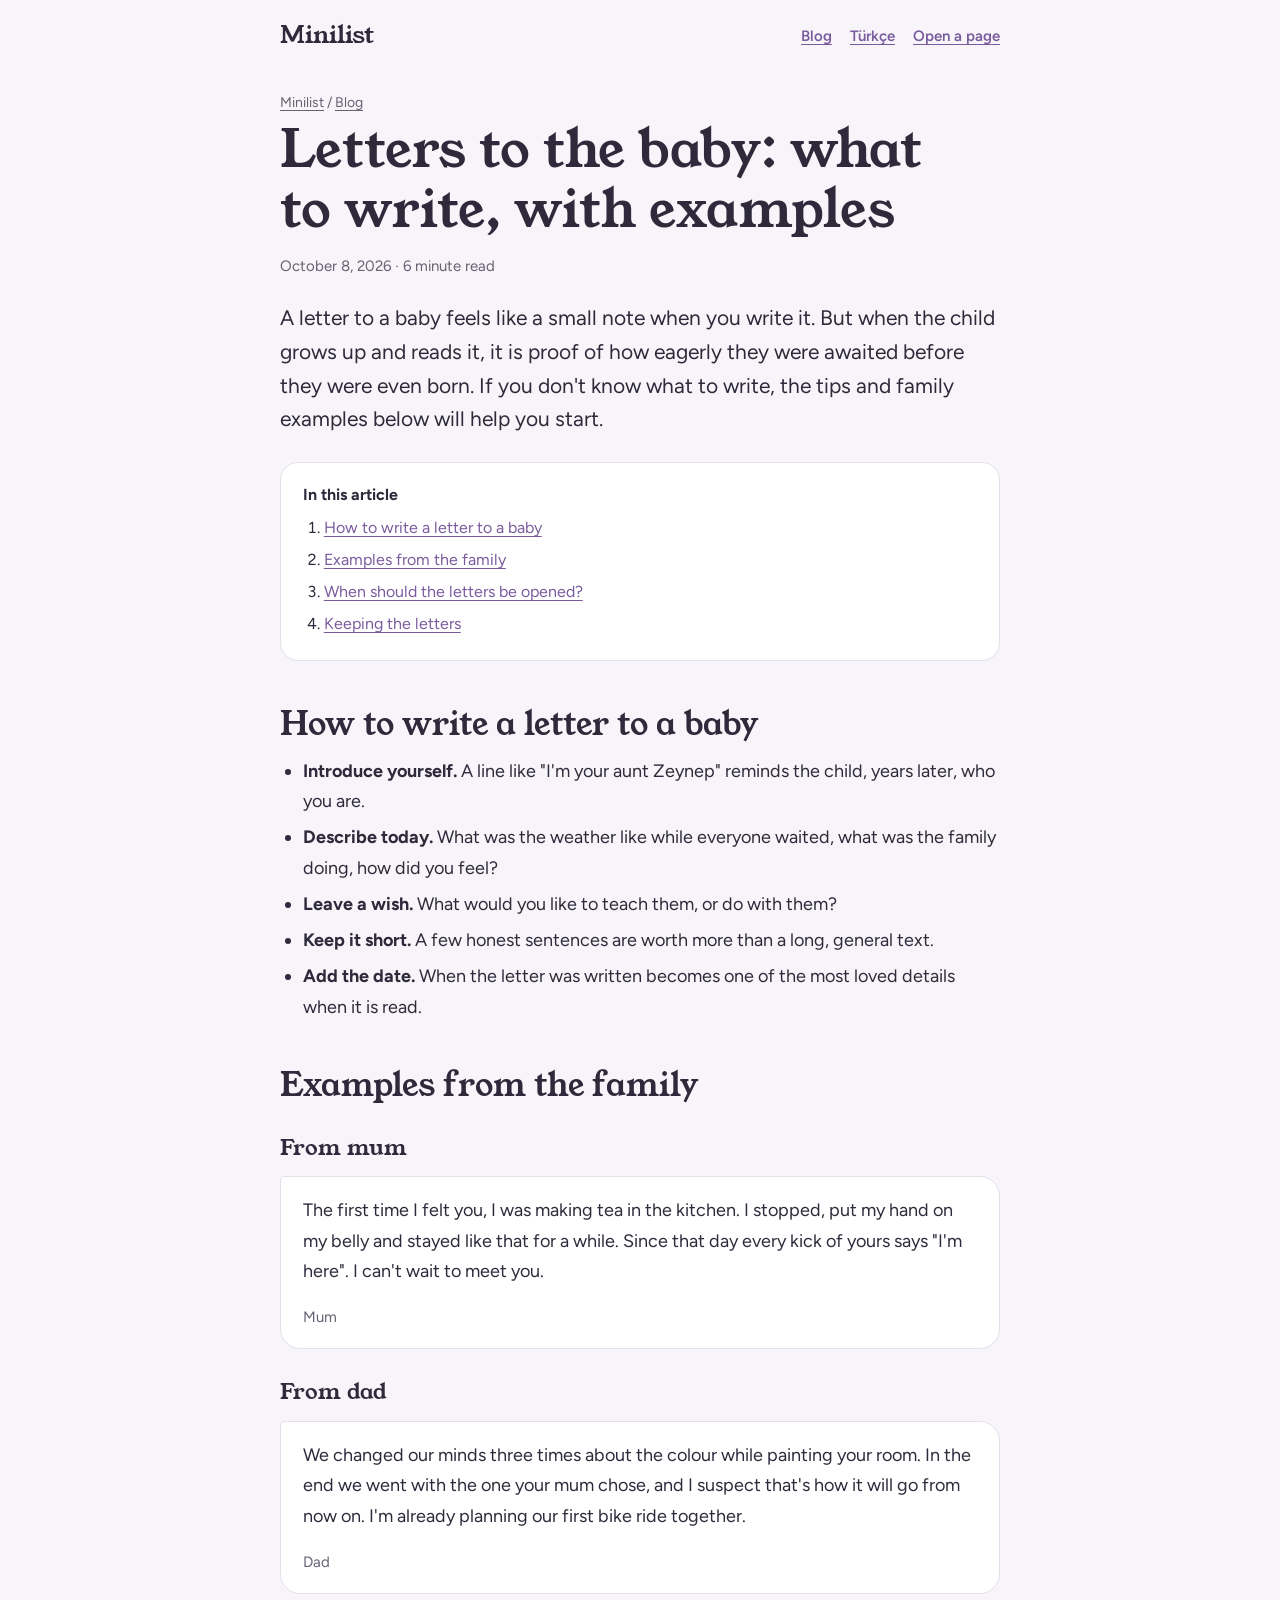
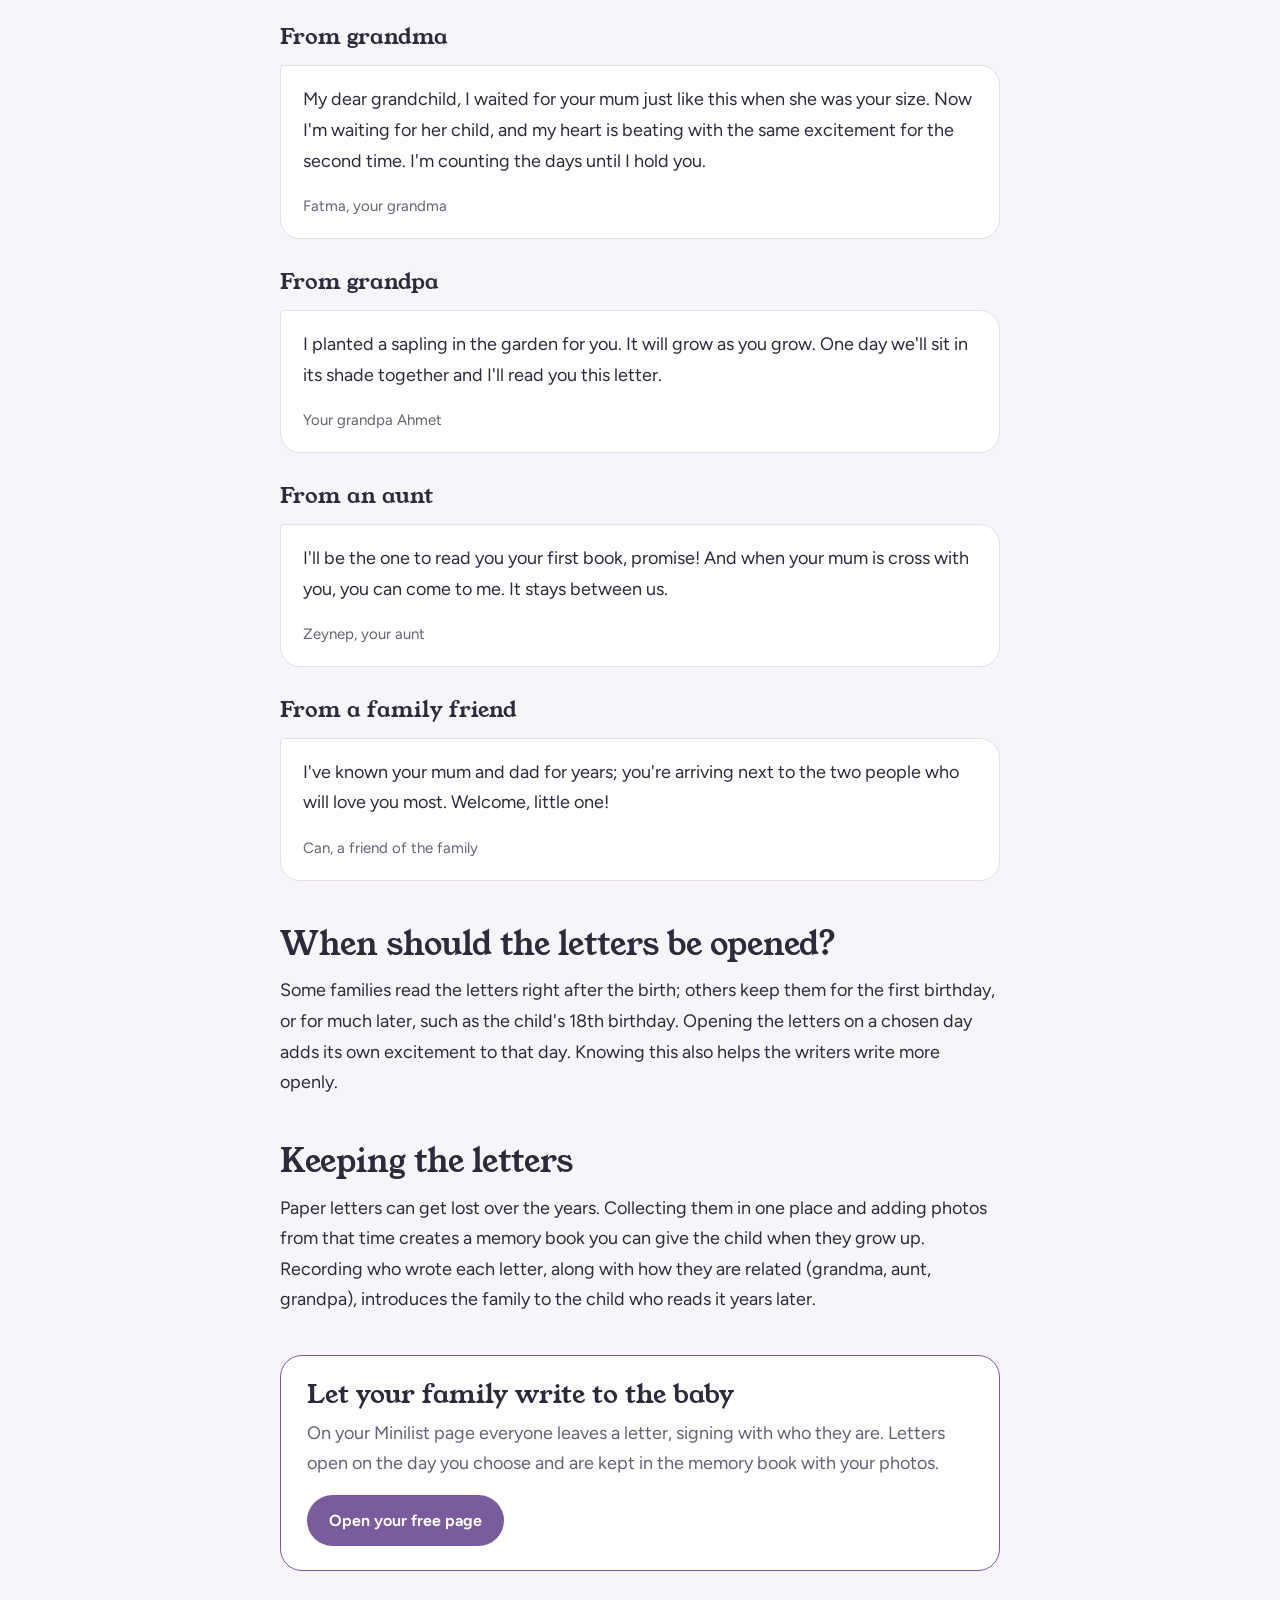
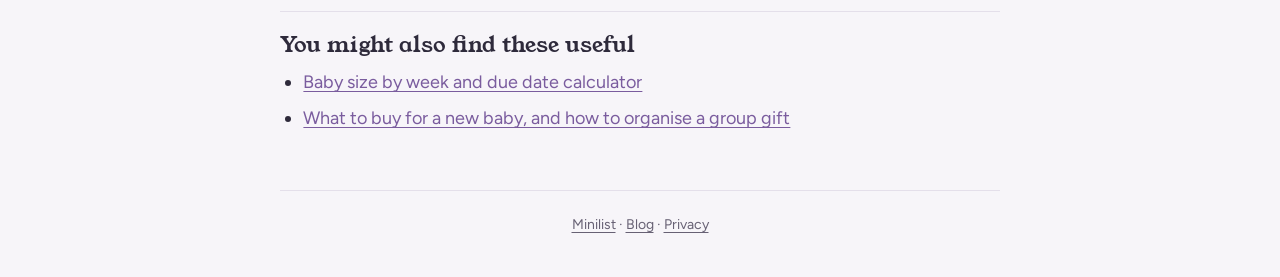
<file: en/blog/letters-to-baby.html>
<!DOCTYPE html>
<html lang="en"><head><meta charset="UTF-8"><meta name="viewport" content="width=device-width,initial-scale=1">
<title>Letters to Baby: What to Write, With Examples From the Family | Minilist</title>
<meta name="description" content="How do you write a letter to an unborn or newborn baby? Tips and short example letters from mum, dad, grandparents, aunts and family friends.">
<link rel="canonical" href="https://minilist-flame.vercel.app/en/blog/letters-to-baby">
<link rel="alternate" hreflang="en" href="https://minilist-flame.vercel.app/en/blog/letters-to-baby"><link rel="alternate" hreflang="tr" href="https://minilist-flame.vercel.app/blog/bebege-mektup-ornekleri"><link rel="alternate" hreflang="x-default" href="https://minilist-flame.vercel.app/blog/bebege-mektup-ornekleri">
<meta property="og:type" content="article"><meta property="og:title" content="Letters to Baby: What to Write, With Examples"><meta property="og:description" content="Short example letters to a baby from the whole family."><meta property="og:url" content="https://minilist-flame.vercel.app/en/blog/letters-to-baby"><meta property="og:locale" content="en_US">
<meta name="theme-color" content="#F7F5F9">
<link rel="stylesheet" href="/blog/blog.css">
<script type="application/ld+json">{"@context":"https://schema.org","@graph":[{"@type":"Article","headline":"Letters to Baby: What to Write, With Examples From the Family","description":"Tips and short example letters to a baby from the whole family.","datePublished":"2026-10-08","dateModified":"2026-10-08","inLanguage":"en","author":{"@type":"Organization","name":"Minilist"},"publisher":{"@type":"Organization","name":"Minilist","url":"https://minilist-flame.vercel.app/"},"mainEntityOfPage":"https://minilist-flame.vercel.app/en/blog/letters-to-baby"},{"@type":"BreadcrumbList","itemListElement":[{"@type":"ListItem","position":1,"name":"Minilist","item":"https://minilist-flame.vercel.app/"},{"@type":"ListItem","position":2,"name":"Blog","item":"https://minilist-flame.vercel.app/en/blog"},{"@type":"ListItem","position":3,"name":"Letters to baby"}]}]}</script>
</head><body>
<header class="top"><a class="logo" href="/">Minilist</a><nav><a href="/en/blog">Blog</a><a href="/blog/bebege-mektup-ornekleri" hreflang="tr" lang="tr">Türkçe</a><a href="/#/">Open a page</a></nav></header>
<main>
<p class="crumb"><a href="/">Minilist</a> / <a href="/en/blog">Blog</a></p>
<article>
<h1>Letters to the baby: what to write, with examples</h1>
<p class="meta">October 8, 2026 · 6 minute read</p>
<p class="lead">A letter to a baby feels like a small note when you write it. But when the child grows up and reads it, it is proof of how eagerly they were awaited before they were even born. If you don't know what to write, the tips and family examples below will help you start.</p>
<nav class="toc" aria-label="Contents"><b>In this article</b><ol><li><a href="#how">How to write a letter to a baby</a></li><li><a href="#examples">Examples from the family</a></li><li><a href="#open">When should the letters be opened?</a></li><li><a href="#keep">Keeping the letters</a></li></ol></nav>

<h2 id="how">How to write a letter to a baby</h2>
<ul>
<li><b>Introduce yourself.</b> A line like "I'm your aunt Zeynep" reminds the child, years later, who you are.</li>
<li><b>Describe today.</b> What was the weather like while everyone waited, what was the family doing, how did you feel?</li>
<li><b>Leave a wish.</b> What would you like to teach them, or do with them?</li>
<li><b>Keep it short.</b> A few honest sentences are worth more than a long, general text.</li>
<li><b>Add the date.</b> When the letter was written becomes one of the most loved details when it is read.</li>
</ul>

<h2 id="examples">Examples from the family</h2>
<h3>From mum</h3>
<div class="letter"><p>The first time I felt you, I was making tea in the kitchen. I stopped, put my hand on my belly and stayed like that for a while. Since that day every kick of yours says "I'm here". I can't wait to meet you.</p><p>Mum</p></div>
<h3>From dad</h3>
<div class="letter"><p>We changed our minds three times about the colour while painting your room. In the end we went with the one your mum chose, and I suspect that's how it will go from now on. I'm already planning our first bike ride together.</p><p>Dad</p></div>
<h3>From grandma</h3>
<div class="letter"><p>My dear grandchild, I waited for your mum just like this when she was your size. Now I'm waiting for her child, and my heart is beating with the same excitement for the second time. I'm counting the days until I hold you.</p><p>Fatma, your grandma</p></div>
<h3>From grandpa</h3>
<div class="letter"><p>I planted a sapling in the garden for you. It will grow as you grow. One day we'll sit in its shade together and I'll read you this letter.</p><p>Your grandpa Ahmet</p></div>
<h3>From an aunt</h3>
<div class="letter"><p>I'll be the one to read you your first book, promise! And when your mum is cross with you, you can come to me. It stays between us.</p><p>Zeynep, your aunt</p></div>
<h3>From a family friend</h3>
<div class="letter"><p>I've known your mum and dad for years; you're arriving next to the two people who will love you most. Welcome, little one!</p><p>Can, a friend of the family</p></div>

<h2 id="open">When should the letters be opened?</h2>
<p>Some families read the letters right after the birth; others keep them for the first birthday, or for much later, such as the child's 18th birthday. Opening the letters on a chosen day adds its own excitement to that day. Knowing this also helps the writers write more openly.</p>

<h2 id="keep">Keeping the letters</h2>
<p>Paper letters can get lost over the years. Collecting them in one place and adding photos from that time creates a memory book you can give the child when they grow up. Recording who wrote each letter, along with how they are related (grandma, aunt, grandpa), introduces the family to the child who reads it years later.</p>
</article>

<section class="cta"><h2>Let your family write to the baby</h2><p>On your Minilist page everyone leaves a letter, signing with who they are. Letters open on the day you choose and are kept in the memory book with your photos.</p><a class="btn" href="/#/">Open your free page</a></section>

<section class="rel"><h2>You might also find these useful</h2><ul><li><a href="/en/blog/baby-size-by-week">Baby size by week and due date calculator</a></li><li><a href="/en/blog/baby-gift-ideas">What to buy for a new baby, and how to organise a group gift</a></li></ul></section>
</main>
<footer class="foot"><a href="/">Minilist</a> · <a href="/en/blog">Blog</a> · <a href="/#/privacy">Privacy</a></footer>
</body></html>
</file>
<file: blog/blog.css>
@font-face{font-family:"Young Serif";src:url(/fonts/young-serif-latin-400.woff2) format("woff2");font-weight:400;font-display:swap;unicode-range:U+0000-00FF,U+0131,U+0152-0153,U+02BB-02BC,U+02C6,U+02DA,U+02DC,U+0304,U+0308,U+0329,U+2000-206F,U+20AC,U+2122,U+2191,U+2193,U+2212,U+2215,U+FEFF,U+FFFD}
@font-face{font-family:"Young Serif";src:url(/fonts/young-serif-latin-ext-400.woff2) format("woff2");font-weight:400;font-display:swap;unicode-range:U+0100-02BA,U+02BD-02C5,U+02C7-02CC,U+02CE-02D7,U+02DD-02FF,U+0304,U+0308,U+0329,U+1D00-1DBF,U+1E00-1E9F,U+1EF2-1EFF,U+2020,U+20A0-20AB,U+20AD-20C0,U+2113,U+2C60-2C7F,U+A720-A7FF}
@font-face{font-family:Figtree;src:url(/fonts/figtree-latin-wght.woff2) format("woff2");font-weight:300 900;font-display:swap;unicode-range:U+0000-00FF,U+0131,U+0152-0153,U+02BB-02BC,U+02C6,U+02DA,U+02DC,U+0304,U+0308,U+0329,U+2000-206F,U+20AC,U+2122,U+2191,U+2193,U+2212,U+2215,U+FEFF,U+FFFD}
@font-face{font-family:Figtree;src:url(/fonts/figtree-latin-ext-wght.woff2) format("woff2");font-weight:300 900;font-display:swap;unicode-range:U+0100-02BA,U+02BD-02C5,U+02C7-02CC,U+02CE-02D7,U+02DD-02FF,U+0304,U+0308,U+0329,U+1D00-1DBF,U+1E00-1E9F,U+1EF2-1EFF,U+2020,U+20A0-20AB,U+20AD-20C0,U+2113,U+2C60-2C7F,U+A720-A7FF}
:root{--bg:#F7F5F9;--card:#fff;--ink:#2E2A3B;--mu:#676174;--line:#E4DFEA;--ac:#7A5C9E;--soft:#ECE6F3;--warm:#F2B880;
  --serif:"Young Serif",Georgia,"Times New Roman",serif;--sans:Figtree,system-ui,-apple-system,"Segoe UI",sans-serif}
*{box-sizing:border-box}
html{-webkit-text-size-adjust:100%}
body{margin:0;background:var(--bg);color:var(--ink);font:400 18px/1.7 var(--sans)}
a{color:var(--ac);text-underline-offset:3px}
a:focus-visible{outline:3px solid var(--ac);outline-offset:3px}
.top,.foot,main{width:min(720px,calc(100% - 32px));margin-inline:auto}
.top{display:flex;justify-content:space-between;align-items:center;padding:20px 0}
.logo{font:400 24px/1 var(--serif);color:var(--ink);text-decoration:none}
.top nav a{margin-left:18px;font-size:15px;font-weight:600}
.crumb{font-size:14px;color:var(--mu);margin:20px 0 6px}
.crumb a{color:var(--mu)}
h1,h2,h3{font-family:var(--serif);font-weight:400;line-height:1.15;text-wrap:balance}
h1{font-size:clamp(34px,7vw,52px);margin:6px 0 14px}
h2{font-size:clamp(25px,4.6vw,32px);margin:46px 0 12px}
h3{font-size:22px;margin:30px 0 8px}
.meta{color:var(--mu);font-size:15px;margin-bottom:22px}
.lead{font-size:21px;line-height:1.6;margin:0 0 26px}
p{margin:0 0 1em}
ul,ol{padding-left:1.3em;margin:0 0 1.1em}
li{margin:.3em 0}
.check{list-style:none;padding:0}
.check li{position:relative;padding-left:32px}
.check li:before{content:"";position:absolute;left:2px;top:.42em;width:16px;height:16px;border-radius:5px;box-shadow:inset 0 0 0 2px var(--ac)}
.toc{background:var(--card);border:1px solid var(--line);border-radius:18px;padding:18px 22px;margin:0 0 30px;font-size:16px}
.toc b{display:block;margin-bottom:6px}
.toc ol{margin:0}
.note{background:var(--soft);border-radius:16px;padding:16px 20px;font-size:16px;margin:26px 0}
table{width:100%;border-collapse:collapse;font-size:16px;margin:12px 0 22px}
th,td{text-align:left;padding:9px 10px;border-bottom:1px solid var(--line);vertical-align:top}
th{color:var(--mu);font-weight:600;font-size:14px}
td:first-child{white-space:nowrap;font-weight:600;color:var(--ac)}
.tw{overflow-x:auto}
.cta{background:var(--card);border:1.5px solid var(--ac);border-radius:22px;padding:24px 26px;margin:40px 0}
.cta h2{margin:0 0 8px;font-size:26px}
.cta p{color:var(--mu);margin-bottom:16px}
.btn{display:inline-block;background:var(--ac);color:#fff;text-decoration:none;font-weight:650;border-radius:99px;padding:12px 22px;font-size:16px}
.calc{background:var(--card);border:1px solid var(--line);border-radius:18px;padding:20px 22px;margin:20px 0}
.calc label{display:block;font-weight:600;font-size:15px;margin-bottom:4px}
.calc input{font:inherit;padding:10px 14px;border:1.5px solid var(--line);border-radius:12px;width:100%;max-width:260px}
.calc output{display:block;margin-top:14px;font-size:17px}
.calc output b{font-family:var(--serif);font-weight:400;font-size:24px;color:var(--ac)}
.letter{background:var(--card);border:1px solid var(--line);border-radius:4px 20px 20px 20px;padding:18px 22px;margin:16px 0}
.letter p:last-child{margin:0;color:var(--mu);font-size:15px}
.rel{margin:34px 0 0;padding-top:20px;border-top:1px solid var(--line)}
.rel h2{font-size:22px;margin:0 0 10px}
.cards{list-style:none;padding:0;display:grid;gap:14px}
.cards li{margin:0}
.cards a{display:block;background:var(--card);border:1px solid var(--line);border-radius:18px;padding:20px 22px;text-decoration:none;color:var(--ink)}
.cards a:hover{border-color:var(--ac)}
.cards h2{font-size:24px;margin:0 0 6px}
.cards p{color:var(--mu);margin:0;font-size:16px}
.foot{border-top:1px solid var(--line);margin-top:56px;padding:22px 0 40px;font-size:14px;color:var(--mu);text-align:center}
.foot a{color:var(--mu)}
</file>
